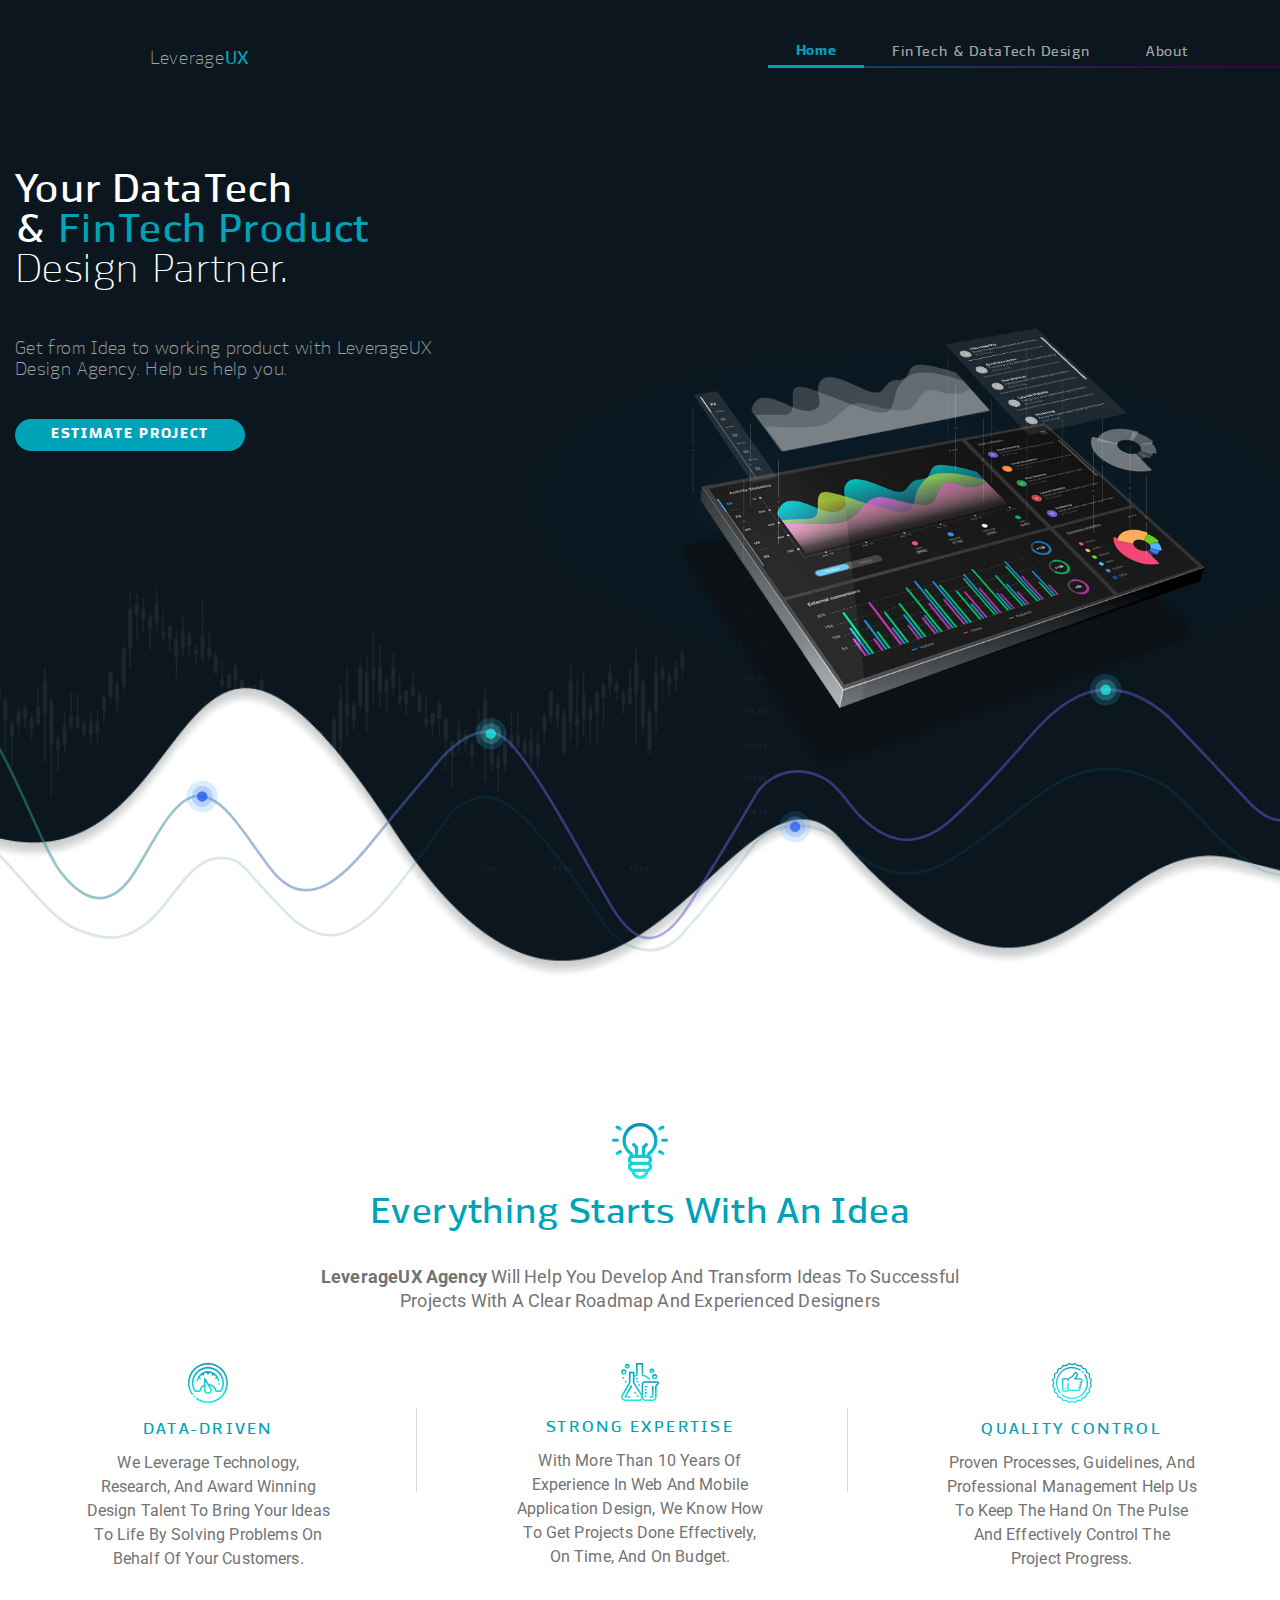
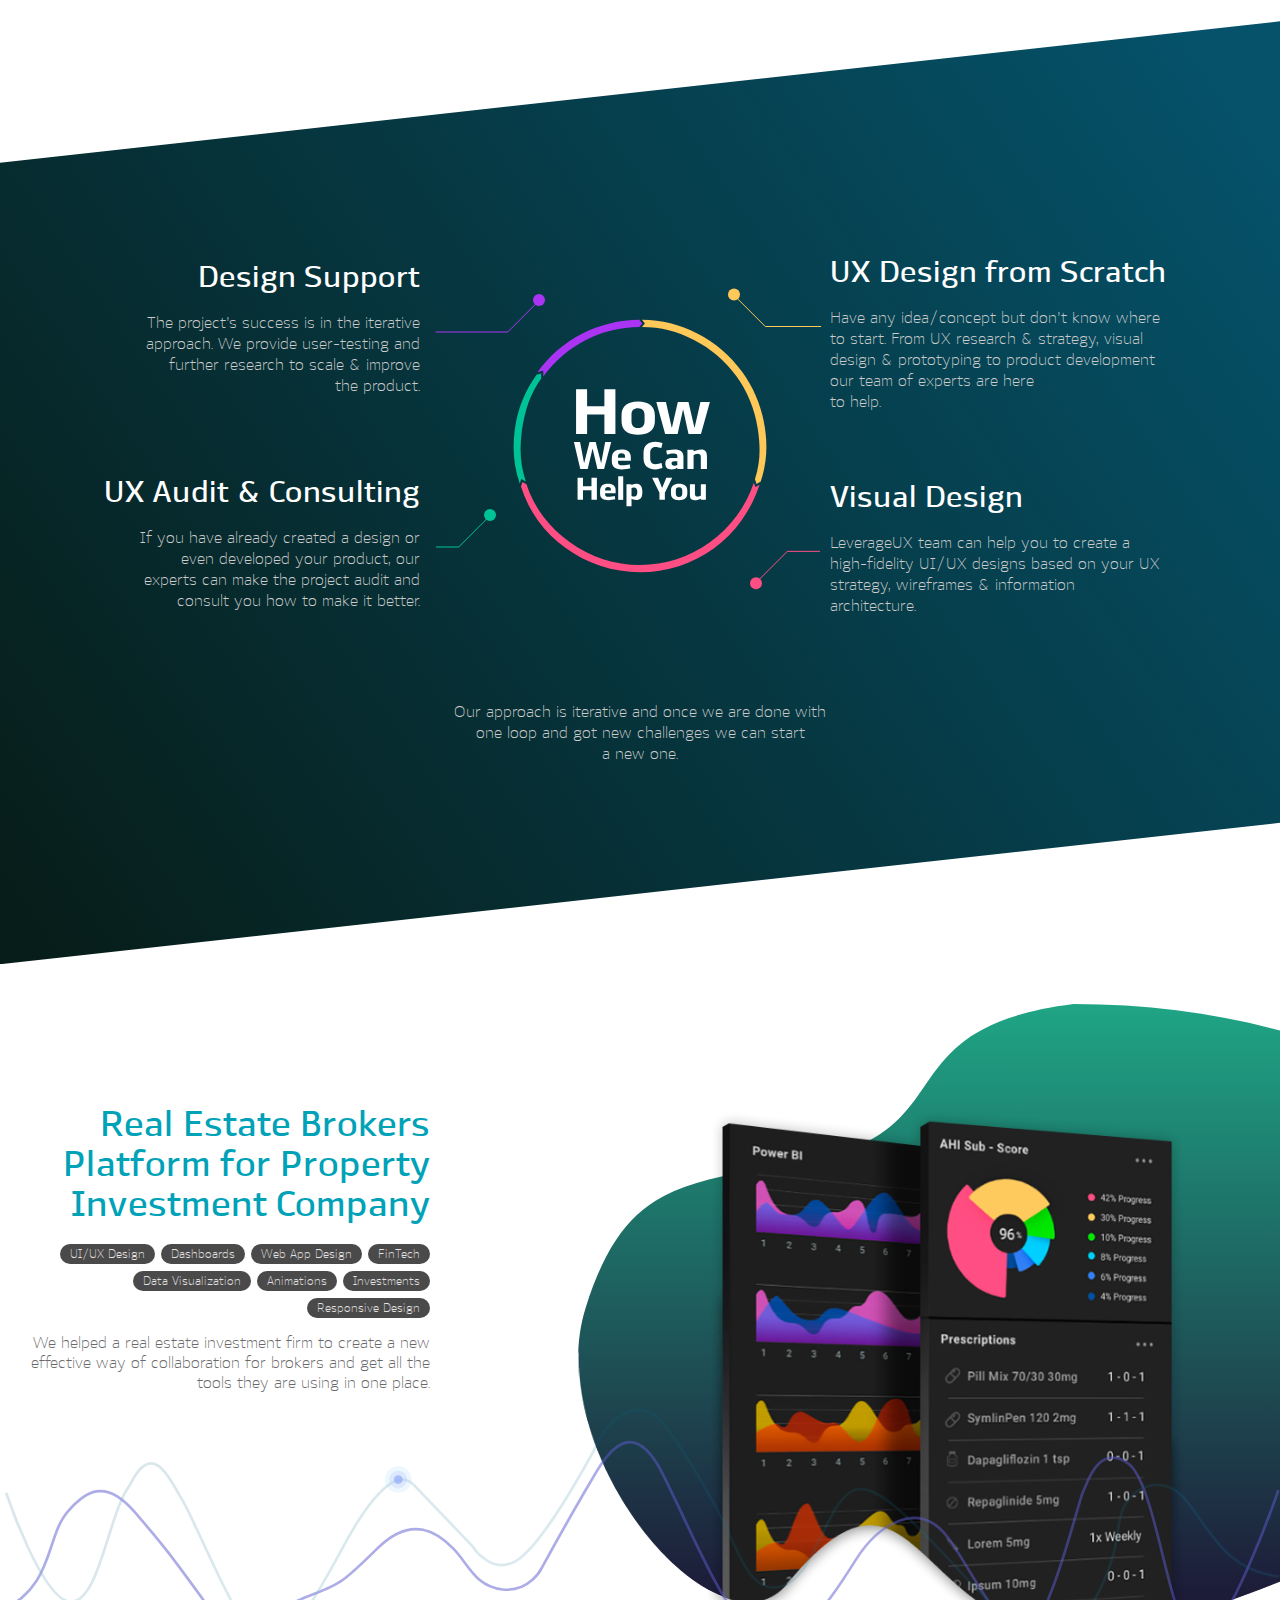
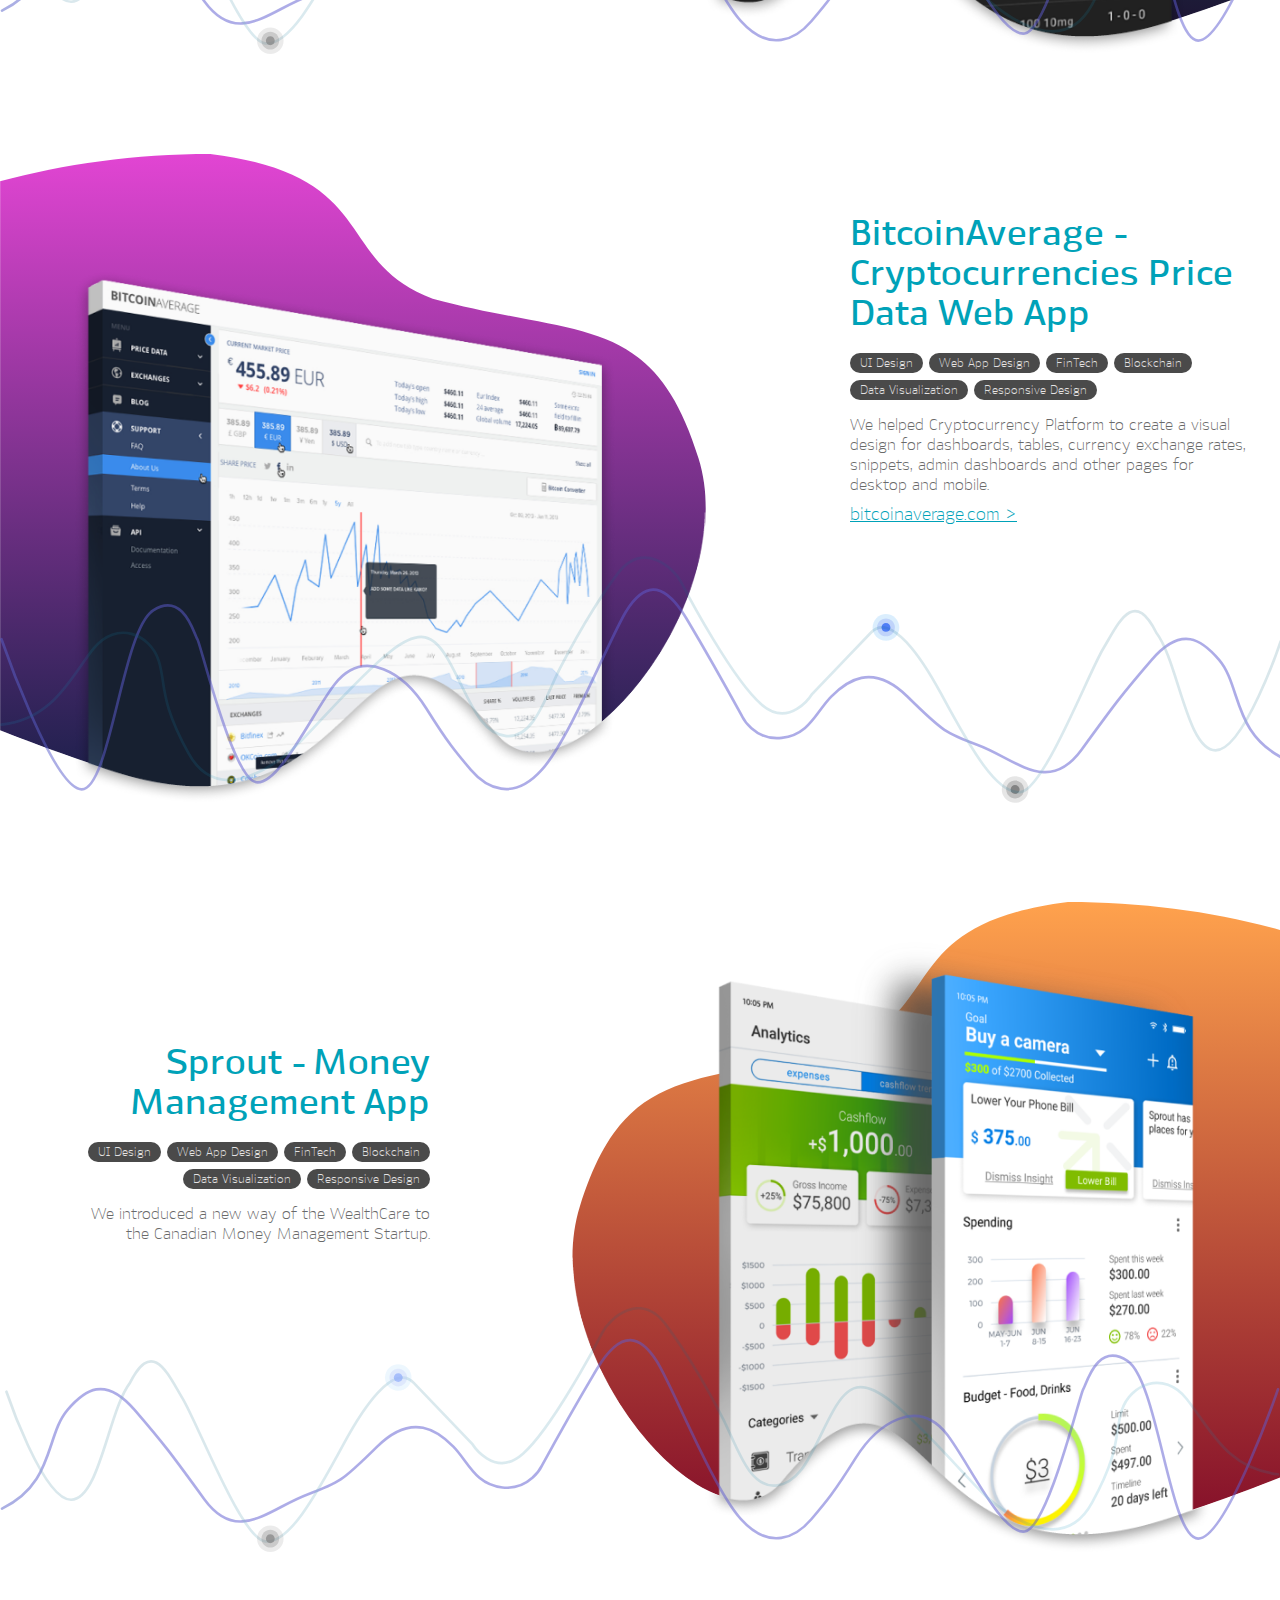
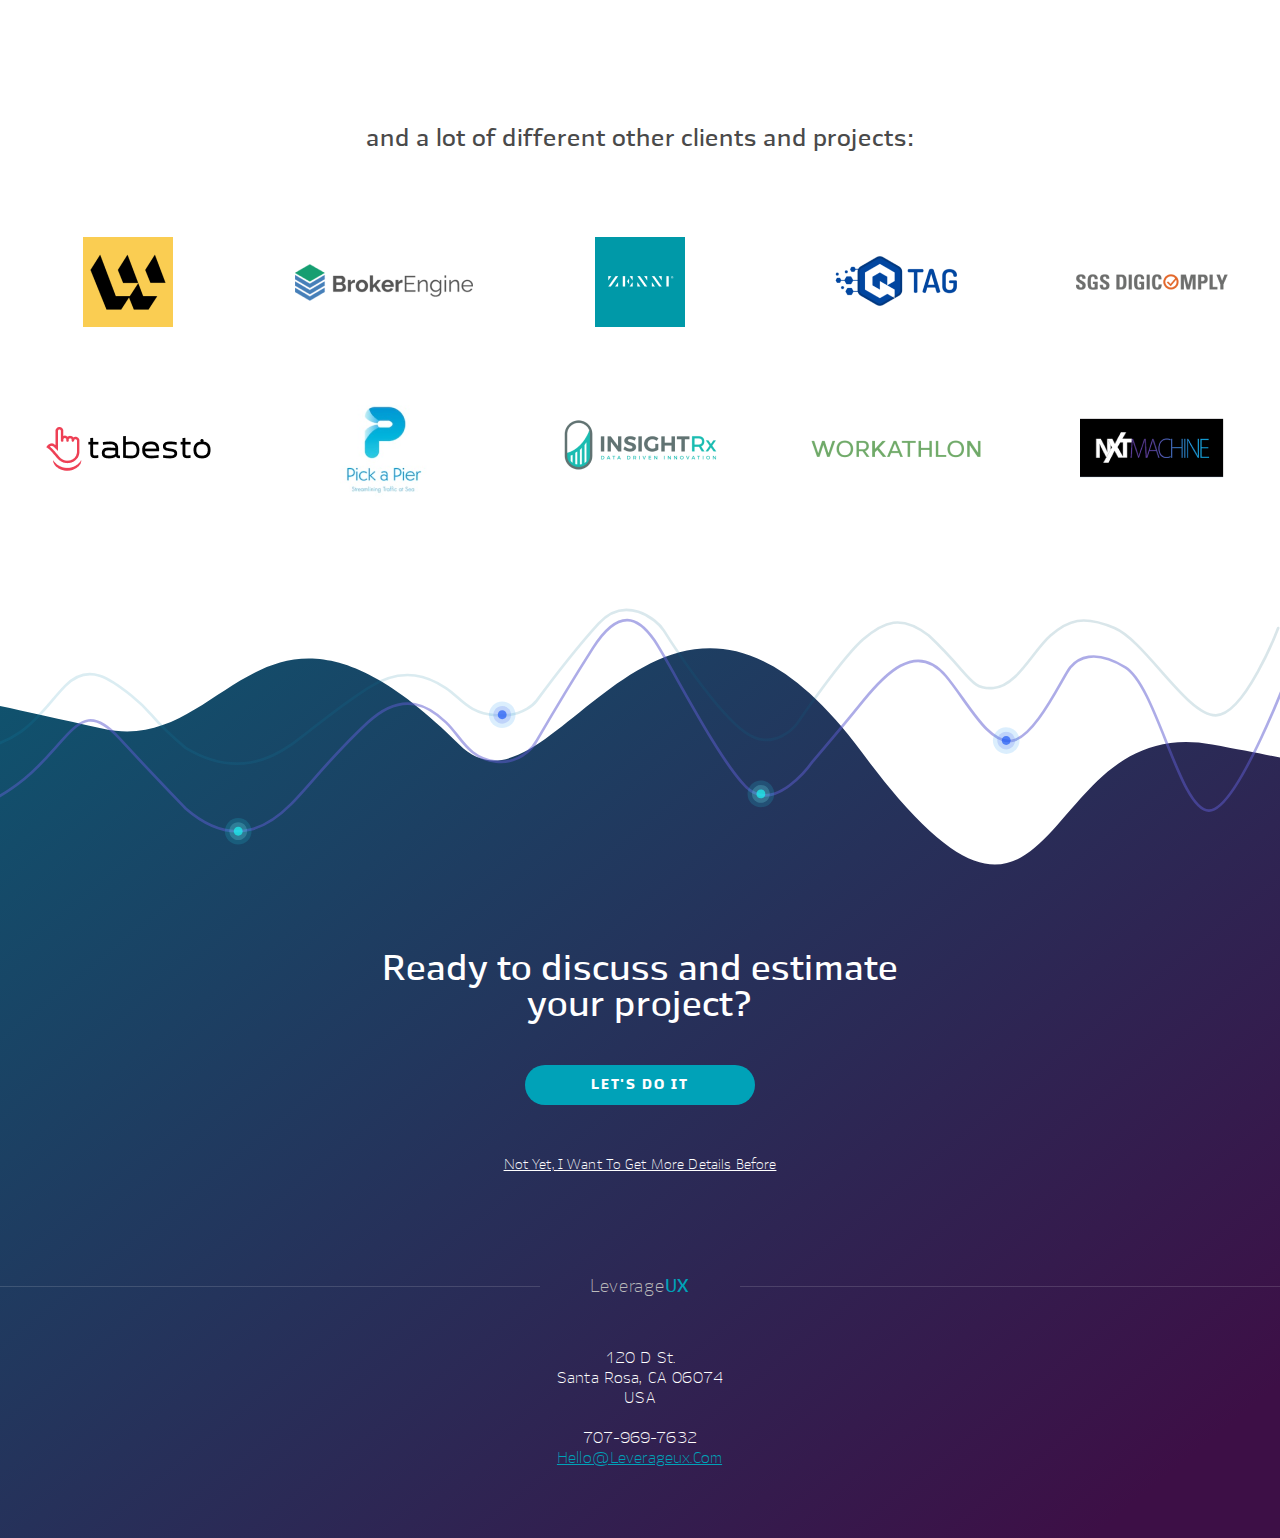
<file: index.html>
<!DOCTYPE html>
<html lang=ru>
	<head>
		<meta charset="UTF-8">
		<meta name="viewport" content="width=device-width, initial-scale=1">
		<meta name="theme-color" content="#0B161E">
		<meta name="description" content="LeverageUX Home">

		<link rel="icon" href="favicon.ico" type="img/favicon.ico" />
		<link rel="stylesheet" href="https://fonts.googleapis.com/css?family=Roboto">
		<link rel="stylesheet" href="css/fonts.css">
		<link rel="stylesheet" href="css/normalize.css">
		<link rel="stylesheet" href="css/global.css">

		<script src="https://ajax.googleapis.com/ajax/libs/jquery/3.4.1/jquery.min.js"></script>
		<script src="js/main.js"></script>
		<script src="js/home.js"></script>
    
		<title>LeverageUX Home</title>
	</head>
	<body class="index__page">
		<header class="header animated">
			<div class="header__container">
			<div class="header__block header__block_logo">
				<a class="header__logo animated" href="./index.html">Leverage<span>UX</span></a>
				<a id="btn_ep" href="./estimate.html" class="btn header__btn_ep">Estimate Project</a>
				<div id="btn_om" class="header__btn_om">
					<span></span><span></span><span></span>
				</div>
			</div>
			<div class="header__block header__block_menu">
	    		<nav id="menu" class="header__menu">
	    			<div class="menu__btn_back">
	    				<svg class="btn__back" width="32" height="20" viewBox="0 0 32 20" xmlns="http://www.w3.org/2000/svg">
							<path d="M1.38527 8.61473H27.2708L21.0941 2.43768C20.553 1.89688 20.553 1.01961 21.0941 0.478895C21.6352 -0.0622196 22.5125 -0.0622196 23.0528 0.478895L31.5942 9.02041C32.1353 9.56121 32.1353 10.4386 31.5942 10.9792L23.0528 19.5211C22.7823 19.7917 22.4279 19.9269 22.0735 19.9269C21.7191 19.9269 21.3646 19.7917 21.0941 19.5211C20.553 18.9803 20.553 18.103 21.0941 17.5624L27.2708 11.385H1.38527C0.620314 11.385 0 10.7648 0 9.99984C0 9.23489 0.620234 8.61473 1.38527 8.61473Z"/>
						</svg>
	    			</div>
	    			<div class="header__menu_link active">
	    				<img class="menu__link_img" src="./img/home.svg" alt="home">
	    				<a href="./index.html">Home</a>
	    				<div class="link__line active"></div>
    				</div>
	    			<div class="header__menu_link">
	    				<img class="menu__link_img link__img_fin" src="./img/fin.svg" alt="fin">
	    				<a href="./design.html">FinTech & DataTech Design</a>
	    				<div class="link__line"></div>
	    			</div>
	    			<div class="header__menu_link">
	    				<img class="menu__link_img" src="./img/about.svg" alt="about">
	    				<a href="./about.html">About</a>
	    				<div class="link__line"></div>
	    			</div>
	    			<!-- <div class="header__menu_link">
	    				<img class="menu__link_img" src="./img/careers.svg" alt="careers">
	    				<a href="#">Careers</a>
	    				<div class="link__line"></div>
	    			</div> -->
	    			<div class="header__menu_line"></div>
	    		</nav>
    		</div>
    		<div class="menu__back"></div>
		</header>
		<main class="content">
				
			<section class="content__section section__main animated">	
				<div class="main__img main__chart"></div>
				<div class="lines__block main__lines"></div>
				<div class="main__img main__tablet"></div>
				<div class="main__img main__tablet_shadow"></div>
				<div class="main__img main__tablet_shadow_lines"></div>

				<div class="main__container">
					<h1 class="main__container_title"><b>Your DataTech<br>& <span>FinTech Product</span></b><br>Design Partner.</h1>
					<p class="main__container_description">Get from Idea to working product with <br class="break">LeverageUX Design Agency. <br class="break">Help us help you.</p>
					<a  href="./estimate.html" id="btn_mn" class="btn header__btn_ep">Estimate Project</a>
				</div>
			</section>

			<section class="content__section section__idea">
				<div class="section__idea_block idea__block_first">
					<img class="idea__block_img idea__img_lamp" src="./img/home/lamp.svg" alt="lamp">
					<h2 class="idea__block_title">Everything Starts<br class="break"> with an Idea</h2>
					<p class="idea__block_description"><b>LeverageUX Agency</b> will help you develop and transform ideas to successful projects with a clear roadmap and experienced designers</p>
				</div>
				<div class="section__idea_block idea__block_second">
					<img class="idea__block_img idea__img_speed" src="./img/home/speedometer.svg" alt="speedometer">
					<h3 class="idea__block_title">Data-Driven</h3>
					<p class="idea__block_description">We leverage technology, research, and award winning design talent to bring your ideas to life by solving problems on behalf of your customers.</p>
				</div>
				<div class="section__idea_block idea__block_third">
					<img class="idea__block_img idea__img_lab" src="./img/home/laboratory.svg" alt="laboratory">
					<h3 class="idea__block_title">Strong Expertise</h3>
					<p class="idea__block_description">With more than 10 years of experience in web and mobile application design, we know how to get projects done effectively, on time, and on budget.</p>
				</div>
				<div class="section__idea_block idea__block_fourth">
					<img class="idea__block_img idea__img_recom" src="./img/home/recommended.svg" alt="recommended">
					<h3 class="idea__block_title">Quality Control</h3>
					<p class="idea__block_description">Proven processes, guidelines, and professional management help us to keep the hand on the pulse and effectively control the project progress.</p>
				</div>
			</section>

			<section class="content__section section__how">
				<div class="section__how_container how__container_first">
					<div class="section__how_block how__block_first">
						<h3 class="how__block_title how__title_purple">Design Support</h3>
						<p class="how__block_description">The project's success is in the iterative approach. We provide user-testing and further research to scale & improve <br>the product.</p>
					</div>
					<div class="section__how_block how__block_second">
						<h3 class="how__block_title how__title_green">UX Audit & Consulting</h3>
						<p class="how__block_description">If you have already created a design or even developed your product, our experts can make the project audit and consult you how to make it better.</p>
					</div>
				</div>
				<div class="section__how_container how__container_second how__svg">
					<svg id="h__round" width="450px" height="450px" viewBox="48.559 7.5 450 450" xmlns="http://www.w3.org/2000/svg">
						<path id="r__yellow" d="M277,14c34.482,0,64.974,8.161,95.697,23.815s57.306,38.358,77.573,66.254
							c20.268,27.896,33.646,60.193,39.04,94.25s3.845,62.887-6.81,95.681l-7.127,4.093L472.5,290
							c10.047-30.921,9.573-57.617,4.487-89.729c-5.086-32.113-17.7-62.565-36.81-88.869c-19.111-26.303-44.175-47.71-73.144-62.47
							C338.064,34.171,309.513,26.5,277,26.5l5-6L277,14z"/>
						<path id="r__pink" d="M480.5,299.5c-14.287,43.875-41.333,82.753-78.681,109.851
							C364.472,436.45,319.505,451.029,273.362,451s-91.092-14.666-128.405-41.811C107.644,382.043,81.731,346.393,67.5,302.5L70,295
							l7,3.5c13.418,41.387,40.115,75.004,75.297,100.6c35.183,25.595,77.565,39.396,121.073,39.424
							c43.508,0.027,85.907-13.72,121.122-39.271S457.029,337.37,470.5,296l3,7.5L480.5,299.5z"/>
						<path id="r__green" d="M65.5,298c-10.987-32.684-13.194-63.381-8.145-97.491
							C62.403,166.399,74.516,137.1,94.5,109l8-2v8.5c-18.843,26.496-28.043,54.673-32.803,86.836C64.936,234.498,65.64,263.182,76,294
							l-8-4.5L65.5,298z"/>
						<path id="r__purple" d="M96.032,104.98c20.112-27.994,46.563-50.83,77.191-66.642s64.563-24.151,99.032-24.335
							L277.5,20.5l-5.179,5.975c-32.5,0.173-64.498,8.036-93.377,22.945s-53.82,36.442-72.783,62.837V102L96.032,104.98z"/>
					</svg>
					<svg id="h__text" width="250px" height="250px" viewBox="148.559 107.5 250 250" xmlns="http://www.w3.org/2000/svg">
						<path d="M190.58,287.2v14.256H176V287.2h-9.288V325H176v-16.416h14.58V325h9.288v-37.8H190.58z"/>
						<path d="M230.491,318.358c-2.646,0.756-7.452,1.404-10.26,1.404c-3.456,0-6.156-0.378-6.156-4.59v-1.674h17.982
							v-5.292c0-8.37-6.372-10.746-13.23-10.746c-9.18,0-13.446,4.212-13.446,12.69v4.428c0,8.802,6.858,10.962,13.878,10.962
							c4.59,0,8.694-0.648,12.096-1.458L230.491,318.358z M214.075,308.152c0-4.158,1.458-5.346,4.752-5.346s5.184,1.026,5.184,4.968
							v1.296h-9.936V308.152z"/>
						<path d="M245.101,325v-40.5h-8.64V325H245.101z"/>
						<path d="M259.34,335.8v-12.636c1.944,0.81,4.104,2.052,8.154,2.052c6.804,0,10.476-3.564,10.476-13.716
							c0-10.314-3.834-14.256-10.476-14.256c-4.05,0-6.804,1.728-8.154,2.592V298h-8.64v37.8H259.34z M263.12,303.562
							c3.348,0,6.156,1.566,6.156,7.938c0,6.264-2.646,7.884-5.454,7.884c-1.944,0-3.402-0.594-4.482-1.026v-13.716
							C260.204,304.21,261.446,303.562,263.12,303.562z"/>
						<path d="M307.316,312.688V325h9.288v-12.366L329.24,287.2h-10.206l-7.182,17.55l-6.966-17.55H294.68
							L307.316,312.688z"/>
						<path d="M327.084,314.038c0,7.452,4.86,11.556,13.878,11.556s14.202-4.104,14.202-11.556v-5.022
							c0-7.452-5.184-11.502-14.202-11.502s-13.878,4.05-13.878,11.502V314.038z M335.454,308.368c0-3.294,1.836-5.184,5.508-5.184
							c4.104,0,5.508,2.43,5.508,5.94v4.806c0,3.51-1.404,5.94-5.508,5.94c-4.05,0-5.508-2.376-5.508-5.94V308.368z"/>
						<path d="M359.596,298v19.44c0,4.698,2.322,8.1,7.668,8.1c4.482,0,8.694-1.512,11.124-2.646V325h8.64v-27h-8.64
							v19.44c-1.188,0.918-3.456,1.944-5.886,1.944c-2.592,0-4.266-1.188-4.266-4.752V298H359.596z"/>
						<path d="M212.758,135v29.04h-29.7V135h-18.92v77h18.92v-33.44h29.7V212h18.92v-77H212.758z"/>
						<path d="M242.248,189.67c0,15.18,9.9,23.54,28.27,23.54c18.37,0,28.93-8.36,28.93-23.54v-10.23
							c0-15.18-10.56-23.43-28.93-23.43s-28.27,8.25-28.27,23.43V189.67z M259.298,178.12c0-6.71,3.74-10.56,11.22-10.56
							c8.36,0,11.22,4.95,11.22,12.1v9.79c0,7.15-2.86,12.1-11.22,12.1c-8.25,0-11.22-4.84-11.22-12.1V178.12z"/>
						<path d="M317.108,212h21.34l9.46-42.46l9.35,42.46h21.34l15.29-55h-16.17l-10.01,43.78h-0.44L357.148,157h-18.26
							l-10.12,43.67h-0.44l-9.9-43.67h-16.5L317.108,212z"/>
						<path d="M171.339,272h12.804l8.316-35.112L200.841,272h11.418l12.21-46.2h-10.362l-6.93,36.234l-9.372-36.234
							h-10.56l-9.306,36.366l-6.996-36.366h-10.494L171.339,272z"/>
						<path d="M256.213,263.882c-3.234,0.924-9.108,1.716-12.54,1.716c-4.224,0-7.524-0.462-7.524-5.61v-2.046h21.978
							v-6.468c0-10.23-7.788-13.134-16.17-13.134c-11.22,0-16.434,5.148-16.434,15.51v5.412c0,10.758,8.382,13.398,16.962,13.398
							c5.61,0,10.626-0.792,14.784-1.782L256.213,263.882z M236.149,251.408c0-5.082,1.782-6.534,5.808-6.534s6.336,1.254,6.336,6.072
							v1.584h-12.144V251.408z"/>
						<path d="M310.943,261.836c-1.914,0.66-7.722,1.914-10.692,1.914c-6.468,0-8.845-4.818-8.845-10.23v-9.24
							c0-5.808,2.839-10.23,8.845-10.23c2.97,0,8.382,1.254,10.296,1.914l1.98-8.58c-1.914-0.594-7.788-2.244-12.276-2.244
							c-11.748,0-20.263,5.742-20.263,19.008v9.504c0,13.332,8.449,19.008,20.263,19.008c4.488,0,10.362-1.65,12.276-2.244
							L310.943,261.836z"/>
						<path d="M320.205,247.184c2.772-0.594,8.382-1.65,12.078-1.65c4.422,0,5.742,1.386,5.742,4.818v2.904h-8.25
							c-7.92,0-12.342,2.508-12.342,9.24c0,7.062,3.63,10.164,10.56,10.164c4.356,0,7.986-1.452,9.966-2.904V272h10.56v-21.318
							c0-8.646-5.082-12.342-15.708-12.342c-5.742,0-11.418,1.452-13.794,2.046L320.205,247.184z M333.141,266.324
							c-3.564,0-5.082-1.122-5.082-4.026c0-1.914,1.518-3.564,4.686-3.564h5.214v6.27C336.903,265.466,334.725,266.324,333.141,266.324z"
							/>
						<path d="M388.884,272v-21.318c0-8.382-2.64-12.342-9.9-12.342c-4.686,0-10.164,1.782-13.068,3.234V239h-10.56v33
							h10.56v-23.76c1.386-1.056,4.092-2.376,6.732-2.376c4.026,0,5.676,1.452,5.676,5.808V272H388.884z"/>
					</svg>
				</div>
				<div class="section__how_container how__container_third">
					<div class="section__how_block how__block_third">
						<h3 class="how__block_title how__title_yellow">UX Design from Scratch</h3>
						<p class="how__block_description">Have any idea/concept but don't know where to start. From UX research & strategy, visual design & prototyping to product development our team of experts are here <br>to help.</p>
					</div>
					<div class="section__how_block how__block_fourth">
						<h3 class="how__block_title how__title_pink">Visual Design</h3>
						<p class="how__block_description">LeverageUX team can help you to create a high-fidelity UI/UX designs based on your UX strategy, wireframes & information architecture.</p>
					</div>
				</div>
				<div class="section__how_container how__container_fourth">
					<p class="how__block_description">Our approach is iterative and once we are done with one loop and got new challenges we can start <br>a new one.</p>
				</div>
			</section>

			<section class="content__section section__board section__real">
				<div class="section__container section__container_img real__container_img">
					<div class="img__block img__board real__board"></div>
					<div class="img__block img__gradient real__gradient"></div>
					<div class="img__block img__lower real__lower"></div>
				</div>
				<div class="section__container section__container_text real__container_text">
					<h3 class="section__title">Real Estate Brokers Platform for Property Investment Company</h3>
					<div class="section__block">
						<span class="pt_1">UI/UX Design</span>
						<span class="pt_2">Dashboards</span>
						<span class="pt_3">Web App Design</span>
						<span class="pt_4">FinTech</span>
						<span class="pt_5">Data Visualization</span>
						<span class="pt_6">Animations</span>
						<span class="pt_7">Investments</span>
						<span class="pt_8">Responsive Design</span>
					</div>
					<p class="section__description">We helped a real estate investment firm to create a new effective way of collaboration for brokers and get all the tools they are using in one place.</p>					
				</div>
				<div class="img__block img__lines real__lines"></div>
			</section>

			<section class="content__section section__board section__crypt">
				<div class="section__container section__container_img crypt__container_img">
					<div class="img__block img__board crypt__board"></div>
					<div class="img__block img__gradient crypt__gradient"></div>
					<div class="img__block img__lower crypt__lower"></div>
				</div>
				<div class="section__container section__container_text crypt__container_text">
					<h3 class="section__title">BitcoinAverage - Cryptocurrencies Price Data Web App</h3>
					<div class="section__block">
						<span class="pt_1">UI Design</span>
						<span class="pt_2">Web App Design</span>
						<span class="pt_3">FinTech</span>
						<span class="pt_4">Blockchain</span>
						<span class="pt_5">Data Visualization</span>
						<span class="pt_6">Responsive Design</span>
					</div>
					<p class="section__description">We helped Cryptocurrency Platform to create a visual design for dashboards, tables, currency exchange rates, snippets, admin dashboards and other pages for desktop and mobile.</p>
					<p class="section__description"><a href="https://bitcoinaverage.com/">bitcoinaverage.com ></a></p>
				</div>
				<div class="img__block img__lines crypt__lines"></div>
			</section>

			<section class="content__section section__board section__money">
				<div class="section__container section__container_img money__container_img">
					<div class="img__block img__board money__board"></div>
					<div class="img__block img__gradient money__gradient"></div>
					<div class="img__block img__lower money__lower"></div>
				</div>
				<div class="section__container section__container_text money__container_text">
					<h3 class="section__title">Sprout - Money<br class="break"> Management App</h3>
					<div class="section__block">
						<span class="pt_1">UI Design</span>
						<span class="pt_2">Web App Design</span>
						<span class="pt_3">FinTech</span>
						<span class="pt_4">Blockchain</span>
						<span class="pt_5">Data Visualization</span>
						<span class="pt_6">Responsive Design</span>
					</div>
					<p class="section__description">We introduced a new way of the WealthCare to the Canadian Money Management Startup.</p>
				</div>
				<div class="img__block img__lines money__lines"></div>
			</section>

			<section class="content__section section__projects">
				<h3 class="section__title">and a lot of different other clients and projects:</h3>
				<div class="section__block">
					<div class="pr pr_1"><img src="./img/home/pr_1.png" alt="pr_1"></div>
					<div class="pr pr_2"><img src="./img/home/pr_2.png" alt="pr_2"></div>
					<div class="pr pr_3"><img src="./img/home/pr_3.png" alt="pr_3"></div>
					<div class="pr pr_4"><img src="./img/home/pr_4.png" alt="pr_4"></div>
					<div class="pr pr_5"><img src="./img/home/pr_5.png" alt="pr_5"></div>
					<div class="pr pr_6"><img src="./img/home/pr_6.png" alt="pr_6"></div>
					<div class="pr pr_7"><img src="./img/home/pr_7.png" alt="pr_7"></div>
					<div class="pr pr_8"><img src="./img/home/pr_8.png" alt="pr_8"></div>
					<div class="pr pr_9"><img src="./img/home/pr_9.png" alt="pr_9"></div>
					<div class="pr pr_10"><img src="./img/home/pr_10.png" alt="pr_10"></div>
				</div>
			</section>

		</main>

		<footer class="footer">
			<div class="lines__block footer__lines"></div>
			<div class="footer__block footer__block_first">
				<h3 class="footer__title">Ready to discuss and estimate your project?</h3>
				<a href="./estimate.html" id="btn_fr" class="btn footer__btn">Let's do it</a>
				<p id="popOp" class="footer__link">Not yet, I want to get more details before</p>
			</div>
			<div class="footer__block footer__block_second">
				<div class="footer__block_logo">
					<div class="footer__line footer__line_left"></div>
					<a class="footer__logo" href="./index.html">Leverage<span>UX</span></a>
					<div class="footer__line footer__line_right"></div>
				</div>
				<div class="footer__contacts">
					<p>120 D St.</p>
					<p>Santa Rosa, CA 06074</p>
					<p>USA</p>

					<p class="p__last">707-969-7632</p>
					<a href="mailto:hello@leverageux.com">Hello@Leverageux.Com</a>
				</div>
			</div>
			<div id="regModal" class="modal">
				<div class="modal-content">
					<span class="close">
						<svg xml:space="preserve" enable-background="new 0 0 15 15" height="15px" id="cross" version="1.1" viewBox="0 0 15 15" width="15px" x="0px" xmlns="http://www.w3.org/2000/svg" y="0px">
							<path d="M5.792,7.499L0,0.707l0.708-0.706L7.497,5.79L7.5,5.793L14.293,0L15,0.707L9.207,7.5l0.001,0.001L15,14.293
							l-0.708,0.706L7.503,9.21L7.5,9.207L0.707,15L0,14.293L5.792,7.499L5.792,7.499z"/>
						</svg>
					</span>
					<div class="form">
						<div class="form__block">
							<input type="text" id="nameFooter" name="user_name" placeholder="Name" autofocus>
							<input type="email" id="emailFooter" name="email" placeholder="Email">
							<textarea id="descrFooter" name="description" placeholder="Give us a short description of the info you want us to provide. Thanks"></textarea>
							<button class="btn btn_send" id="formBtnFooter">Let's do it</button>
						</div>
						<div class="send__message">Thanks, your letter sent.</div>
						<div class="notsend__message">Sorry, your letter not sent.</div>
					</div>
				</div>
				<div class="modal__back"></div>
			</div>
		</footer>
		<a href="#" class="scrollup"></span></a>
	</body>
	
</html>
</file>
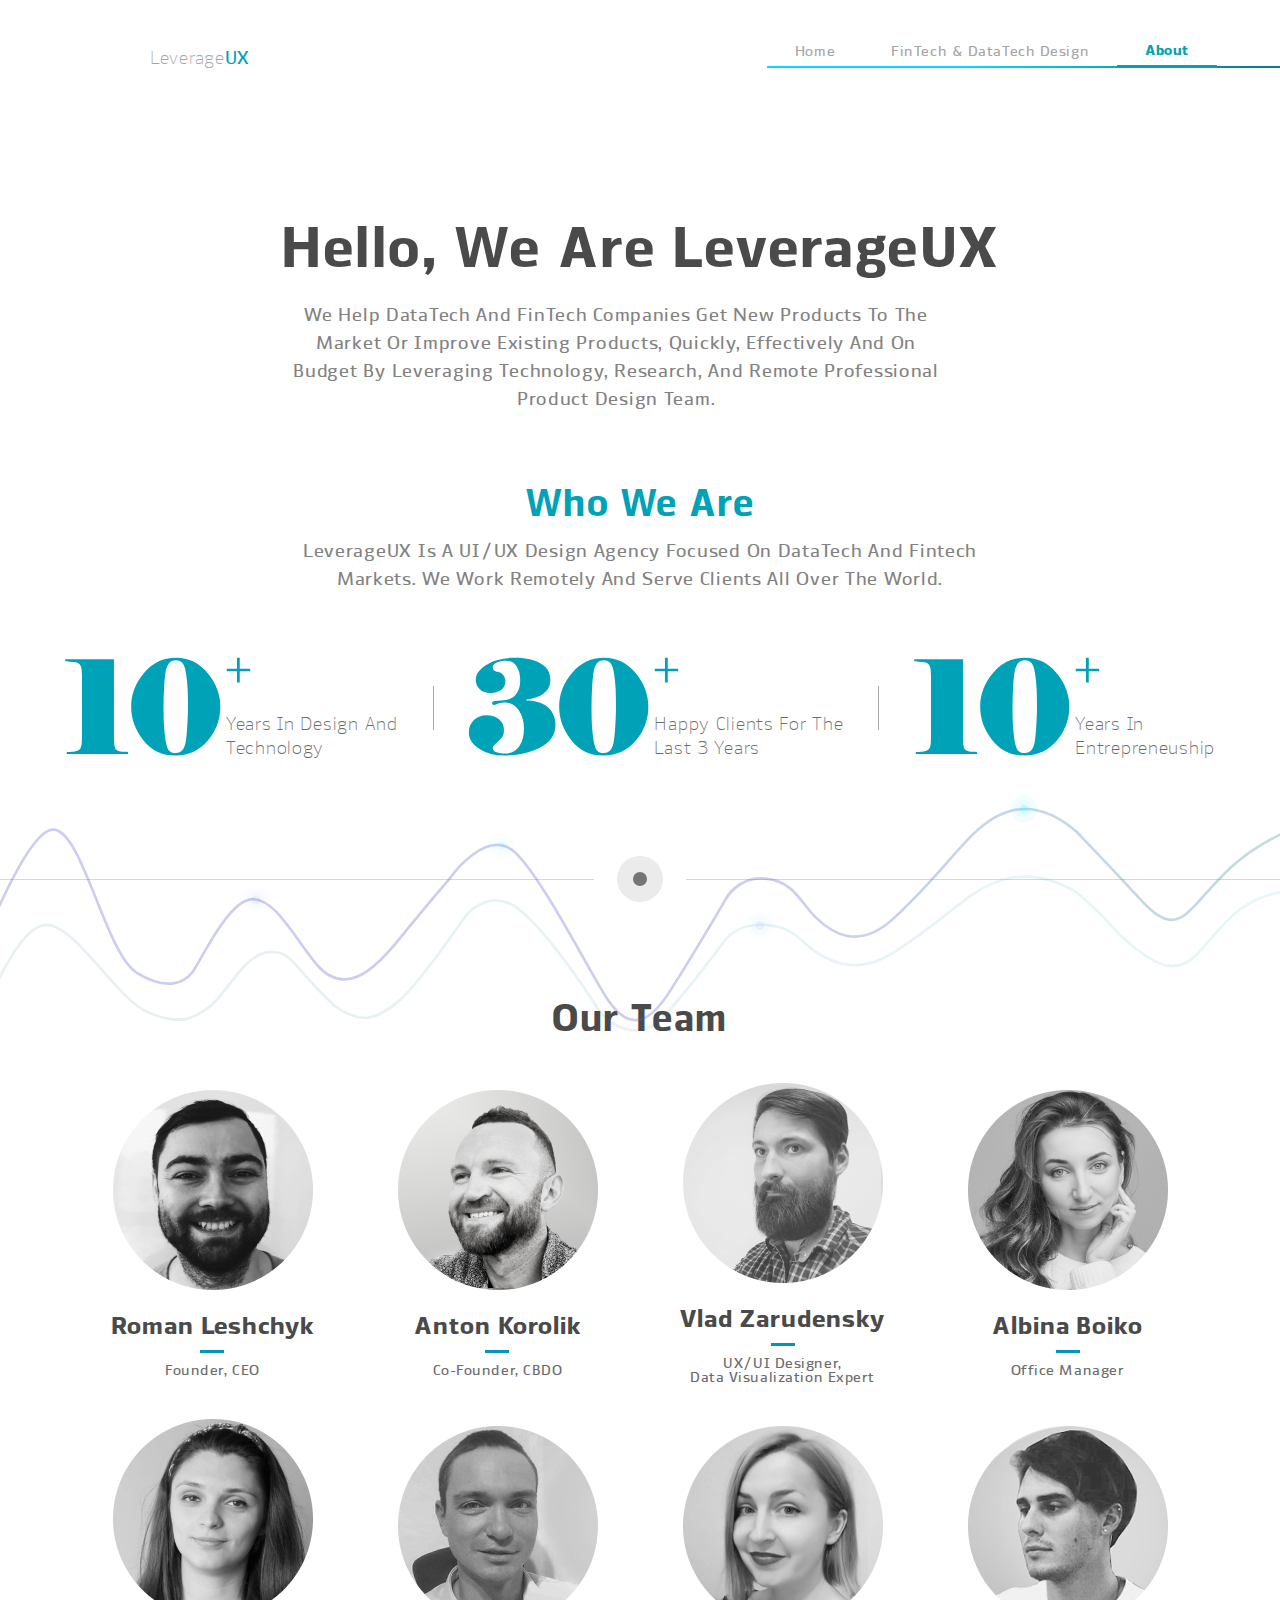
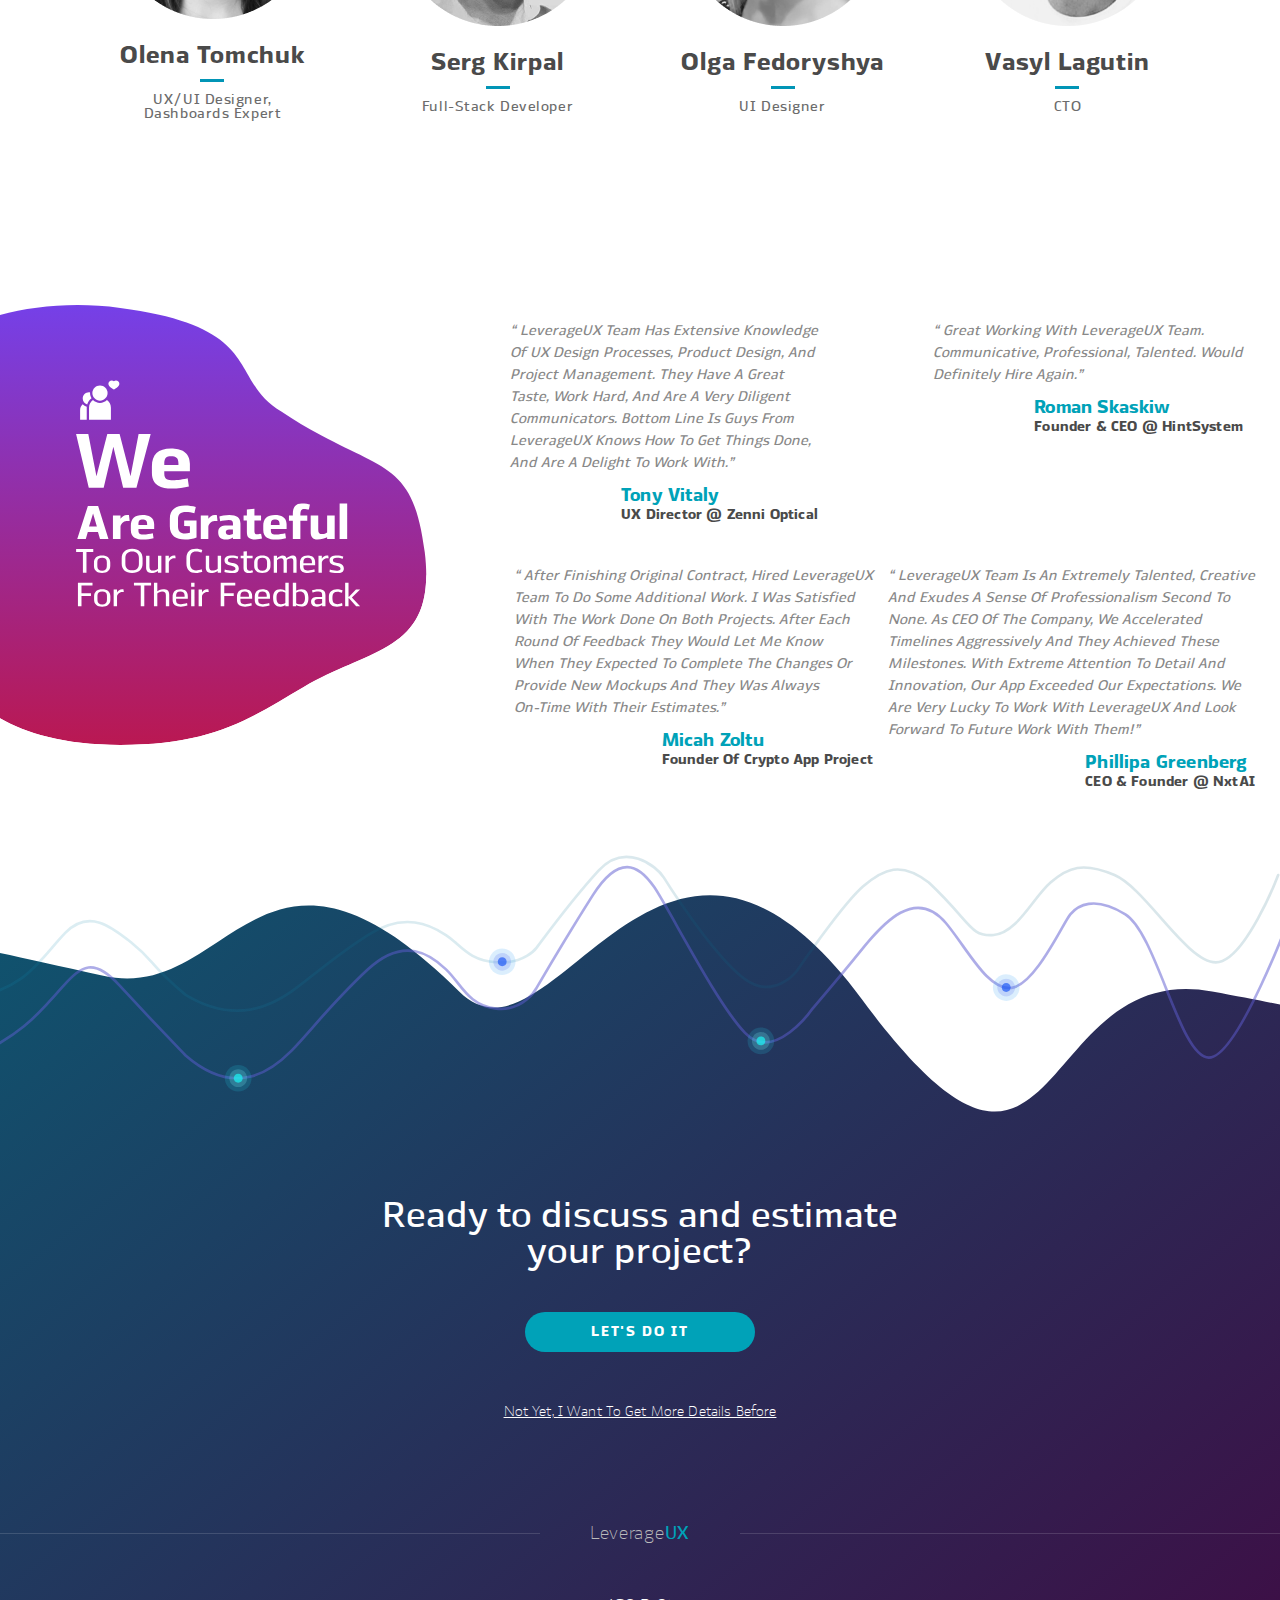
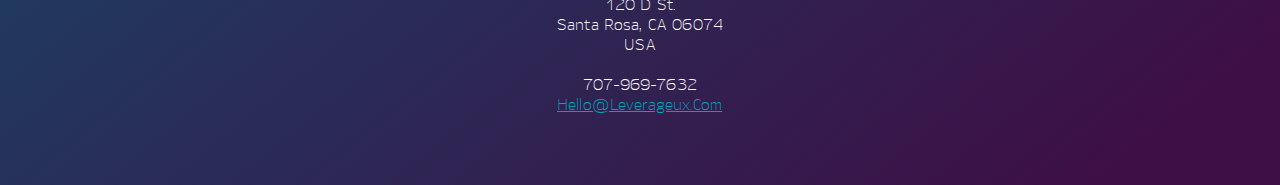
<file: about.html>
<!DOCTYPE html>
<html lang=ru>
	<head>
		<meta charset="UTF-8">
		<meta name="viewport" content="width=device-width, initial-scale=1">
		<meta name="theme-color" content="#FFFFFF">
		<meta name="description" content="About">

		<link rel="icon" href="favicon.ico" type="img/favicon.ico" />
		<link rel="stylesheet" href="https://fonts.googleapis.com/css?family=Roboto">
		<link rel="stylesheet" href="css/fonts.css">
		<link rel="stylesheet" href="css/normalize.css">
		<link rel="stylesheet" href="css/global.css">
		<link rel="stylesheet" href="css/about.css">
		<link rel="stylesheet" href="css/design.css">

		<script src="https://ajax.googleapis.com/ajax/libs/jquery/3.4.1/jquery.min.js"></script>
		<script src="js/main.js"></script>
		<script src="js/about.js"></script>

		<title>About</title>
	</head>
	<body class="about__page">
		<header class="header">
			<div class="header__container">
			<div class="header__block header__block_logo">
				<a class="header__logo animated" href="./index.html">Leverage<span>UX</span></a>
				<a id="btn_ep" href="./estimate.html" class="btn header__btn_ep">Estimate Project</a>
				<div id="btn_om" class="header__btn_om">
					<span></span><span></span><span></span>
				</div>
			</div>
			<div class="header__block header__block_menu">
	    		<nav id="menu" class="header__menu">
	    			<div class="menu__btn_back">
	    				<svg class="btn__back" width="32" height="20" viewBox="0 0 32 20" xmlns="http://www.w3.org/2000/svg">
							<path d="M1.38527 8.61473H27.2708L21.0941 2.43768C20.553 1.89688 20.553 1.01961 21.0941 0.478895C21.6352 -0.0622196 22.5125 -0.0622196 23.0528 0.478895L31.5942 9.02041C32.1353 9.56121 32.1353 10.4386 31.5942 10.9792L23.0528 19.5211C22.7823 19.7917 22.4279 19.9269 22.0735 19.9269C21.7191 19.9269 21.3646 19.7917 21.0941 19.5211C20.553 18.9803 20.553 18.103 21.0941 17.5624L27.2708 11.385H1.38527C0.620314 11.385 0 10.7648 0 9.99984C0 9.23489 0.620234 8.61473 1.38527 8.61473Z"/>
						</svg>
	    			</div>
	    			<div class="header__menu_link">
	    				<img class="menu__link_img" src="./img/home.svg" alt="home">
	    				<a href="./index.html">Home</a>
	    				<div class="link__line"></div>
    				</div>
	    			<div class="header__menu_link">
	    				<img class="menu__link_img link__img_fin" src="./img/fin.svg" alt="fin">
	    				<a href="./design.html">FinTech & DataTech Design</a>
	    				<div class="link__line"></div>
	    			</div>
	    			<div class="header__menu_link active">
	    				<img class="menu__link_img" src="./img/about.svg" alt="about">
	    				<a href="./about.html">About</a>
	    				<div class="link__line active"></div>
	    			</div>
	    			<!-- <div class="header__menu_link">
	    				<img class="menu__link_img" src="./img/careers.svg" alt="careers">
	    				<a href="#">Careers</a>
	    				<div class="link__line"></div>
	    			</div> -->
	    			<div class="header__menu_line"></div>
	    		</nav>
    		</div>
    		<div class="menu__back"></div>
		</header>
		<main class="content">	
			<section class="content__section section__about" >
				<div class="section__about_first">
					<h1 class="about__container_title">Hello, we are LeverageUX</h1>
					<p class="about__container_description">We Help DataTech And FinTech Companies Get New Products To The Market or Improve Existing Products, Quickly, Effectively And On Budget By Leveraging Technology, Research, And Remote Professional Product Design Team.</p>
				</div>
				<div class="section__about_second">
					<h2 class="about__container_title title__second">Who We Are</h2>
					<p class="about__container_description descr__second">LeverageUX is a UI/UX Design Agency focused on DataTech and Fintech Markets. We work remotely and serve clients all over the world.</p>
				</div>
				<div class="section__about_third">
					<div class="about__container_block">
						<div class="about__container_number">
							<img class="number_10" src="./img/about/10.svg" alt="10">
						</div>
						<p class="about__container_descr">Years in Design and<br>Technology</p>
					</div>
					<div class="about__container_line"></div>
					<div class="about__container_block">
						<div class="about__container_number">
							<img class="number_30" src="./img/about/30.svg" alt="30">
						</div>
						<p class="about__container_descr">Happy Clients for the<br>last 3 years</p>
					</div>
					<div class="about__container_line"></div>
					<div class="about__container_block">
						<div class="about__container_number">
							<img class="number_10" src="./img/about/10.svg" alt="10">
						</div>
						<p class="about__container_descr">Years in<br>Entrepreneuship</p>
					</div>
				</div>
				<div class="about__container about__container_fourth">
					<div class="about__line about__line_left"></div>
					<div class="about__ellipse"></div>
					<div class="about__line about__line_right"></div>
				</div>
				<div class="about__lines"></div>
			</section>

			<section class="content__section section__team" >
				<h2 class="title__container">Our team</h2>
				<div class="team__container">
					<div class="persone__block persone_1">
						<img class="persone_photo" src="./img/about/photo_1.png" alt="photo_1">
						<p class="persone__name">Roman Leshchyk</p>
						<span class="persone__position">Founder, CEO</span>
					</div>
					<div class="persone__block persone_2">
						<img class="persone_photo" src="./img/about/photo_2.png" alt="photo_2">
						<p class="persone__name">Anton Korolik</p>
						<span class="persone__position">Co-Founder, CBDO</span>
					</div>
					<div class="persone__block persone_3">
						<img class="persone_photo" src="./img/about/photo_3.png" alt="photo_3">
						<p class="persone__name">Vlad Zarudensky</p>
						<span class="persone__position">UX/UI Designer,<br>Data Visualization Expert</span>
					</div>
					<div class="persone__block persone_4">
						<img class="persone_photo" src="./img/about/photo_4.png" alt="photo_4">
						<p class="persone__name">Albina Boiko</p>
						<span class="persone__position">Office Manager</span>
					</div>
					<div class="persone__block persone_5">
						<img class="persone_photo" src="./img/about/photo_5.png" alt="photo_5">
						<p class="persone__name">Olena Tomchuk</p>
						<span class="persone__position">UX/UI Designer,<br>Dashboards Expert</span>
					</div>
					<div class="persone__block persone_6">
						<img class="persone_photo" src="./img/about/photo_6.png" alt="photo_6">
						<p class="persone__name">Serg Kirpal</p>
						<span class="persone__position">Full-Stack Developer</span>
					</div>
					<div class="persone__block persone_7">
						<img class="persone_photo" src="./img/about/photo_7.png" alt="photo_7">
						<p class="persone__name">Olga Fedoryshya</p>
						<span class="persone__position">UI Designer</span>
					</div>
					<div class="persone__block persone_8">
						<img class="persone_photo" src="./img/about/photo_8.png" alt="photo_8">
						<p class="persone__name">Vasyl Lagutin</p>
						<span class="persone__position">CTO</span>
					</div>
				</div>
				</div>
			</section>

			<section class="content__section section__reviews">
				<div class="reviews__container_img">
					<div class="img__block reviews__text"></div>
					<div class="img__block reviews__gradient"></div>
					<div class="img__block reviews__lower"></div>
				</div>
				<div class="reviews__container_text">
					<div class="review__block review_1">
						<p class="review__block_descr">“ LeverageUX Team has extensive knowledge<br>of UX Design processes, Product design, and<br>Project management. They have a great<br>Taste, work hard, and are a very diligent<br>communicators. Bottom line is guys from<br>LeverageUX knows how to get things done,<br>and Are a delight to work with.”</p>
						<div class="review__block_name">Tony Vitaly<br><span>UX Director @ Zenni Optical</span></div>
					</div>
					<div class="review__block review_2">
						<p class="review__block_descr">“ Great working with LeverageUX team.<br>Communicative, professional, talented. Would<br>definitely hire again.”</p>
						<div class="review__block_name">Roman Skaskiw<br><span>Founder & CEO @ HintSystem</span></div>
					</div>
					<div class="review__block review_3">
						<p class="review__block_descr">“ After finishing original contract, hired LeverageUX<br>Team to do some additional work. I was satisfied<br>with the work done on both projects. After each<br>round of feedback They would let me know<br>when they expected to complete the changes or<br>provide new mockups and They was always<br>on-time with Their estimates.”</p>
						<div class="review__block_name">Micah Zoltu<br><span>Founder of Crypto App Project</span></div>
					</div>
					<div class="review__block review_4">
						<p class="review__block_descr">“ LeverageUX team is an extremely talented, creative<br>and exudes a sense of professionalism second to<br>none. As CEO of the company, we accelerated<br>timelines aggressively and they achieved these<br>milestones. With extreme attention to detail and<br>innovation, our app exceeded our expectations. We<br>are very lucky to work with LeverageUX and look<br>forward to future work with Them!”</p>
						<div class="review__block_name">Phillipa Greenberg<br><span>CEO & Founder @ NxtAI</span></div>
					</div>
				</div>
			</section>
		</main>

		<footer class="footer">
			<div class="lines__block footer__lines"></div>
			<div class="footer__block footer__block_first">
				<h3 class="footer__title">Ready to discuss and estimate your project?</h3>
				<a href="./estimate.html" id="btn_fr" class="btn footer__btn">Let's do it</a>
				<p id="popOp" class="footer__link">Not yet, I want to get more details before</p>
			</div>
			<div class="footer__block footer__block_second">
				<div class="footer__block_logo">
					<div class="footer__line footer__line_left"></div>
					<a class="footer__logo" href="./index.html">Leverage<span>UX</span></a>
					<div class="footer__line footer__line_right"></div>
				</div>
				<div class="footer__contacts">
					<p>120 D St.</p>
					<p>Santa Rosa, CA 06074</p>
					<p>USA</p>

					<p class="p__last">707-969-7632</p>
					<a href="mailto:hello@leverageux.com">Hello@Leverageux.Com</a>
				</div>
			</div>
			<div id="regModal" class="modal">
				<div class="modal-content">
					<span class="close">
						<svg xml:space="preserve" enable-background="new 0 0 15 15" height="15px" id="cross" version="1.1" viewBox="0 0 15 15" width="15px" x="0px" xmlns="http://www.w3.org/2000/svg" y="0px">
							<path d="M5.792,7.499L0,0.707l0.708-0.706L7.497,5.79L7.5,5.793L14.293,0L15,0.707L9.207,7.5l0.001,0.001L15,14.293
							l-0.708,0.706L7.503,9.21L7.5,9.207L0.707,15L0,14.293L5.792,7.499L5.792,7.499z"/>
						</svg>
					</span>
					<div class="form">
						<div class="form__block">
							<input type="text" id="nameFooter" name="user_name" placeholder="Name" autofocus>
							<input type="email" id="emailFooter" name="email" placeholder="Email">
							<textarea id="descrFooter" name="description" placeholder="Give us a short description of the info you want us to provide. Thanks"></textarea>
							<button class="btn btn_send" id="formBtnFooter">Let's do it</button>
						</div>
						<div class="send__message">Thanks, your letter sent.</div>
						<div class="notsend__message">Sorry, your letter not sent.</div>
					</div>
				</div>
				<div class="modal__back"></div>
			</div>
		</footer>
		<a href="#" class="scrollup"></span></a>
	</body>
	
</html>
</file>
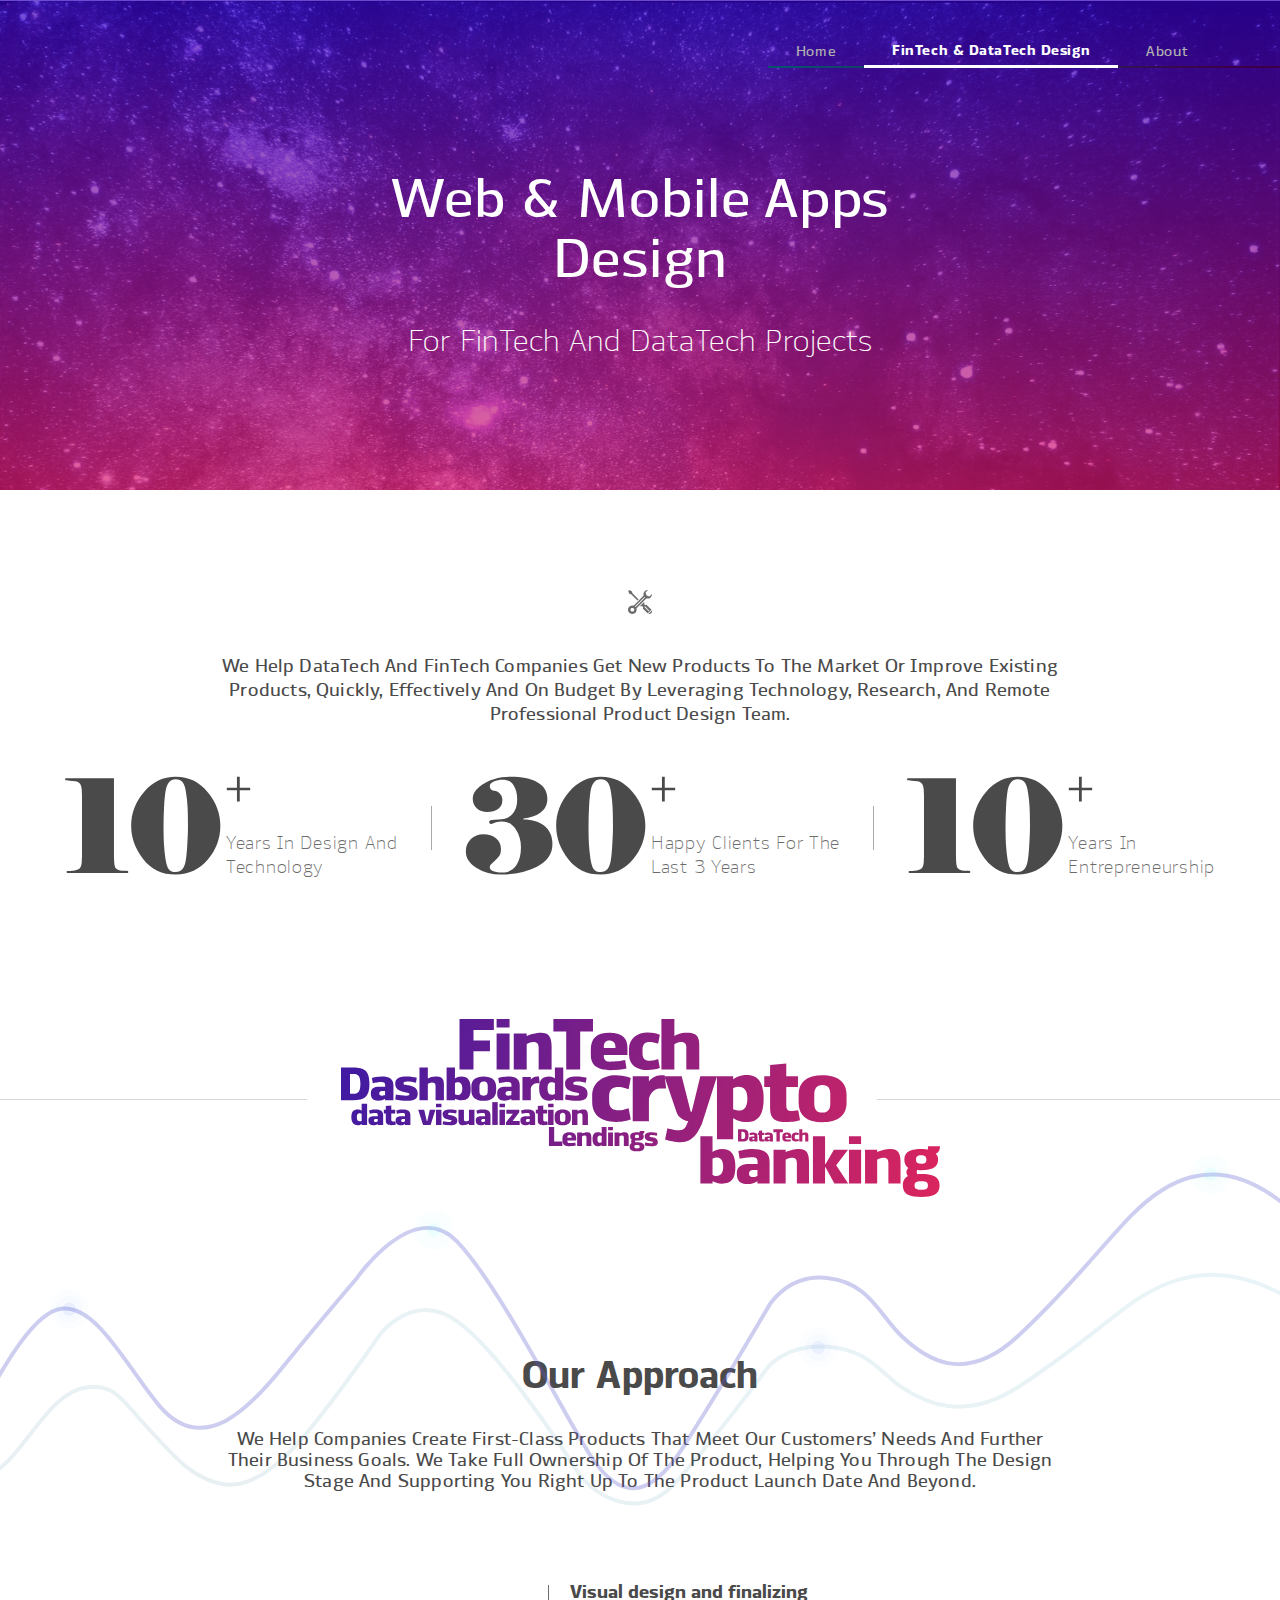
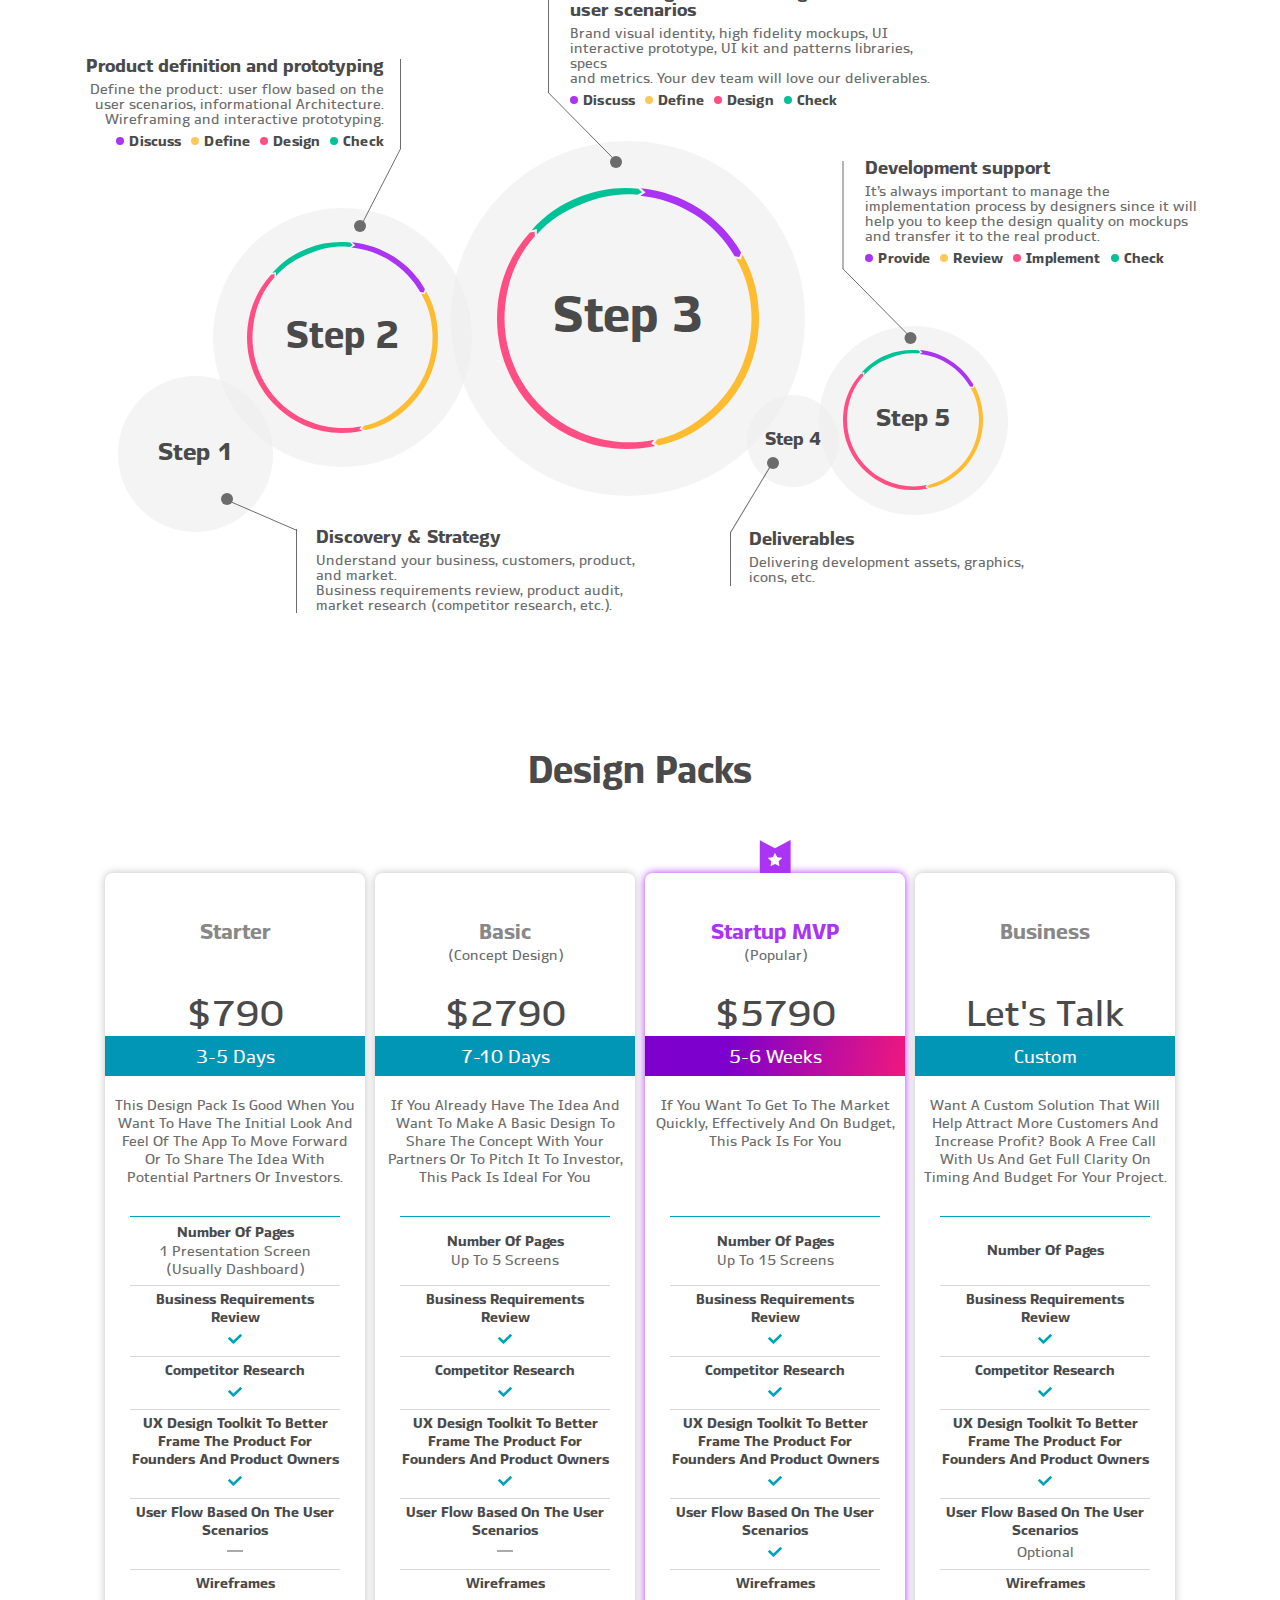
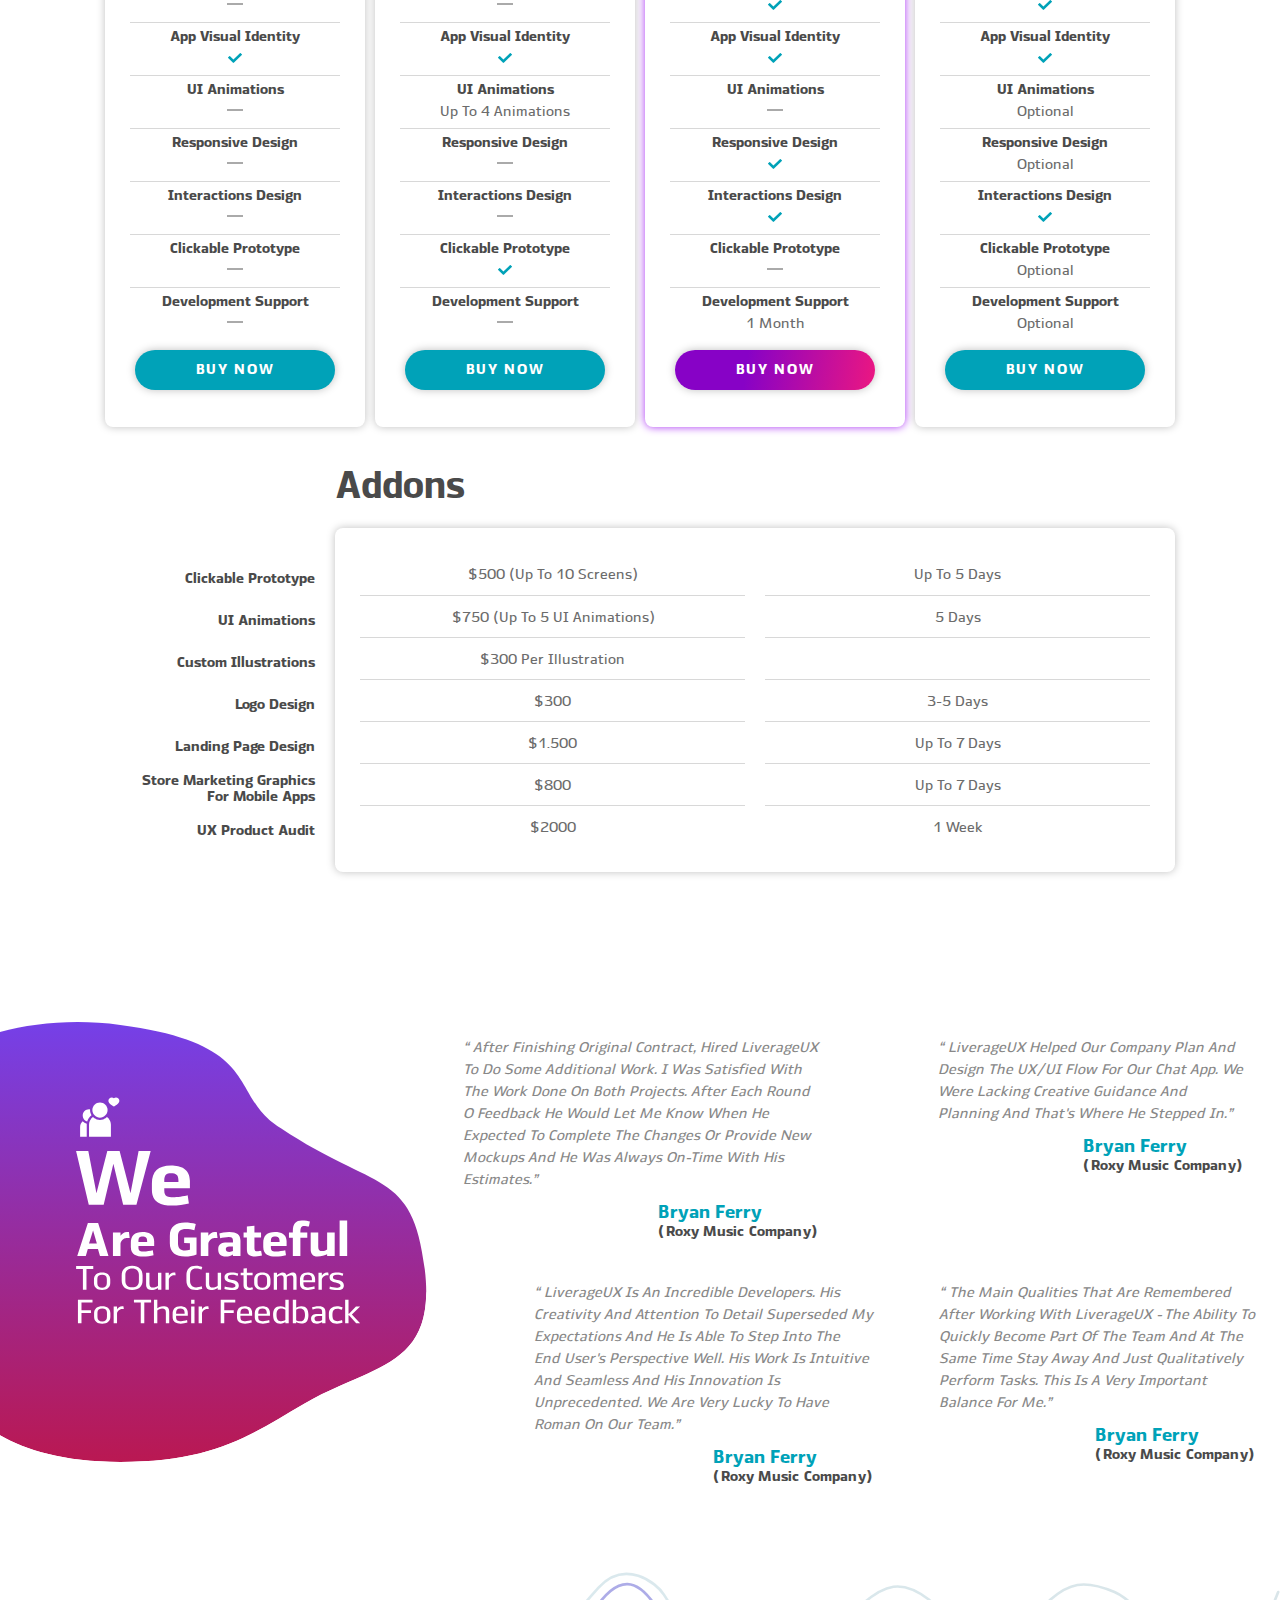
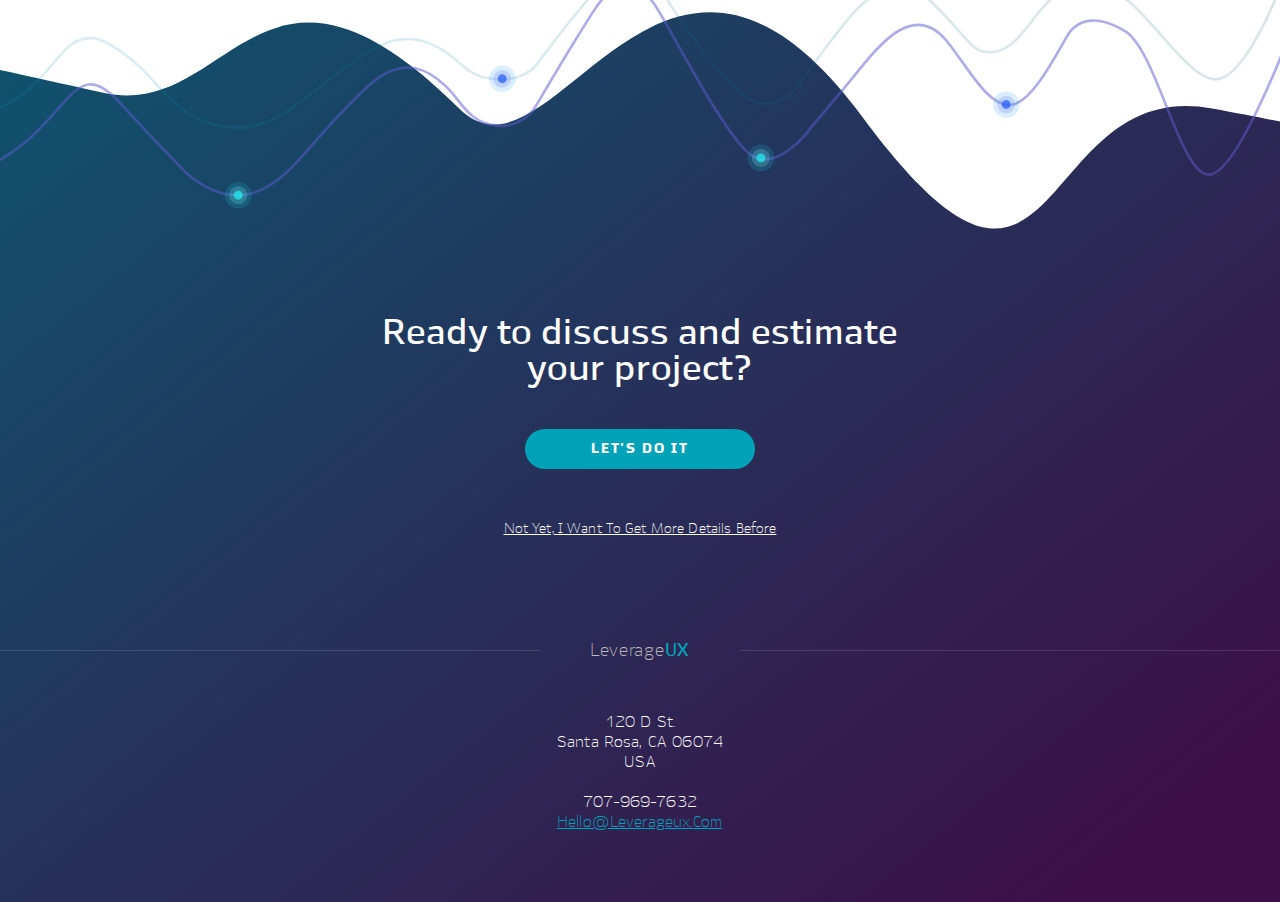
<file: design.html>
<!DOCTYPE html>
<html lang=ru>
	<head>
		<meta charset="UTF-8">
		<meta name="viewport" content="width=device-width, initial-scale=1">
		<meta name="theme-color" content="#330099">
		<meta name="description" content="FinTech & DataTech Design">

		<link rel="icon" href="favicon.ico" type="img/favicon.ico" />
		<link rel="stylesheet" href="https://fonts.googleapis.com/css?family=Roboto">
		<link rel="stylesheet" href="css/fonts.css">
		<link rel="stylesheet" href="css/normalize.css">
		<link rel="stylesheet" href="css/global.css">
		<link rel="stylesheet" href="css/design.css">

		<script src="https://ajax.googleapis.com/ajax/libs/jquery/3.4.1/jquery.min.js"></script>
		<script src="js/main.js"></script>
		<script src="js/design.js"></script>
    
		<title>FinTech & DataTech Design</title>
	</head>
	<body class="design__page">
		<header class="header">
			<div class="header__container">
			<div class="header__block header__block_logo">
				<a class="header__logo animated" href="./index.html">Leverage<span>UX</span></a>
				<a id="btn_ep" href="./estimate.html" class="btn header__btn_ep">Estimate Project</a>
				<div id="btn_om" class="header__btn_om">
					<span></span><span></span><span></span>
				</div>
			</div>
			<div class="header__block header__block_menu">
	    		<nav id="menu" class="header__menu">
	    			<div class="menu__btn_back">
	    				<svg class="btn__back" width="32" height="20" viewBox="0 0 32 20" xmlns="http://www.w3.org/2000/svg">
							<path d="M1.38527 8.61473H27.2708L21.0941 2.43768C20.553 1.89688 20.553 1.01961 21.0941 0.478895C21.6352 -0.0622196 22.5125 -0.0622196 23.0528 0.478895L31.5942 9.02041C32.1353 9.56121 32.1353 10.4386 31.5942 10.9792L23.0528 19.5211C22.7823 19.7917 22.4279 19.9269 22.0735 19.9269C21.7191 19.9269 21.3646 19.7917 21.0941 19.5211C20.553 18.9803 20.553 18.103 21.0941 17.5624L27.2708 11.385H1.38527C0.620314 11.385 0 10.7648 0 9.99984C0 9.23489 0.620234 8.61473 1.38527 8.61473Z"/>
						</svg>
	    			</div>
	    			<div class="header__menu_link">
	    				<img class="menu__link_img" src="./img/home.svg" alt="home">
	    				<a href="./index.html">Home</a>
	    				<div class="link__line"></div>
    				</div>
	    			<div class="header__menu_link active">
	    				<img class="menu__link_img link__img_fin" src="./img/fin.svg" alt="fin">
	    				<a href="./design.html">FinTech & DataTech Design</a>
	    				<div class="link__line active"></div>
	    			</div>
	    			<div class="header__menu_link">
	    				<img class="menu__link_img" src="./img/about.svg" alt="about">
	    				<a href="./about.html">About</a>
	    				<div class="link__line"></div>
	    			</div>
	    			<!-- <div class="header__menu_link">
	    				<img class="menu__link_img" src="./img/careers.svg" alt="careers">
	    				<a href="#">Careers</a>
	    				<div class="link__line"></div>
	    			</div> -->
	    			<div class="header__menu_line"></div>
	    		</nav>
    		</div>
    		<div class="menu__back"></div>
		</header>
		<main class="content">
				
			<section class="content__section section__design">
				<h1 class="design__container_title">Web & Mobile Apps Design</h1>
				<p class="design__container_description">For FinTech and DataTech Projects</p>
				<div class="design__fon"></div>
			</section>

			<section class="content__section section__data">
				<img class="section__data_img" src="./img/design/surface.svg" alt="surface">
				<p class="section__data_description">We Help DataTech And FinTech Companies Get New Products To The Market or Improve Existing Products, Quickly, Effectively And On Budget By Leveraging Technology, Research, And Remote Professional Product Design Team.</p>
				<div class="data__container">
					<div class="data__container_block">
						<div class="data__container_number">
							<img class="number_10" src="./img/design/10.svg" alt="10">
						</div>
						<p class="data__container_description">Years in Design and<br>Technology</p>
					</div>
					<div class="data__container_line"></div>
					<div class="data__container_block">
						<div class="data__container_number">
							<img class="number_30" src="./img/design/30.svg" alt="30">
						</div>
						<p class="data__container_description">Happy Clients for the<br>last 3 years</p>
					</div>
					<div class="data__container_line"></div>
					<div class="data__container_block">
						<div class="data__container_number">
							<img class="number_10" src="./img/design/10.svg" alt="10">
						</div>
						<p class="data__container_description">Years in<br>Entrepreneurship</p>
					</div>
				</div>
				<div class="section__data_inscription">
					<img src="./img/design/inscription.svg" alt="inscription">
				</div>
				<div class="data__lines"></div>
			</section>

			<section class="content__section section__approach">
				<h2 class="approach__container_title">Our Approach</h2>
				<p class="approach__container_description">We help companies create first-class products that meet our customers’ needs and further their business goals. We take full ownership of the product, helping you through the design stage and supporting you right up to the product launch date and beyond.</p>

				<div class="approach__steps">
					<div class="approach__steps_img">
						<div class="step__img step__img_1">
							<p class="step__img_txt">Step 1</p>
						</div>
						<div class="step__img step__img_2">
							<img class="step__round" src="./img/design/step_round.svg" alt="step_round">
							<p class="step__img_txt">Step 2</p>
						</div>
						<div class="step__img step__img_3">
							<img class="step__round" src="./img/design/step_round.svg" alt="step_round">
							<p class="step__img_txt">Step 3</p>
						</div>
						<div class="step__img step__img_4">
							<p class="step__img_txt">Step 4</p>
						</div>
						<div class="step__img step__img_5">
							<img class="step__round" src="./img/design/step_round.svg" alt="step_round">
							<p class="step__img_txt">Step 5</p>
						</div>
					</div>

					<div class="approach__steps_descr">
						<div class="approach__steps_block step_1">
							<div class="step__block">
								<h3 class="step__title step__title_mobile">Step 1:</h3>
								<h4 class="step__title">Discovery & Strategy</h4>
								<p class="step_descr">Understand your business, customers, product,<br>and market.<br>Business requirements review, product audit,<br>market research (competitor research, etc.).</p>
							</div>
						</div>
						<div class="approach__steps_block step_2">
							<div class="step__block">
								<h3 class="step__title step__title_mobile">Step 2:</h3>
								<h4 class="step__title">Product definition and prototyping</h4>
								<p class="step_descr">Define the product: user flow based on the<br>user scenarios, informational Architecture.<br>Wireframing and interactive prototyping.</p>
								<div class="step_tegs">
									<span class="teg purple">Discuss</span>
									<span class="teg yellow">Define</span>
									<span class="teg pink">Design</span>
									<span class="teg green">Check</span>
								</div>
							</div>
						</div>
						<div class="approach__steps_block step_3">
							<div class="step__block">
								<h3 class="step__title step__title_mobile">Step 3:</h3>
								<h4 class="step__title">Visual design and finalizing<br>user scenarios</h4>
								<p class="step_descr">Brand visual identity, high fidelity mockups, UI<br>interactive prototype, UI kit and patterns libraries, specs<br>and metrics. Your dev team will love our deliverables.</p>
								<div class="step_tegs">
									<span class="teg purple">Discuss</span>
									<span class="teg yellow">Define</span>
									<span class="teg pink">Design</span>
									<span class="teg green">Check</span>
								</div>
							</div>
						</div>
						<div class="approach__steps_block step_4">
							<div class="step__block">
								<h3 class="step__title step__title_mobile">Step 4:</h3>
								<h4 class="step__title">Deliverables</h4>
								<p class="step_descr">Delivering development assets, graphics,<br>icons, etc.</p>
							</div>
						</div>
						<div class="approach__steps_block step_5">
							<div class="step__block">
								<h3 class="step__title step__title_mobile">Step 5:</h3>
								<h4 class="step__title">Development support</h4>
								<p class="step_descr">It’s always important to manage the<br>implementation process by designers since it will<br>help you to keep the design quality on mockups<br>and transfer it to the real product.</p>
								<div class="step_tegs">
									<span class="teg purple">Provide</span>
									<span class="teg yellow">Review</span>
									<span class="teg pink">Implement</span>
									<span class="teg green">Check</span>
								</div>
							</div>
						</div>
					</div>
				</div>
			</section>

			<section class="content__section section__plans">
				<h2 class="section__plans_title">Design Packs</h2>
				<div class="plans">
					<div class="plan__block titles">
						<h6>Number of pages</h6>
						<h6>Business requirements review</h6>
						<h6>Competitor research</h6>
						<h6>UX Design Toolkit to better<br>frame the product for<br>founders and product owners</h6>
						<h6>User Flow based on the user<br>scenarios</h6>
						<h6>Wireframes</h6>
						<h6>App visual identity (Overall<br>look and feel, colors,<br>typography, iconography</h6>
						<h6>UI Animations</h6>
						<h6>Responsive Design</h6>
						<h6>Interactions design</h6>
						<h6>Clickable prototype</h6>
						<h6>Development Support</h6>
					</div>
					<div class="plan__block starter">
						<h5 class="plan__block_title">Starter</h5>
						<p class="plan__block_price">$790</p>
						<div class="plan__block_time">3-5 days</div>
						<p class="plan__block_descr">This design pack is good when you<br>want to have the initial look and<br>feel of the app to move forward<br>or to share the idea with<br>potential partners or investors.</p>
						<div class="plan__block_info plan__info_first">
							<h6 class="info__title">Number of pages</h6>
							<p class="info__descr">1 Presentation Screen<br>(usually Dashboard)</p>
						</div>
						<div class="plan__block_info">
							<h6 class="info__title">Business requirements<br>review</h6>
							<div class="info__check check"></div>
						</div>
						<div class="plan__block_info">
							<h6 class="info__title">Competitor research</h6>
							<div class="info__check check"></div>
						</div>
						<div class="plan__block_info">
							<h6 class="info__title">UX Design Toolkit to better<br>frame the product for<br>founders and product owners</h6>
							<div class="info__check check"></div>
						</div>
						<div class="plan__block_info">
							<h6 class="info__title">User Flow based on the user<br>scenarios</h6>
							<div class="info__check none"></div>
						</div>
						<div class="plan__block_info">
							<h6 class="info__title">Wireframes</h6>
							<div class="info__check none"></div>
						</div>
						<div class="plan__block_info">
							<h6 class="info__title">App visual identity</h6>
							<div class="info__check check"></div>
						</div>
						<div class="plan__block_info">
							<h6 class="info__title">UI Animations</h6>
							<div class="info__check none"></div>
						</div>
						<div class="plan__block_info">
							<h6 class="info__title">Responsive Design</h6>
							<div class="info__check none"></div>
						</div>
						<div class="plan__block_info">
							<h6 class="info__title">Interactions design</h6>
							<div class="info__check none"></div>
						</div>
						<div class="plan__block_info">
							<h6 class="info__title">Clickable prototype</h6>
							<div class="info__check none"></div>
						</div>
						<div class="plan__block_info">
							<h6 class="info__title">Development Support</h6>
							<div class="info__check none"></div>
						</div>
						<button class="btn btn__buy btn__starter" type="submit">Buy Now</button>
					</div>
					<div class="plan__block basic">
						<h5 class="plan__block_title">Basic<br><span>(Concept Design)</span></h5>
						<p class="plan__block_price">$2790</p>
						<div class="plan__block_time">7-10 days</div>
						<p class="plan__block_descr">If you already have the idea and<br>want to make a basic design to<br>share the concept with your<br>partners or to pitch it to investor,<br>this pack is ideal for you</p>
						<div class="plan__block_info plan__info_first">
							<h6 class="info__title">Number of pages</h6>
							<p class="info__descr">Up to 5 screens</p>
						</div>
						<div class="plan__block_info">
							<h6 class="info__title">Business requirements<br>review</h6>
							<div class="info__check check"></div>
						</div>
						<div class="plan__block_info">
							<h6 class="info__title">Competitor research</h6>
							<div class="info__check check"></div>
						</div>
						<div class="plan__block_info">
							<h6 class="info__title">UX Design Toolkit to better<br>frame the product for<br>founders and product owners</h6>
							<div class="info__check check"></div>
						</div>
						<div class="plan__block_info">
							<h6 class="info__title">User Flow based on the user<br>scenarios</h6>
							<div class="info__check none"></div>
						</div>
						<div class="plan__block_info">
							<h6 class="info__title">Wireframes</h6>
							<div class="info__check none"></div>
						</div>
						<div class="plan__block_info">
							<h6 class="info__title">App visual identity</h6>
							<div class="info__check check"></div>
						</div>
						<div class="plan__block_info">
							<h6 class="info__title">UI Animations</h6>
							<div class="info__check text">Up to 4 animations</div>
						</div>
						<div class="plan__block_info">
							<h6 class="info__title">Responsive Design</h6>
							<div class="info__check none"></div>
						</div>
						<div class="plan__block_info">
							<h6 class="info__title">Interactions design</h6>
							<div class="info__check none"></div>
						</div>
						<div class="plan__block_info">
							<h6 class="info__title">Clickable prototype</h6>
							<div class="info__check check"></div>
						</div>
						<div class="plan__block_info">
							<h6 class="info__title">Development Support</h6>
							<div class="info__check none"></div>
						</div>
						<button class="btn btn__buy btn__basic" type="submit">Buy Now</button>
					</div>
					<div class="plan__block startup">
						<h5 class="plan__block_title">Startup MVP<br><span>(Popular)</span></h5>
						<p class="plan__block_price">$5790</p>
						<div class="plan__block_time">5-6 weeks</div>
						<p class="plan__block_descr">If you want to get to the market<br>quickly, effectively and on budget,<br>this pack is for you</p>
						<div class="plan__block_info plan__info_first">
							<h6 class="info__title">Number of pages</h6>
							<p class="info__descr">Up to 15 screens</p>
						</div>
						<div class="plan__block_info">
							<h6 class="info__title">Business requirements<br>review</h6>
							<div class="info__check check"></div>
						</div>
						<div class="plan__block_info">
							<h6 class="info__title">Competitor research</h6>
							<div class="info__check check"></div>
						</div>
						<div class="plan__block_info">
							<h6 class="info__title">UX Design Toolkit to better<br>frame the product for<br>founders and product owners</h6>
							<div class="info__check check"></div>
						</div>
						<div class="plan__block_info">
							<h6 class="info__title">User Flow based on the user<br>scenarios</h6>
							<div class="info__check check"></div>
						</div>
						<div class="plan__block_info">
							<h6 class="info__title check">Wireframes</h6>
							<div class="info__check check"></div>
						</div>
						<div class="plan__block_info">
							<h6 class="info__title">App visual identity</h6>
							<div class="info__check check"></div>
						</div>
						<div class="plan__block_info">
							<h6 class="info__title">UI Animations</h6>
							<div class="info__check none"></div>
						</div>
						<div class="plan__block_info">
							<h6 class="info__title">Responsive Design</h6>
							<div class="info__check check"></div>
						</div>
						<div class="plan__block_info">
							<h6 class="info__title">Interactions design</h6>
							<div class="info__check check"></div>
						</div>
						<div class="plan__block_info">
							<h6 class="info__title">Clickable prototype</h6>
							<div class="info__check none"></div>
						</div>
						<div class="plan__block_info">
							<h6 class="info__title">Development Support</h6>
							<div class="info__check text">1 month</div>
						</div>
						<button class="btn btn__buy btn__startup" type="submit">Buy Now</button>
					</div>
					<div class="plan__block business">
						<h5 class="plan__block_title">business</h5>
						<p class="plan__block_price">Let's talk</p>
						<div class="plan__block_time">Custom</div>
						<p class="plan__block_descr">Want a custom solution that will<br>help attract more customers and<br>increase profit? Book a free call<br>with us and get full clarity on<br>timing and budget for your project.</p>
						<div class="plan__block_info plan__info_first">
							<h6 class="info__title">Number of pages</h6>
							<p class="info__descr"></p>
						</div>
						<div class="plan__block_info">
							<h6 class="info__title">Business requirements<br>review</h6>
							<div class="info__check check"></div>
						</div>
						<div class="plan__block_info">
							<h6 class="info__title">Competitor research</h6>
							<div class="info__check check"></div>
						</div>
						<div class="plan__block_info">
							<h6 class="info__title">UX Design Toolkit to better<br>frame the product for<br>founders and product owners</h6>
							<div class="info__check check"></div>
						</div>
						<div class="plan__block_info">
							<h6 class="info__title">User Flow based on the user<br>scenarios</h6>
							<div class="info__check text">optional</div>
						</div>
						<div class="plan__block_info">
							<h6 class="info__title check">Wireframes</h6>
							<div class="info__check check"></div>
						</div>
						<div class="plan__block_info">
							<h6 class="info__title">App visual identity</h6>
							<div class="info__check check"></div>
						</div>
						<div class="plan__block_info">
							<h6 class="info__title">UI Animations</h6>
							<div class="info__check text">optional</div>
						</div>
						<div class="plan__block_info">
							<h6 class="info__title">Responsive Design</h6>
							<div class="info__check text">optional</div>
						</div>
						<div class="plan__block_info">
							<h6 class="info__title">Interactions design</h6>
							<div class="info__check check"></div>
						</div>
						<div class="plan__block_info">
							<h6 class="info__title">Clickable prototype</h6>
							<div class="info__check text">optional</div>
						</div>
						<div class="plan__block_info">
							<h6 class="info__title">Development Support</h6>
							<div class="info__check text">optional</div>
						</div>
						<button class="btn btn__buy btn__business" type="submit">Buy Now</button>
					</div>
					<div id="buyModal" class="modal">
						<div class="modal-content">
							<span class="close">
								<svg xml:space="preserve" enable-background="new 0 0 15 15" height="15px" id="cross" version="1.1" viewBox="0 0 15 15" width="15px" x="0px" xmlns="http://www.w3.org/2000/svg" y="0px">
									<path d="M5.792,7.499L0,0.707l0.708-0.706L7.497,5.79L7.5,5.793L14.293,0L15,0.707L9.207,7.5l0.001,0.001L15,14.293
									l-0.708,0.706L7.503,9.21L7.5,9.207L0.707,15L0,14.293L5.792,7.499L5.792,7.499z"/>
								</svg>
							</span>
							<div class="form">
								<div class="form__block">
									<input type="text" id="plan" name="plan">
									<input type="text" id="nameBuy" name="user_name" placeholder="Name" autofocus>
									<input type="email" id="emailBuy" name="email" placeholder="Email">
									<textarea id="descrBuy" name="description" placeholder="Give us a short description of the info you want us to provide. Thanks"></textarea>
									<button class="btn btn_send" id="formBtnBuy">Buy Now</button>
								</div>
								<div class="send__message">Thanks, your letter sent.</div>
								<div class="notsend__message">Sorry, your letter not sent.</div>
							</div>
						</div>
						<div class="modal__back"></div>
					</div>
				</div>
				<h2 class="section__plans_title addons__title">Addons</h2>
				<div class="addons">
					<div class="addons__block titles">
						<h6>Clickable Prototype</h6>
						<h6>UI Animations</h6>
						<h6>Custom Illustrations</h6>
						<h6>Logo Design</h6>
						<h6>Landing Page Design</h6>
						<h6>Store marketing graphics<br>for mobile apps</h6>
						<h6>UX Product Audit</h6>
					</div>
					<div class="addons__block tabl">
						<div class="tabl__block_info tabl__info_first">
							<h6 class="tabl__info info__title">Clickable Prototype</h6>
							<p class="info__descr">$500	(up to 10 screens)</p>
							<p class="info__descr">Up to 5 days</p>
						</div>
						<div class="tabl__block_info">
							<h6 class="tabl__info info__title">UI Animations</h6>
							<p class="info__descr">$750	(up to 5 UI animations)</p>
							<p class="info__descr">5 days</p>
						</div>
						<div class="tabl__block_info">
							<h6 class="tabl__info info__title">Custom Illustrations</h6>
							<p class="info__descr">$300	per illustration</p>
							<p class="info__descr"></p>
						</div>
						<div class="tabl__block_info">
							<h6 class="tabl__info info__title">Logo Design</h6>
							<p class="info__descr">$300</p>
							<p class="info__descr">3-5 days</p>
						</div>
						<div class="tabl__block_info">
							<h6 class="tabl__info info__title">Landing Page Design</h6>
							<p class="info__descr">$1.500</p>
							<p class="info__descr">Up to 7 days</p>
						</div>
						<div class="tabl__block_info">
							<h6 class="tabl__info info__title">Store marketing graphics<br>for mobile apps</h6>
							<p class="info__descr">$800</p>
							<p class="info__descr">Up to 7 days</p>
						</div>
						<div class="tabl__block_info">
							<h6 class="tabl__info info__title">UX Product Audit</h6>
							<p class="info__descr">$2000</p>
							<p class="info__descr">1 Week</p>
						</div>
					</div>
				</div>
			</section>

			<section class="content__section section__reviews">
				<div class="reviews__container_img">
					<div class="img__block reviews__text"></div>
					<div class="img__block reviews__gradient"></div>
					<div class="img__block reviews__lower"></div>
				</div>
				<div class="reviews__container_text">
					<div class="review__block review_1">
						<p class="review__block_descr">“ After finishing original contract, hired LiverageUX<br>to do some additional work. I was satisfied with<br>the work done on both projects. After each round<br>o feedback he would let me know when he<br>expected to complete the changes or provide new<br>mockups and he was always on-time with his<br>estimates.”</p>
						<div class="review__block_name">bryan ferry<br><span>(Roxy Music Company)</span></div>
					</div>
					<div class="review__block review_2">
						<p class="review__block_descr">“ LiverageUX helped our company plan and<br>design the UX/UI flow for our chat app. We<br>were lacking creative guidance and<br>planning and that's where he stepped in.”</p>
						<div class="review__block_name">bryan ferry<br><span>(Roxy Music Company)</span></div>
					</div>
					<div class="review__block review_3">
						<p class="review__block_descr">“ LiverageUX is an incredible developers. His<br>Creativity and attention to detail superseded my<br>expectations and he is able to step into the<br>end user's perspective well. His work is intuitive<br>and seamless and his innovation is<br>unprecedented. We are very lucky to have<br>Roman on our team.”</p>
						<div class="review__block_name">bryan ferry<br><span>(Roxy Music Company)</span></div>
					</div>
					<div class="review__block review_4">
						<p class="review__block_descr">“ The main qualities that are remembered<br>after working with LiverageUX  - the ability to<br>quickly become part of the team and at the<br>same time stay away and just qualitatively<br>perform tasks. This is a very important<br>balance for me.”</p>
						<div class="review__block_name">bryan ferry<br><span>(Roxy Music Company)</span></div>
					</div>
				</div>
			</section>

		</main>

		<footer class="footer">
			<div class="lines__block footer__lines"></div>
			<div class="footer__block footer__block_first">
				<h3 class="footer__title">Ready to discuss and estimate your project?</h3>
				<a href="./estimate.html" id="btn_fr" class="btn footer__btn">Let's do it</a>
				<p id="popOp" class="footer__link">Not yet, I want to get more details before</p>
			</div>
			<div class="footer__block footer__block_second">
				<div class="footer__block_logo">
					<div class="footer__line footer__line_left"></div>
					<a class="footer__logo" href="./index.html">Leverage<span>UX</span></a>
					<div class="footer__line footer__line_right"></div>
				</div>
				<div class="footer__contacts">
					<p>120 D St.</p>
					<p>Santa Rosa, CA 06074</p>
					<p>USA</p>

					<p class="p__last">707-969-7632</p>
					<a href="mailto:hello@leverageux.com">Hello@Leverageux.Com</a>
				</div>
			</div>
			<div id="regModal" class="modal">
				<div class="modal-content">
					<span class="close">
						<svg xml:space="preserve" enable-background="new 0 0 15 15" height="15px" id="cross" version="1.1" viewBox="0 0 15 15" width="15px" x="0px" xmlns="http://www.w3.org/2000/svg" y="0px">
							<path d="M5.792,7.499L0,0.707l0.708-0.706L7.497,5.79L7.5,5.793L14.293,0L15,0.707L9.207,7.5l0.001,0.001L15,14.293
							l-0.708,0.706L7.503,9.21L7.5,9.207L0.707,15L0,14.293L5.792,7.499L5.792,7.499z"/>
						</svg>
					</span>
					<div class="form">
						<div class="form__block">
							<input type="text" id="nameFooter" name="user_name" placeholder="Name" autofocus>
							<input type="email" id="emailFooter" name="email" placeholder="Email">
							<textarea id="descrFooter" name="description" placeholder="Give us a short description of the info you want us to provide. Thanks"></textarea>
							<button class="btn btn_send" id="formBtnFooter">Let's do it</button>
						</div>
						<div class="send__message">Thanks, your letter sent.</div>
						<div class="notsend__message">Sorry, your letter not sent.</div>
					</div>
				</div>
				<div class="modal__back"></div>
			</div>
		</footer>
		<a href="#" class="scrollup"></span></a>
	</body>
	
</html>
</file>
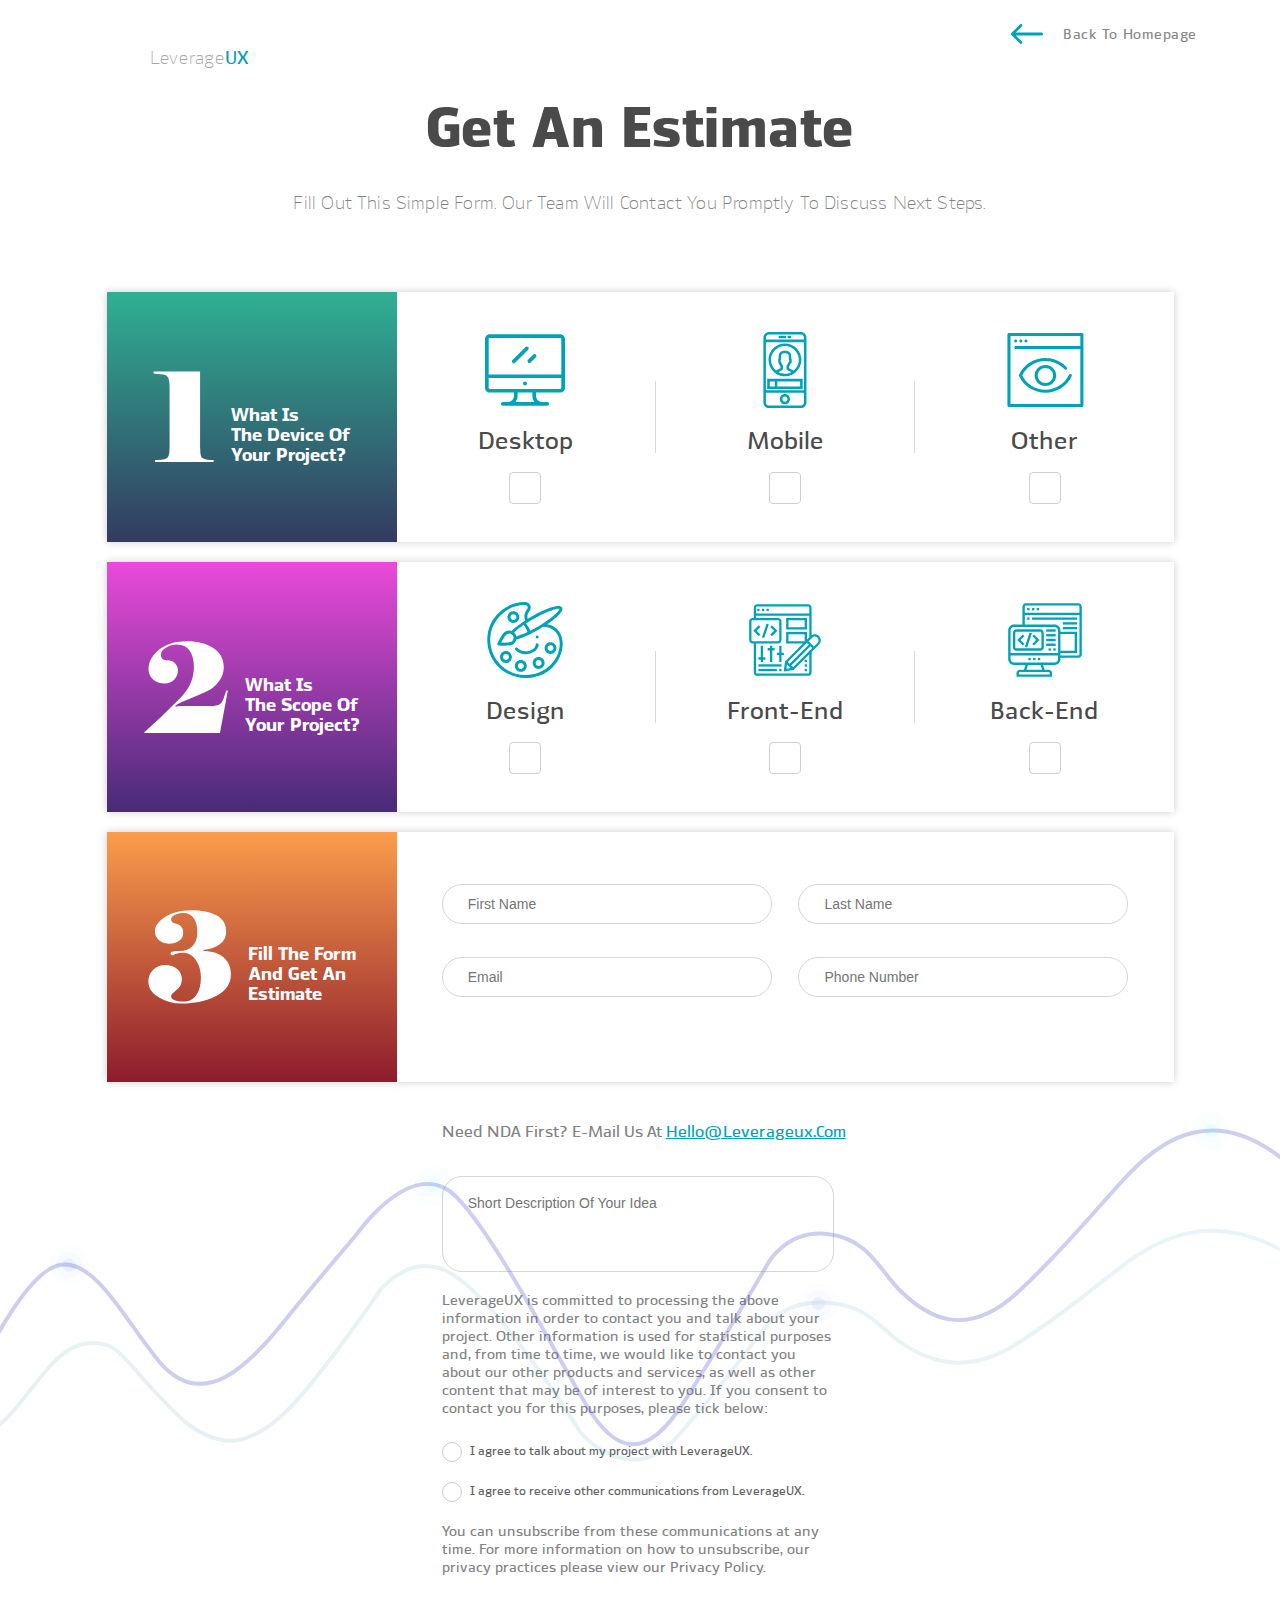
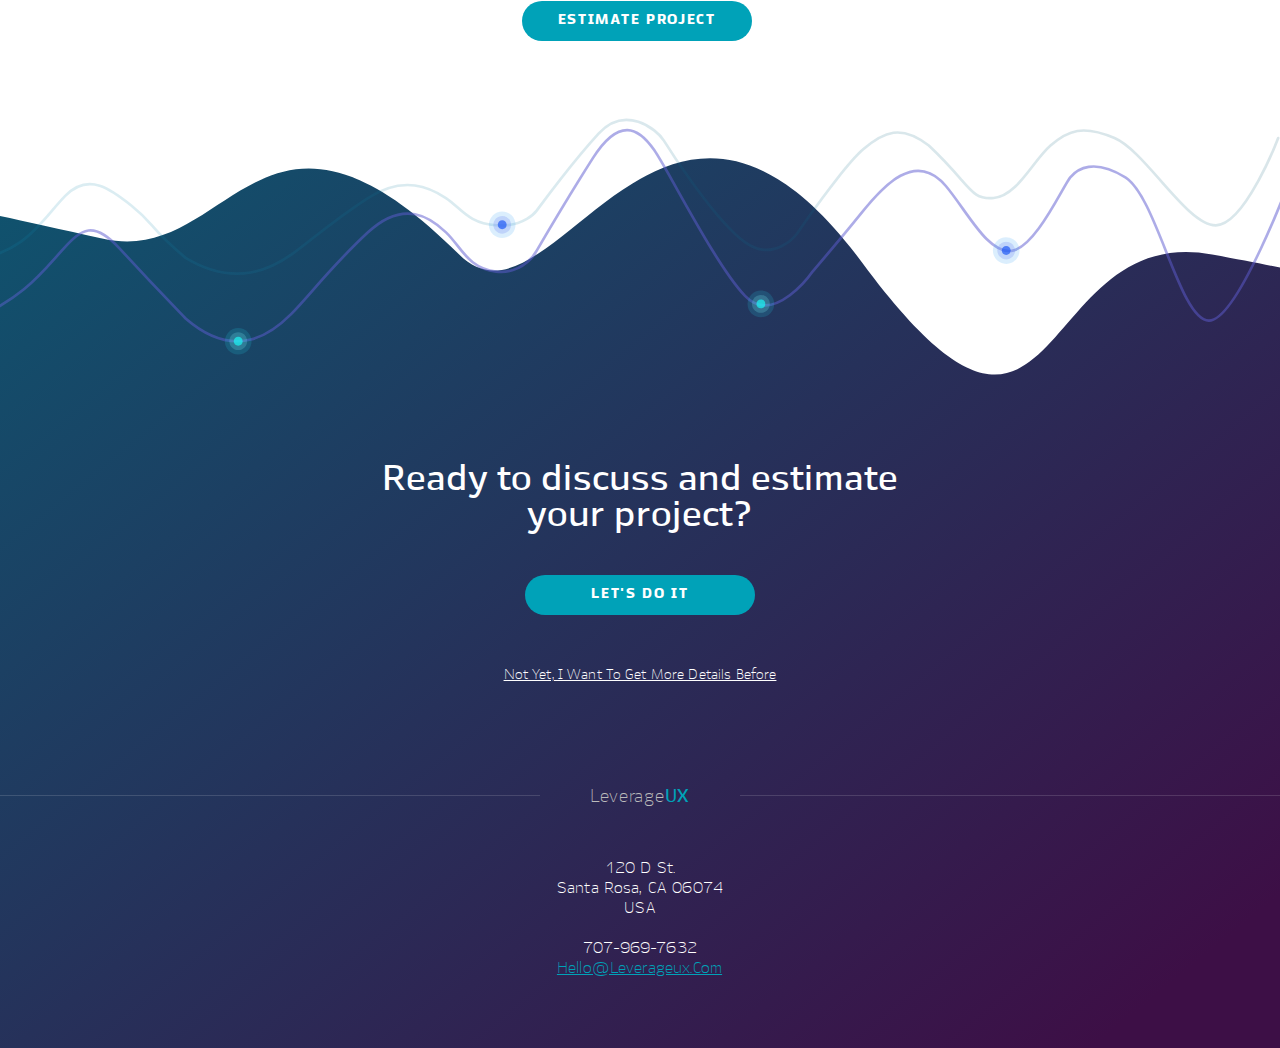
<file: estimate.html>
<!DOCTYPE html>
<html lang=ru>
	<head>
		<meta charset="UTF-8">
		<meta name="viewport" content="width=device-width, initial-scale=1">
		<meta name="theme-color" content="#FFFFFF">
		<meta name="description" content="Estimate">

		<link rel="icon" href="favicon.ico" type="img/favicon.ico" />
		<link rel="stylesheet" href="https://fonts.googleapis.com/css?family=Roboto">
		<link rel="stylesheet" href="css/fonts.css">
		<link rel="stylesheet" href="css/normalize.css">
		<link rel="stylesheet" href="css/global.css">
		<link rel="stylesheet" href="css/estimate.css">

		<script src="https://ajax.googleapis.com/ajax/libs/jquery/3.4.1/jquery.min.js"></script>
		<script src="js/main.js"></script>
		<script src="js/estimate.js"></script>
    
		<title>Estimate</title>
	</head>
	<body class="estimate__page">
		<header class="header">
			<div class="header__container">
			<div class="header__block header__block_logo">
				<a class="header__logo animated" href="./index.html">Leverage<span>UX</span></a>
				<a id="btn_ep" href="./estimate.html" class="btn header__btn_ep">Estimate Project</a>
				<div id="btn_om" class="header__btn_om">
					<span></span><span></span><span></span>
				</div>
			</div>
			<div class="header__block header__block_menu">
	    		<nav id="menu" class="header__menu">
	    			<div class="menu__btn_back">
	    				<svg class="btn__back" width="32" height="20" viewBox="0 0 32 20" xmlns="http://www.w3.org/2000/svg">
							<path d="M1.38527 8.61473H27.2708L21.0941 2.43768C20.553 1.89688 20.553 1.01961 21.0941 0.478895C21.6352 -0.0622196 22.5125 -0.0622196 23.0528 0.478895L31.5942 9.02041C32.1353 9.56121 32.1353 10.4386 31.5942 10.9792L23.0528 19.5211C22.7823 19.7917 22.4279 19.9269 22.0735 19.9269C21.7191 19.9269 21.3646 19.7917 21.0941 19.5211C20.553 18.9803 20.553 18.103 21.0941 17.5624L27.2708 11.385H1.38527C0.620314 11.385 0 10.7648 0 9.99984C0 9.23489 0.620234 8.61473 1.38527 8.61473Z"/>
						</svg>
	    			</div>
	    			<div class="header__menu_link">
	    				<img class="menu__link_img" src="./img/home.svg" alt="home">
	    				<a href="./index.html">Home</a>
	    				<div class="link__line"></div>
    				</div>
	    			<div class="header__menu_link">
	    				<img class="menu__link_img link__img_fin" src="./img/fin.svg" alt="fin">
	    				<a href="./design.html">FinTech & DataTech Design</a>
	    				<div class="link__line"></div>
	    			</div>
	    			<div class="header__menu_link">
	    				<img class="menu__link_img" src="./img/about.svg" alt="about">
	    				<a href="./about.html">About</a>
	    				<div class="link__line"></div>
	    			</div>
	    			<!-- <div class="header__menu_link">
	    				<img class="menu__link_img" src="./img/careers.svg" alt="careers">
	    				<a href="#">Careers</a>
	    				<div class="link__line"></div>
	    			</div> -->
	    			<div class="header__menu_line"></div>
	    		</nav>
    		</div>
    		<div class="header__block header__block_btn">
    			<a class="btn__back_home" href="./index.html">
	    			<svg class="back__home_svg" width="32" height="20" viewBox="0 0 32 20" xmlns="http://www.w3.org/2000/svg">
						<path d="M1.38527 8.61473H27.2708L21.0941 2.43768C20.553 1.89688 20.553 1.01961 21.0941 0.478895C21.6352 -0.0622196 22.5125 -0.0622196 23.0528 0.478895L31.5942 9.02041C32.1353 9.56121 32.1353 10.4386 31.5942 10.9792L23.0528 19.5211C22.7823 19.7917 22.4279 19.9269 22.0735 19.9269C21.7191 19.9269 21.3646 19.7917 21.0941 19.5211C20.553 18.9803 20.553 18.103 21.0941 17.5624L27.2708 11.385H1.38527C0.620314 11.385 0 10.7648 0 9.99984C0 9.23489 0.620234 8.61473 1.38527 8.61473Z"/>
					</svg>
					<span class="back__home_txt">Back to Homepage</span>
				</a>
			</div>
    		<div class="menu__back"></div>
		</header>
		<main class="content">
			<div class="estimate__lines"></div>	
			<div class="estimate__container">
				<h1 class="estimate__container_title">Get an estimate</h1>
				<p class="estimate__container_description">Fill out this simple form. Our team will contact you promptly to discuss next steps.</p>
				<div class="estimate__form">
					<div class="estimate__form_block main__form">
						<div class="main__form_block main__form__checkboxes main__block_first">
							<div class="main__block_namber">
								<img class="namber__block_img" src="./img/estimate/1.svg" alt="1">
								<p class="namber__block_txt">What is<br> the device of<br> your project?</p>
							</div>
							<div class="main__block_checkbox">
								<label class="checkbox__block device">
									<img class="checkbox__block_img" src="./img/estimate/desktop.svg" alt="desktop">
									<p class="checkbox__block_name">Desktop</p>
									<input id="desktop" class="checkbox" type="checkbox" name="device" value="Desktop"/>
									<span class="checkbox__check"></span>
								</label>
								<div class="line__block"></div>
								<label class="checkbox__block device">
									<img class="checkbox__block_img" src="./img/estimate/mobile.svg" alt="mobile">
									<p class="checkbox__block_name">Mobile</p>
									<input id="mobile" class="checkbox" type="checkbox" name="device" value="Mobile"/>
									<span class="checkbox__check"></span>
								</label>
								<div class="line__block"></div>
								<label class="checkbox__block device">
									<img class="checkbox__block_img" src="./img/estimate/other.svg" alt="other">
									<p class="checkbox__block_name">Other</p>
									<input id="other" class="checkbox" type="checkbox" name="device" value="Other"/>
									<span class="checkbox__check"></span>
								</label>
							</div>
						</div>

						<div class="main__form_block main__form__checkboxes main__block_second">
							<div class="main__block_namber">
								<img class="namber__block_img" src="./img/estimate/2.svg" alt="2">
								<p class="namber__block_txt">What is<br>the scope of<br>your project?</p>
							</div>
							<div class="main__block_checkbox">
								<label class="checkbox__block scope">
									<img class="checkbox__block_img" src="./img/estimate/design.svg" alt="design">
									<p class="checkbox__block_name">Design</p>
									<input id="design" class="checkbox" type="checkbox" name="scope" value="Design"/>
									<span class="checkbox__check"></span>
								</label>
								<div class="line__block"></div>
								<label class="checkbox__block scope">
									<img class="checkbox__block_img" src="./img/estimate/frontend.svg" alt="frontend">
									<p class="checkbox__block_name">Front-End</p>
									<input id="frontEnd" class="checkbox" type="checkbox" name="scope" value="Front-End"/>
									<span class="checkbox__check"></span>
								</label>
								<div class="line__block"></div>
								<label class="checkbox__block scope">
									<img class="checkbox__block_img" src="./img/estimate/backend.svg" alt="other">
									<p class="checkbox__block_name">Back-End</p>
									<input id="backEnd" class="checkbox" type="checkbox" name="scope" value="Back-End"/>
									<span class="checkbox__check"></span>
								</label>
							</div>
						</div>

						<div class="main__form_block main__form__inputs main__block_third">
							<div class="main__block_namber">
								<img class="namber__block_img" src="./img/estimate/3.svg" alt="3">
								<p class="namber__block_txt">Fill the form<br>and get an<br>estimate</p>
							</div>
							<div class="main__block_inputs">
								<input class="main__input" id="firstName" name="firstName" type="text" placeholder="First Name"/>
								<input class="main__input" id="lastName" name="lastName" type="text" placeholder="Last Name"/>
								<input class="main__input" id="email" name="email" type="email" placeholder="Email">
								<input class="main__input" id="phone" name="phone" type="tel" placeholder="Phone Number"/>
							</div>
						</div>
					</div>
					<div class="estimate__form_block secondary__form">
						<p class="secondary__form_mailink">Need NDA first? E-mail us at <a href="mailto:hello@leverageux.com">hello@Leverageux.com</a></p>
						<textarea id="descrEstimate" name="description" class="secondary__form_text" placeholder="Short Description Of Your Idea"></textarea>
						<p class="secondary__form_description">LeverageUX is committed to processing the above information in order to contact you and talk about your project. Other information is used for statistical purposes and, from time to time, we would like to contact you about our other products and services, as well as other content that may be of interest to you. If you consent to contact you for this purposes, please tick below:</p>
						<div class="secondary__form_radio">
							<label class="radio__block" id="project">
								<input class="secondary__radio" type="radio" name="radio" value="project">
								<span class="radio__check"></span>
								<p class="secondary__radio_name agree__project">I agree to talk about my project with LeverageUX.</p>
							</label>
							<label class="radio__block" id="communications">
								<input class="secondary__radio" type="radio" name="radio" value="communications">
								<span class="radio__check"></span>
								<p class="secondary__radio_name agree__communications">I agree to receive other communications from LeverageUX.</p>
							</label>
						</div>
						<p class="secondary__form_description">You can unsubscribe from these communications at any time. For more information on how to unsubscribe, our privacy practices please view our Privacy Policy.</p>
						<button class="btn btn__estimate" id="formBtnEstimate">Estimate Project</button>
					</div>
				</div>
			</div>

		</main>

		<footer class="footer">
			<div class="lines__block footer__lines"></div>
			<div class="footer__block footer__block_first">
				<h3 class="footer__title">Ready to discuss and estimate your project?</h3>
				<a href="./estimate.html" id="btn_fr" class="btn footer__btn">Let's do it</a>
				<p id="popOp" class="footer__link">Not yet, I want to get more details before</p>
			</div>
			<div class="footer__block footer__block_second">
				<div class="footer__block_logo">
					<div class="footer__line footer__line_left"></div>
					<a class="footer__logo" href="./index.html">Leverage<span>UX</span></a>
					<div class="footer__line footer__line_right"></div>
				</div>
				<div class="footer__contacts">
					<p>120 D St.</p>
					<p>Santa Rosa, CA 06074</p>
					<p>USA</p>

					<p class="p__last">707-969-7632</p>
					<a href="mailto:hello@leverageux.com">Hello@Leverageux.Com</a>
				</div>
			</div>
			<div id="regModal" class="modal">
				<div class="modal-content">
					<span class="close">
						<svg xml:space="preserve" enable-background="new 0 0 15 15" height="15px" id="cross" version="1.1" viewBox="0 0 15 15" width="15px" x="0px" xmlns="http://www.w3.org/2000/svg" y="0px">
							<path d="M5.792,7.499L0,0.707l0.708-0.706L7.497,5.79L7.5,5.793L14.293,0L15,0.707L9.207,7.5l0.001,0.001L15,14.293
							l-0.708,0.706L7.503,9.21L7.5,9.207L0.707,15L0,14.293L5.792,7.499L5.792,7.499z"/>
						</svg>
					</span>
					<div class="form">
						<div class="form__block">
							<input type="text" id="nameFooter" name="user_name" placeholder="Name" autofocus>
							<input type="email" id="emailFooter" name="email" placeholder="Email">
							<textarea id="descrFooter" name="description" placeholder="Give us a short description of the info you want us to provide. Thanks"></textarea>
							<button class="btn btn_send" id="formBtnFooter">Let's do it</button>
						</div>
						<div class="send__message">Thanks, your letter sent.</div>
						<div class="notsend__message">Sorry, your letter not sent.</div>
					</div>
				</div>
				<div class="modal__back"></div>
			</div>
		</footer>
		<a href="#" class="scrollup"></span></a>
	</body>
	
</html>
</file>
<file: css/fonts.css>
@font-face{
font-family: 'Ekibastuz';
src: url('../fonts/ekibastuz_regular.eot');
src: url('../fonts/ekibastuz_regular.eot?iefix') format('eot'),
url('../fonts/ekibastuz_regular.woff') format('woff'),
url('../fonts/ekibastuz_regular.ttf') format('truetype'),
url('../fonts/ekibastuz_regular.svg#webfont') format('svg');
font-weight: normal;
font-style: normal;
}

@font-face{
font-family: 'Ekibastuz';
src: url('../fonts/ekibastuz_light.eot');
src: url('../fonts/ekibastuz_light?iefix') format('eot'),
url('../fonts/ekibastuz_light.woff') format('woff'),
url('../fonts/ekibastuz_light.ttf') format('truetype'),
url('../fonts/ekibastuz_light.svg#webfont') format('svg');
font-weight: lighter;
font-style: normal;
}

@font-face{
font-family: 'Ekibastuz';
src: url('../fonts/ekibastuz_bold.eot');
src: url('../fonts/ekibastuz_bold.eot?iefix') format('eot'),
url('../fonts/ekibastuz_bold.woff') format('woff'),
url('../fonts/ekibastuz_bold.ttf') format('truetype'),
url('../fonts/ekibastuz_bold.svg#webfont') format('svg');
font-weight: bold;
font-style: normal;
}

@font-face{
font-family: 'EkibastuzBlack';
src: url('../fonts/ekibastuz_black.eot');
src: url('../fonts/ekibastuz_black.eot?iefix') format('eot'),
url('../fonts/ekibastuz_black.woff') format('woff'),
url('../fonts/ekibastuz_black.ttf') format('truetype'),
url('../fonts/ekibastuz_black.svg#webfont') format('svg');
font-weight: normal;
font-style: normal;
}

@font-face{
font-family: 'EkibastuzBlack';
src: url('../fonts/ekibastuz_heavy.eot');
src: url('../fonts/ekibastuz_heavy.eot?iefix') format('eot'),
url('../fonts/ekibastuz_heavy.woff') format('woff'),
url('../fonts/ekibastuz_heavy.ttf') format('truetype'),
url('../fonts/ekibastuz_heavy.svg#webfont') format('svg');
font-weight: bold;
font-style: normal;
}
</file>
<file: css/global.css>
* {
  position: 0px;
  margin: 0;
  padding: 0;
  border: 0;
  outline: 0;
}
html, body {
  width: 100%;
  height: 100%;
}
body {
  background: #fff;
  font-size: 100%;
  font-family: 'Ekibastuz', 'Roboto',sans-serif;
  font-weight: normal;
  font-style: normal;
  cursor: default;
  overflow-x: hidden;
}

.menu__back {
  display: none;
  content: ' ';
  position: fixed;
  z-index: 100;
  top: 0;
  left: 0;
  bottom: 0;
  right: 0;
  background-color: rgba(0,0,0,0.5);
}
.menu__back.active{
  display: block;
}
.header {
  position: absolute;
  top: 0;
  left: 0;
  right: 0;
  z-index: 9999;
  display: flex;
  background: #0B161E;
}
.header__container {
  display: flex;
  width: calc(100% - 213px);
  max-width: 1920px;
  margin: 0 auto;
  padding: 0 63px 0 150px;
  overflow: hidden;
}
.header__block_logo {
  position: relative;
  display: flex;
  justify-content: space-between;
  align-items: flex-end;
  width: 40%;
}
.header__logo {
  font-size: 18px;
  line-height: 20px;
  letter-spacing: 0.04em;
  color: #A6A6A6;
  cursor: pointer;
  text-decoration: none;
}
.header__logo:hover {
  color: #fff;
}
.header__logo span {
  display: inline-block;
  color: #00A2B8;
  font-weight: bold;
  transition: all 0.8s ease;
}
.header__logo:hover span {
  transition: all 0.8s ease;
  -moz-transform: rotateX(360deg);
  -ms-transform: rotateX(360deg);
  -webkit-transform: rotateX(360deg);
  -o-transform: rotateX(360deg);
  transform: rotateX(360deg);
}
.header.animated .header__logo span {
  animation: rotateUXheader 1.5s linear;
}
@keyframes rotateUXheader {
  0% {
    -moz-transform: rotateX(540deg);
    -ms-transform: rotateX(540deg);
    -webkit-transform: rotateX(540deg);
    -o-transform: rotateX(540deg);
    transform: rotateX(540deg);
  }
  100% {
    -moz-transform: rotateX(0deg);
    -ms-transform: rotateX(0deg);
    -webkit-transform: rotateX(0deg);
    -o-transform: rotateX(0deg);
    transform: rotateX(0deg);
  }
}
.btn {
  justify-content: center;
  align-items: center;
  font-family: 'EkibastuzBlack';
  font-weight: normal;
  font-size: 14px;
  line-height: 15px;
  letter-spacing: 0.12em;
  background: #00A2B8;
  border-radius: 20px;
  text-transform: uppercase;
  text-decoration: none;
  color: #fff;
  cursor: pointer;
  -webkit-user-select: none;
  -moz-user-select:    none;
  -ms-user-select:     none;
  user-select:         none;
  -webkit-appearance: none;
  -moz-appearance:    none;
  appearance:         none;
  -webkit-tap-highlight-color: transparent;
}
.btn:hover {
  background: #fff;
  color: #00A2B8;
}
.btn:active {
  background: #00A2B8;
  color: #fff;
}
.header__btn_ep {
  display: none;
  width: 230px;
  height: 32px;
  margin-right: 10%;
}
.header__btn_om {
  display: none;
  flex-direction: column;
  justify-content: center;
  align-items: center;
  padding: 15px;
  cursor: pointer;
  -webkit-user-select: none;
  -moz-user-select:    none;
  -ms-user-select:     none;
  user-select:         none;
  -webkit-appearance: none;
  -moz-appearance:    none;
  appearance:         none;
  -webkit-tap-highlight-color: transparent;
}
.header__btn_om:hover span {
  background: #00A2B8;
}
.header__btn_om span{
  display: inline-block;
  width: 24px;
  height: 3px;
  background: #fff;
  border-radius: 2px;
  margin-bottom: 5px;
}
.header__btn_om span:last-child {
  margin-bottom: 0;
}
.header__block_menu {
  width: 60%;
}
.header__menu {
  position: relative;
  display: flex;
  width: max-content;
  margin-left: auto;
}
.header__menu_line {
  display: block;
  position: absolute;
  bottom: 0;
  width: calc(100% + 63px);
  height: 2px;
  background: linear-gradient(147.42deg, #3D0047 10.26%, #006176 115.14%);
  -moz-transform: rotate(-180deg);
  -ms-transform: rotate(-180deg);
  -webkit-transform: rotate(-180deg);
  -o-transform: rotate(-180deg);
  transform: rotate(-180deg);
}
.header.animated .header__menu_line{
  animation: moveLine 1.5s 1 linear;
}
@keyframes moveLine {
  0% {
    left: calc(100% + 63px);
  }
  100% {
    left: calc(0% + 63px);
  }
}
.menu__btn_back, .menu__link_img {
  display: none;
}
.header__menu_link {
  position: relative;
}
.header__menu_link a {
  display: flex;
  justify-content: center;
  align-items: flex-end;
  white-space: nowrap;
  color: #A6A6A6;
  font-weight: bold;
  font-size: 14px;
  line-height: 14px;
  letter-spacing: 0.04em;
  text-decoration: none;
  cursor: pointer;
  -webkit-user-select: none;
  -moz-user-select:    none;
  -ms-user-select:     none;
  user-select:         none;
  -webkit-appearance: none;
  -moz-appearance:    none;
  appearance:         none;
  -webkit-tap-highlight-color: transparent;
  padding-left: 2em;
  padding-right: 2em;
  padding-bottom: 10px;
  height: 57.5px;
}
.header__menu_link.active a {
  color: #00A2B8;
  font-weight: normal;
  font-family: EkibastuzBlack;
}
.link__line {
  display: none;
  position: absolute;
  bottom: 0;
  left: 0;
  width: 100%;
  height: 3px;
  background: #00A2B8;
  z-index: 9;
}
.link__line.active {
  display: block;
  animation: activeLine 1.1s 1 linear;
}
@keyframes activeLine {
  0% {
    opacity: 0;
  }
  99% {
    opacity: 0;
  }
  100% {
    opacity: 100%;
  }
}
.header__menu_link a:hover {
  color: #00A2B8;
}
.header__menu_link a:active {
  color: #00A2B8;
}

.header.scrolled {
  position: fixed;
  background: #fff;
  box-shadow: 0px 4px 4px rgba(0, 0, 0, 0.18);
}
.header.scrolled .header__btn_ep {
  display: inline-flex;
}
.header.scrolled .header__menu_link a {
  height: 52px;
  padding-bottom: 0;
  align-items: center;
}
.header.scrolled .header__block_logo {
  align-items: center;
}
.header.scrolled .header__menu_line {
  display: none;
}
.header.scrolled .header__block_logo:before {
  content: '';
  display: block;
  position: absolute;
  top: 0;
  bottom: 0;
  left: -150px;
  right: 0;
  background: linear-gradient(94.95deg, #0B161E 0%, #0C6571 103.53%);
  z-index: -1;
}

.content {
  display: flex;
  flex-direction: column;
  justify-content: center;
  align-items: center;
  margin-top: 67.5px;
}
.content__section {
  width: 100%;
  text-align: center;
}

.section__main {
  position: relative;
  height: 1140px;
  background-image: url(../img/home/main.png);
  background-repeat: no-repeat;
  background-position: center -145px;
  background-size: cover;
  -o-background-size: cover;
  -webkit-background-size: cover;
  -moz-background-size: cover;
  -khtml-background-size: cover;
}
.main__img {
  position: absolute;
  width: 100%;
  pointer-events: none;
  background-repeat: no-repeat;
  background-size: contain;
  -o-background-size: contain;
  -webkit-background-size: contain;
  -moz-background-size: contain;
  -khtml-background-size: contain;
}
.main__chart {
  z-index: 1;
  background-image: url(../img/home/main_chart.png);
  background-position: 0 0;
  height: 615px;
  bottom: 65px;
}
.section__main.animated .main__chart {
  animation: mainChart 2.5s 1 linear;
}
@keyframes mainChart {
  0% {
    bottom: -350px;
  }
  50% {
    bottom: -350px;
  }
  100% {
    bottom: 65px;
  }
}
.main__lines {
  z-index: 2;
  background-image: url(../img/home/main_lines.svg);
  height: 435px;
  bottom: 0;
}
.main__tablet {
  z-index: 3;
  background-image: url(../img/home/main_tablet.png);
  background-position: 85% 0;
  height: 615px;
  bottom: 230px;
}
.section__main.animated .main__tablet {
  animation: mainTablet 1.5s 1 linear;
}
@keyframes mainTablet {
  0% {
    background-position: 200% 0;
  }
  100% {
    background-position: 85% 0;
  }
}
.main__tablet_shadow {
  z-index: 4;
  background-image: url(../img/home/main_tablet_shadow.png);
  background-position: 82% 0;
  height: 270px;
  bottom: 740px;
}
.section__main.animated .main__tablet_shadow {
  animation: mainTabletShadow 2.5s 1 linear;
}
@keyframes mainTabletShadow {
  0% {
    opacity: 0;
    bottom: 575px;
  }
  50% {
    opacity: 0;
    bottom: 575px;
  }
  100% {
    opacity: 1;
    bottom: 740px;
  }
}
.main__tablet_shadow_lines {
  z-index: 5;
  background-image: url(../img/home/main_tablet_shadow_lines.png);
  background-position: 81% 0;
  height: 380px;
  bottom: 605px;
}
.section__main.animated .main__tablet_shadow_lines {
  animation: mainTabletShadowLines 3.5s 1 linear;
}
@keyframes mainTabletShadowLines {
  0% {
    opacity: 0;
  }
  50% {
    opacity: 0;
  }
  100% {
    opacity: 1;
  }
}
.main__container {
  position: absolute;
  display: flex;
  flex-direction: column;
  align-items: flex-start;
  max-width: 492px;
  margin-top: 168.5px;
  margin-left: 150px;
  z-index: 9;
}
.section__main.animated .main__container {
  animation: blockOpacity 3.5s 1 linear;
}
@keyframes blockOpacity {
  0% {
    opacity: 0;
  }
  50% {
    opacity: 0;
  }
  100% {
    opacity: 1;
  }
}
.main__container .header__btn_ep {
  display: inline-flex;
  margin-right: 0;
}
.main__container_title {
  font-size: 54px;
  line-height: 54px;
  letter-spacing: 0.01em;
  color: #fff;
  text-align: start;
  margin-top: 0;
  margin-bottom: 49px;
  font-weight: normal;
}
.main__container_title span {
  color: #00A2B8;
}
.main__container_description {
  font-size: 18px;
  line-height: 21px;
  letter-spacing: 0.02em;
  color: #fff;
  opacity: 0.6;
  text-align: start;
  margin-bottom: 40px;
}

.section__idea {
  display: flex;
  flex-wrap: wrap;
  justify-content: space-between;
  width: calc(100% - 30px);
  margin: 80px auto;
}
.section__idea_block.idea__block_first {
  position: relative;
  width: 100%;
  margin-bottom: 50px;
}
.section__idea_block {
  position: relative;
  width: calc(33.33% - 30px);
}
.idea__img_lamp {
  margin-bottom: 34px;
}
.section__idea.animated .idea__img_lamp {
  animation: ideaLampOpacity 1.0s 1 ease;
}
@keyframes ideaLampOpacity {
  0% {
    opacity: 0;
  }
  20% {
    opacity: 1;
  }
  40% {
    opacity: 0;
  }
  60% {
    opacity: 1;
  }
  80% {
    opacity: 0;
  }
  100% {
    opacity: 1;
  }
}
.section__idea.animated .idea__img_speed {
  animation: ideaSpeedOpacity 2.5s 1 ease;
}
@keyframes ideaSpeedOpacity {
  0% {
    opacity: 0;
  }
  49% {
    opacity: 0;
  }
  50% {
    opacity: 1;
  }
}
.section__idea.animated .idea__img_lab {
  animation: ideaLabOpacity 2.5s 1 ease;
}
@keyframes ideaLabOpacity {
  0% {
    opacity: 0;
  }
  74% {
    opacity: 0;
  }
  75% {
    opacity: 1;
  }
}
.section__idea.animated .idea__img_recom {
  animation: ideaRecomOpacity 2.5s 1 ease;
}
@keyframes ideaRecomOpacity {
  0% {
    opacity: 0;
  }
  99% {
    opacity: 0;
  }
  100% {
    opacity: 1;
  }
}

.idea__block_img {
  margin-bottom: 10px;
}
.idea__block_first .idea__block_title {
  font-size: 36px;
  line-height: 36px;
  letter-spacing: 0.01em;
  text-transform: capitalize;
  margin-bottom: 36px;
}
.idea__block_title {
  font-size: 16px;
  line-height: 24px;
  letter-spacing: 0.14em;
  text-transform: uppercase;
  color: #00A2B8;
  margin-bottom: 10px;
}
.idea__block_first .idea__block_description {
  font-size: 18px;
  line-height: 24px;
  max-width: 655px;
  margin: 0 auto;
}
.idea__block_description {
  font-family: Roboto;
  font-style: normal;
  font-weight: normal;
  font-size: 16px;
  line-height: 24px;
  text-align: center;
  letter-spacing: 0.01em;
  text-transform: capitalize;
  color: #737373;
  max-width: 250px;
  margin: 0 auto;
}
.idea__block_second:after,
.idea__block_third:after {
  content: '';
  display: block;
  position: absolute;
  top: 45px;
  right: -15px;
  width: 1px;
  height: 84px;
  background: #D8D8D8;
}
.break {
  display: none;
}

.section__how {
  display: flex;
  flex-wrap: wrap;
  justify-content: center;
  -webkit-clip-path: polygon(0 15%, 100% 0, 100% 85%, 0 100%);
  clip-path: polygon(0 15%, 100% 0, 100% 85%, 0 100%);
  background: linear-gradient(235.23deg, #05526A 4.18%, #071D19 97.46%);
  padding: 200px 15px;
  width: calc(100% - 30px);
  overflow: hidden;
}
.how__block_title {
  font-size: 30px;
  line-height: 60px;
  color: #fff;
}
.how__block_description {
  max-width: 295px;
  font-size: 16px;
  line-height: 21px;
  color: #ccc;
}
.how__container_third .how__block_description {
  max-width: 330px;
}
.section__how_block {
  position: relative;
  display: flex;
  flex-direction: column;
}
.how__block_first,
.how__block_second {
  align-items: flex-end;
  text-align: right;
}
.how__block_third,
.how__block_fourth {
  align-items: flex-start;
  text-align: left;
}
.how__title_purple.hover,
.how__block_first:hover h3 {
  color: #AB34F4;
}
.how__title_green.hover,
.how__block_second:hover h3 {
  color: #00C297;
}
.how__title_yellow.hover,
.how__block_third:hover h3 {
  color: #FFC959;
}
.how__title_pink.hover,
.how__block_fourth:hover h3 {
  color: #FF4E83;
}
.section__how_container {
  display: flex;
  flex-direction: column;
  justify-content: space-around;
}
.how__container_fourth {
  width: 100%;
  margin-top: 30px;
}
.how__container_fourth .how__block_description {
  max-width: 380px;
  margin: 0 auto;
}
.how__container_first {
  margin-right: 90px;
  margin-bottom: 20px;
}
.how__container_third {
  margin-left: 60px;
  margin-bottom: 20px;
}
.how__block_first:after {
  content: url(../img/home/how_purple.svg);
  position: absolute;
  top: 4px;
  right: -125px;
}
.how__block_second:after {
  content: url(../img/home/how_green.svg);
  position: absolute;
  top: 28px;
  right: -76px;
}
.how__block_third:after {
  content: url(../img/home/how_yellow.svg);
  position: absolute;
  top: 11px;
  left: -102px;
}
.how__block_fourth:after {
  content: url(../img/home/how_pink.svg);
  position: absolute;
  top: 52px;
  left: -80px;
}
.section__how_container.how__svg {
  position: relative;
  justify-content: center;
  align-items: center;
}
#h__round {
  width: 100%;
}
#h__round path.hover,
#h__round path:hover {
  stroke: #fff;
  stroke-width: 2px;
}
.section__how.animated #h__round {
  animation: rotationHowRound 1s 1 linear;
}
@keyframes rotationHowRound {
    0% {
      -moz-transform: rotate(0deg);
      -ms-transform: rotate(0deg);
      -webkit-transform: rotate(0deg);
      -o-transform: rotate(0deg);
      transform: rotate(0deg);
    }
    100% {
      -moz-transform: rotate(360deg);
      -ms-transform: rotate(360deg);
      -webkit-transform: rotate(360deg);
      -o-transform: rotate(360deg);
      transform: rotate(360deg);
    }
}
#r__purple {
  fill: #AB34F4;
}
.section__how.animated #r__purple {
  animation: activeHowPurple 0.75s 1s 1 linear;
}
@keyframes activeHowPurple {
    0% {
      stroke: #fff;
      stroke-width: 2px; 
    }
    100% {
      stroke: #fff;
      stroke-width: 2px;
    }
}
.section__how.animated .how__block_title.how__title_purple {
  animation: titleHowwPurple 0.75s 1s 1 linear;
}
@keyframes titleHowwPurple {
    0% {
      color: #AB34F4;
    }
    100% {
      color: #AB34F4;
    }
}
#r__green {
  fill: #00C297;
}
.section__how.animated #r__green {
  animation: activeHowGreen 0.75s 1.75s 1 linear;
}
@keyframes activeHowGreen {
    0% {
      stroke: #fff;
      stroke-width: 2px; 
    }
    100% {
      stroke: #fff;
      stroke-width: 2px;
    }
}
.section__how.animated .how__block_title.how__title_green {
  animation: titleHowwGreen 0.75s 1.75s 1 linear;
}
@keyframes titleHowwGreen {
    0% {
      color: #00C297;
    }
    100% {
      color: #00C297;
    }
}
#r__yellow {
  fill: #FFC959;
}
.section__how.animated #r__yellow {
  animation: activeHowYellow 0.75s 2.5s 1 linear;
}
@keyframes activeHowYellow {
    0% {
      stroke: #fff;
      stroke-width: 2px; 
    }
    100% {
      stroke: #fff;
      stroke-width: 2px;
    }
}
.section__how.animated .how__block_title.how__title_yellow {
  animation: titleHowwYellow 0.75s 2.5s 1 linear;
}
@keyframes titleHowwYellow {
    0% {
      color: #FFC959;
    }
    100% {
      color: #FFC959;
    }
}
#r__pink {
  fill: #FF4E83;
}
.section__how.animated #r__pink {
  animation: activeHowPink 0.75s 3.25s 1 linear;
}
@keyframes activeHowPink {
    0% {
      stroke: #fff;
      stroke-width: 2px; 
    }
    100% {
      stroke: #fff;
      stroke-width: 2px;
    }
}
.section__how.animated .how__block_title.how__title_pink {
  animation: titleHowwPink 0.75s 3.25s 1 linear;
}
@keyframes titleHowwPink {
    0% {
      color: #FF4E83;
    }
    100% {
      color: #FF4E83;
    }
}
.section__how.animated {
  animation: sectionHowPointer 3.25s 1 linear;
}
@keyframes sectionHowPointer {
    0% {
      pointer-events: none;
    }
    100% {
      pointer-events: none;
    }
}
#h__text {
  position: absolute;
  fill: #fff;
  width: 56%;
}

.section__board {
  position: relative;
  overflow: hidden;
  margin-bottom: 100px;
}
.section__container_img {
  width: 100%;
  height: 650px;
  overflow: hidden;
}
.section__container_text {
  position: absolute;
  top: 0;
  max-width: 495px;
  z-index: 9;
}
.section__board.animated .section__container_text {
  animation: blockOpacity 3s 1 linear;
}
.real__container_img .img__block,
.money__container_img .img__block {
  background-position: right bottom;
}
.crypt__container_img .img__block {
  background-position: left bottom;
}
.img__block.img__lower.real__lower,
.img__block.img__lower.money__lower {
  background-position: right 1px;
}
.img__block.img__lower.crypt__lower {
  background-position: left 1px;
}
.img__block {
  position: absolute;
  width: 100%;
  height: 100%;
  background-repeat: no-repeat;
  background-size: contain;
  -o-background-size: contain;
  -webkit-background-size: contain;
  -moz-background-size: contain;
  -khtml-background-size: contain;
}
.section__real.animated .img__gradient,
.section__real.animated .img__lower {
  animation: showImgBlockToLeft 1s 1 linear;
}
@keyframes showImgBlockToLeft {
    0% {
      left: 100%;
    }
    100% {
      left: 0;
    }
}
.img__board {
  z-index: 2
}
.section__real.animated .img__board {
  animation: showImgBlockToTop 2s 1 linear;
}
@keyframes showImgBlockToTop {
    0% {
      top: 100%;
    }
    50% {
      top: 100%;
    }
    100% {
      top: 0;
    }
}
.img__gradient {
  z-index: 1;
}
.img__lower {
  z-index: 3;
}
.img__lines {
  background-position: bottom;
  bottom: 0;
  z-index: 4;
}
.real__board {
  background-image: url(../img/home/real_board.png);
}
.real__gradient {
  background-image: url(../img/home/real_gradient.svg);
}
.real__lower {
  background-image: url(../img/home/real_lower.png);
}
.real__lines {
  background-image: url(../img/home/real_lines.svg);
}
.real__container_text {
  margin-top: 100px;
  margin-left: 10%;
}
.section__title {
  font-size: 36px;
  line-height: 40px;
  color: #00A2B8;
  margin-bottom: 20px;
}
.section__real .section__title {
  text-align: right;
}
.section__block {
  display: flex;
  flex-wrap: wrap;
}
.section__real .section__block {
  justify-content: flex-end;
}
.section__block span {
  display: inline-flex;
  justify-content: center;
  align-items: center;
  font-size: 13px;
  color: #E5E3E3;
  height: 24px;
  padding: 0 15px;
  background: #4A4A4A;
  border-radius: 20px;
  margin-bottom: 7px;
}
.section__real .section__block span {
  margin-left: 6px;
}
.section__description {
  font-size: 18px;
  line-height: 21px;
  color: #696969;
  margin-top: 8px;
}
.section__real .section__description {
  text-align: right;
}
.section__real .section__block span.pt_8 {
  margin-left: 60%;
}

.section__crypt {
  z-index: 2;
  background: #fff;
  margin-top: -1px;
}
.crypt__container_text {
  right: 0;
  margin-right: 10%;
  margin-top: 60px;
}
.section__crypt .section__title {
  text-align: left;
}
.section__crypt .section__block span {
  margin-right: 6px;
}
.section__crypt .section__description {
  text-align: left;
  max-width: 400px;
}
.section__description a {
  font-size: 18px;
  line-height: 21px;
  text-decoration-line: underline;
  color: #00A2B8;
  white-space: nowrap;
}
.section__description a:hover {
  text-decoration: none;
  color: #00A2B8;
}
.section__description a:active {
  color: #00A2B8;
}
.section__description a:focus {
  color: #00A2B8;
}
.crypt__board {
  background-image: url(../img/home/crypt_board.png);
}
.crypt__gradient {
  background-image: url(../img/home/crypt_gradient.svg);
}
.crypt__lower {
  background-image: url(../img/home/crypt_lower.png);
}
.crypt__lines {
  background-image: url(../img/home/crypt_lines.svg);
}
.section__crypt.animated .img__gradient,
.section__crypt.animated .img__lower {
  animation: showImgBlockToRight 1.0s 1 linear;
}
@keyframes showImgBlockToRight {
    0% {
      right: 100%;
    }
    100% {
      right: 0;
    }
}
.img__board {
  z-index: 2
}
.section__crypt.animated .img__board {
  animation: showImgBlockToTop 2s 1 linear;
}

.section__money {
  z-index: 2;
  background: #fff;
  margin-top: -1px;
}
.money__container_text {
  margin-left: 10%;
  margin-top: 140px;
}
.section__money .section__title {
  text-align: right;
}
.section__money .section__block {
  justify-content: flex-end;
}
.section__money .section__block span {
  margin-left: 6px;
}
.section__money .section__description {
  text-align: right;
  max-width: 365px;
  margin-left: auto;
}
.money__board {
  background-image: url(../img/home/money_board.png);
}
.money__gradient {
  background-image: url(../img/home/money_gradient.svg);
}
.money__lower {
  background-image: url(../img/home/money_lower.png);
}
.money__lines {
  background-image: url(../img/home/real_lines.svg);
}
.section__money.animated .img__gradient,
.section__money.animated .img__lower {
  animation: showImgBlockToLeft 1.0s 1 linear;
}
.section__money.animated .img__board {
  animation: showImgBlockToTop 2s 1 linear;
}

.section__projects {
  margin-top: 100px;
  margin-bottom: 100px;
}
.section__projects .section__title {
  font-size: 24px;
  line-height: 21px;
  color: #4A4A4A;
  margin-bottom: 68px;
}
.section__projects .section__block {
  max-width: 100%;
  justify-content: center;
}
.section__block .pr {
  display: flex;
  justify-content: center;
  align-items: center;
  width: 20%;
  margin-bottom: 40px;
}

.footer {
  position: relative;
  display: flex;
  flex-direction: column;
  justify-content: flex-end;
  align-items: center;
  height: 980px;
  background-image: url(../img/footer.svg);
  background-repeat: no-repeat;
  background-position: center 0;
  background-size: cover;
  -o-background-size: cover;
  -webkit-background-size: cover;
  -moz-background-size: cover;
  -khtml-background-size: cover;
}
.lines__block {
  position: absolute;
  width: 100%;
  pointer-events: none;
  background-repeat: no-repeat;
  background-position: center 0;
  background-size: contain;
  -o-background-size: contain;
  -webkit-background-size: contain;
  -moz-background-size: contain;
  -khtml-background-size: contain;
}
.footer__lines {
  height: 450px;
  background-image: url(../img/footer_lines.svg);
  top: -40px;
}
.footer__block {
  display: flex;
  flex-direction: column;
  align-items: center;
}
.footer__block_first {
  margin-bottom: 106px;
}
.footer__title {
  width: 529px;
  font-size: 36px;
  line-height: 36px;
  text-align: center;
  color: #fff;
  margin-bottom: 43px;
}
.footer__btn {
  display: inline-flex;
  width: 230px;
  height: 40px;
  margin-bottom: 52px;
}
.footer__link {
  font-size: 14px;
  line-height: 14px;
  letter-spacing: 0.01em;
  text-decoration-line: underline;
  text-transform: capitalize;
  color: #fff;
  cursor: pointer;
}
.footer__link:hover {
  text-decoration-line: none;
}
.footer__block_second {
  width: 100%;
  margin-bottom: 70px;
}

.footer__block_logo {
  display: flex;
  justify-content: space-between;
  align-items: center;
  width: 100%;
  margin-bottom: 53px;
}
.footer__logo {
  position: relative;
  text-align: center;
  font-size: 18px;
  line-height: 18px;
  letter-spacing: 0.04em;
  color: #bbb;
  text-decoration: none;
}
.footer__logo:hover {
  color: #fff;
}
.footer__logo span {
  display: inline-block;
  color: #00A2B8;
  font-weight: bold;
  transition: all 0.8s ease;
}
.footer__logo:hover span {
  transition: all 0.8s ease;
  -moz-transform: rotateX(360deg);
  -ms-transform: rotateX(360deg);
  -webkit-transform: rotateX(360deg);
  -o-transform: rotateX(360deg);
  transform: rotateX(360deg);
}
.footer__block_logo.animated .footer__logo span {
  animation: rotateUX 1.0s 1 linear;
}
@keyframes rotateUX {
  0% {
    -moz-transform: rotateX(180deg);
    -ms-transform: rotateX(180deg);
    -webkit-transform: rotateX(180deg);
    -o-transform: rotateX(180deg);
    transform: rotateX(180deg);
  }
  100% {
    -moz-transform: rotateX(0deg);
    -ms-transform: rotateX(0deg);
    -webkit-transform: rotateX(0deg);
    -o-transform: rotateX(0deg);
    transform: rotateX(0deg);
  }
}
.footer__line {
  display: block;
  width: calc(50% - 100px);
  height: 1px;
  background: rgba(255, 255, 255, 0.14);
}
.footer__block_logo.animated .footer__line_left {
  animation: moveLeftLine 1.0s 1 linear;
}
@keyframes moveLeftLine {
  0% {
    width: 0;
  }
  100% {
    width: calc(50% - 100px);
  }
}
.footer__block_logo.animated .footer__line_right {
  animation: moveRightLine 1.0s 1 linear;
}
@keyframes moveRightLine {
  0% {
    width: 0;
  }
  100% {
    width: calc(50% - 100px);
  }
}
.footer__contacts p {
  font-size: 16px;
  line-height: 20px;
  text-align: center;
  letter-spacing: 0.01em;
  text-transform: capitalize;
  color: #fff;
}
.p__last {
  margin-top: 20px;
}
.footer__contacts a {
  font-size: 16px;
  line-height: 20px;
  letter-spacing: 0.01em;
  color: #00A2B8;
}
.footer__contacts a:hover {
  text-decoration-line: none;
}

.scrollup {
  display:none;
  width:40px;
  height:40px;
  border-radius: 50%;
  position:fixed;
  bottom:50px;
  right:50px;
  text-indent:-9999px;
  background: url(../img/arrowup.svg) no-repeat center;
  box-shadow: 2px 2px 2px #fdfdfd38;
  -webkit-user-select: none;
  -moz-user-select:    none;
  -ms-user-select:     none;
  user-select:         none;
  -webkit-appearance: none;
  -moz-appearance:    none;
  appearance:         none;
  -webkit-tap-highlight-color: transparent;
  z-index: 9999;
}
.scrollup:active {
  -webkit-transform: translate(2px, 2px);
  -moz-transform: translate(2px, 2px);
  -o-transform: translate(2px, 2px);
  transform: translate(2px, 2px);
  box-shadow: none;
}

.modal {
  display: none;
  position: fixed;
  z-index: 99999;
  top: 0;
  left: 0;
  width: 100%;
  height: 100%;
}
.modal__back {
  display: block;
  content: ' ';
  position: absolute;
  z-index: 100;
  width: 100%;
  height: 100%;
  top: 0;
  left: 0;
  background-color: rgba(0,0,0,0.5);
}
.modal-content {
  position: relative;
  display: flex;
  flex-direction: column;
  align-items: center;
  width: calc(90% - 80px);
  max-width: 480px;
  min-height: 344px;
  box-shadow: 3px 3px 3px rgba(0,0,0,0.3);
  z-index: 200;
  background: #fff;
  margin: 10% auto;
  padding: 25px 40px;
}
.close {
  position: absolute;
  top: 0;
  right: 0;
  padding: 15px;
  cursor: pointer;
  -webkit-user-select: none;
  -moz-user-select:    none;
  -ms-user-select:     none;
  user-select:         none;
  -webkit-appearance: none;
  -moz-appearance:    none;
  appearance:         none;
  -webkit-tap-highlight-color: transparent;
}
.close svg {
  display: block;
  width: 15px;
  height: 15px;
  fill: #ababab;
}
.close:hover svg { 
  fill: #00A2B8;
}
.close:active svg { 
  fill: #4A4A4A;
}
.modal p {
  font-size: 18px;
  color: #fff;
}
.form {
  display: flex;
  flex-direction: column;
  justify-content: center;
  align-items: center;
  width: 100%;
  height: 344px;
}
.form__block.disable {
  display: none;
}
.send__message,
.notsend__message {
  display: none;
  color: #666;
}
.send__message.active,
.notsend__message.active {
  display: inline-block;
}
input {
  width: 100%;
  height: 40px;
  margin-top: 20px;
  -webkit-box-sizing: border-box;
  -moz-box-sizing: border-box;
  -ms-box-sizing: border-box;
  -o-box-sizing: border-box;
  box-sizing: border-box;
  border: 1px solid #D6D6D6;
  border-radius: 20px;
}
input[placeholder] {
  padding: 0 10px 0 25px;
  font-size: 14px;
  color: #aaa;
}
input:focus {
  box-shadow: inset 0px 0px 2px #00A2B8;
}
textarea {
  width: calc(100% - 35px);
  height: 100px;
  border-radius: 2px;
  outline: none;
  resize: none;
  border: 1px solid #D6D6D6;
  border-radius: 20px;
}
textarea[placeholder] {
  padding: 18px 10px 5px 25px;
  font-size: 14px;
  color: #aaa;
  margin-top: 25px;
}
textarea:focus {
  box-shadow: inset 0px 0px 2px #00A2B8;
}
.form__buy_title {
  font-family: 'EkibastuzBlack';
  font-weight: normal;
  font-size: 21px;
  line-height: 21px;
  text-align: center;
  text-transform: capitalize;
  color: #888;
}
#plan { display: none; }
.btn_send {
  cursor: pointer;
  width: 100%;
  height: 40px;
  color: #fff;
  border-radius: 20px;
  font-size: 14px;
  line-height: 14px;
  letter-spacing: 0.12em;
  text-transform: uppercase;
  text-align: center;
  background: #00A2B8;
  margin-top: 25px;
  -webkit-user-select: none;
  -moz-user-select:    none;
  -ms-user-select:     none;
  user-select:         none;
  -webkit-appearance: none;
  -moz-appearance:    none;
  appearance:         none;
  -webkit-tap-highlight-color: transparent;
  box-shadow: 0px 2px 8px rgba(0, 0, 0, 0.32);
}
.modal .btn.btn_send:hover {
  color: #fff;
  background: #00A2B8;
}

@media screen and (max-width: 1788px) {
  .section__main {
    height: 1100px;
  }
  .main__lines {
    height: 435px;
  }
}
@media screen and (max-width: 1670px) {
  .section__main {
    height: 1055px;
  }
  .main__lines {
    height: 437px;
  }
  .main__chart {
    height: 525px;
  }
}
@media screen and (max-width: 1626px) {
  .footer {
    height: 925px;
  }
  .section__main {
    height: 1055px;
  }
  .main__lines {
    height: 495px;
  }
  .main__chart {
    height: 470px;
  }
  .main__tablet {
    background-position: 90% 0;
    height: 460px;
    bottom: 360px;
  }
  .section__main.animated .main__tablet {
    animation: mainTabletTwo 1.5s 1 linear;
  }
  @keyframes mainTabletTwo {
    0% {
      background-position: 200% 0;
    }
    100% {
      background-position: 90% 0;
    }
  }
  .main__tablet_shadow {
    background-position: 86% 0;
    height: 200px;
    bottom: 740px;
  }
  .main__tablet_shadow_lines {
    background-position: 85% 0;
    height: 285px;
    bottom: 640px;
  }
  .section__idea {
    margin: 0 auto 80px auto;
  }
}

@media screen and (max-width: 1445px) {
  .footer {
    height: 950px;
  }
}

@media screen and (max-width: 1370px) {
  .main__lines {
    height: 435px;
  }
  .main__container_title {
    font-size: 40px;
    line-height: 40px;
  }
  .main__container {
    max-width: 425px;
  }
  .section__real {
    margin-top: 40px;
  }
  .real__container_text,
  .money__container_text {
    margin-left: 15px;
  }
  .crypt__container_text {
    margin-right: 15px;
  }
  .section__projects {
    margin-top: 75px;
  }
  .section__idea {
    margin: 0 auto 50px auto;
  }
  .footer {
    height: 890px;
  }
}
@media screen and (max-width: 1320px) {
  .main__container {
    margin-top: 100px;
    margin-left: 15px;
  }
  .section__main {
    height: 1055px;
  }
  .main__lines {
    height: 450px;
  }
  .main__chart {
    height: 300px;
    bottom: 250px;
  }
  .section__main.animated .main__chart {
    animation: mainChartTwo 2.5s 1 linear;
  }
  @keyframes mainChartTwo {
    0% {
      bottom: -200px;
    }
    50% {
      bottom: -200px;
    }
    100% {
      bottom: 250px;
    }
  }
  .main__tablet {
    height: 350px;
    bottom: 350px;
  }
  .main__tablet_shadow {
    background-position: 85% 0;
    height: 155px;
    bottom: 640px;
  }
  .section__main.animated .main__tablet_shadow {
    animation: mainTabletShadowTwo 2.5s 1 linear;
  }
  @keyframes mainTabletShadowTwo {
    0% {
      opacity: 0;
      bottom: 545px;
    }
    50% {
      opacity: 0;
      bottom: 545px;
    }
    100% {
      opacity: 1;
      bottom: 640px;
    }
  }
  .main__tablet_shadow_lines {
    background-position: 84% 0;
    height: 220px;
    bottom: 560px;
  }
}
@media screen and (max-width: 1320px) {
  .section__how_container.how__svg {
    width: 260px;
  }
  .how__container_first {
    width: calc(33% - 90px);
  }
  .how__container_third {
    width: calc(33% - 60px);
  }
  .how__block_title {
    font-size: 30px;
    line-height: 30px;
    margin-bottom: 20px;
  }
}
@media screen and (max-width: 1260px) {
  .section__container_img {
    height: 500px;
  }
  .section__container_text.real__container_text,
  .section__container_text.crypt__container_text,
  .section__container_text.money__container_text {
    margin-top: 0;
  }
  .section__title {
    font-size: 26px;
    line-height: 26px;
  }
  }
  .section__block span {
    font-size: 12px;
    line-height: 12px;
    height: 20px;
    padding: 0 10px;
  }
  .section__description {
    font-size: 16px;
    line-height: 20px;
  }
  .section__container_text {
    max-width: 415px;
  }
}
@media screen and (max-width: 1245px) {
  .how__container_second {
    width: 32%;
  }
  .how__block_title {
    font-size: 22px;
    line-height: 40px;
  }
}
@media screen and (max-width: 1220px) {
  .header__block_menu.active {
    display: flex;
    align-items: center;
    position: absolute;
    right: 0;
    width: 294px;
    height: 100vh;
    top: 0;
    background: #fff;
    box-shadow: 0px 0px 16px rgba(0, 0, 0, 0.25);
    z-index: 9999;
    animation: openMenu 0.4s 1 linear;
  }
  @keyframes openMenu {
    0% {
      right: -294px;
    }
    100% {
      right: 0;
    }
  }
  .btn__back {
    fill: #888;
  }
  .btn__back.active {
    animation: openMenuArrow 0.8s 1 linear;
  }
  .menu__btn_back:hover .btn__back.active{
    fill: #00A2B8;
  }
  @keyframes openMenuArrow {
    0% {
      -moz-transform: rotate(-180deg);
      -ms-transform: rotate(-180deg);
      -webkit-transform: rotate(-180deg);
      -o-transform: rotate(-180deg);
      transform: rotate(-180deg);
    }
    50% {
      -moz-transform: rotate(-180deg);
      -ms-transform: rotate(-180deg);
      -webkit-transform: rotate(-180deg);
      -o-transform: rotate(-180deg);
      transform: rotate(-180deg);
    }
    100% {
      -moz-transform: rotate(0deg);
      -ms-transform: rotate(0deg);
      -webkit-transform: rotate(0deg);
      -o-transform: rotate(0deg);
      transform: rotate(0deg);
    }
  }
  .header__block_menu.closed {
    display: flex;
    align-items: center;
    position: absolute;
    right: -294px;
    width: 294px;
    height: 100vh;
    top: 0;
    background: #fff;
    box-shadow: 0px 0px 16px rgba(0, 0, 0, 0.25);
    z-index: 9999;
    animation: closedMenu 0.4s 1 linear;
  }
  @keyframes closedMenu {
    0% {
      right: 0;
    }
    100% {
      right: -294px;
    }
  }
  .header__menu {
    position: static;
    flex-direction: column;
    align-items: flex-start;
    width: 100%;
    margin-left: 0;
  }
  .header__menu_line {
    display: none;
  }
  .link__line.active {
    display: none;
  }
  .header__menu_link a {
    align-items: center;
    justify-content: flex-start;
    height: 65px;
    padding-left: 44px;
    padding-right: 0;
    padding-bottom: 0;
    text-transform: uppercase;
    color: #4A4A4A;
    font-weight: bold;
  }
  .header__menu_link a:hover {
    color: #00A2B8;
  }
  .header__menu_link {
    width: 100%;
  }
  .menu__link_img {
    display: block;
    position: absolute;
    top: calc(50% - 7px);
    left: 25px;
  }
  .menu__link_img.link__img_fin {
    top: calc(50% - 8px);
    left: 23px;
  }
  .how__container_second {
    width: 31%;
  }
  .header__block_menu {
    display: none;
  }
  .header__container {
    display: flex;
    width: calc(100% - 15px);
    padding: 0 0 0 15px;
  }
  .header__block_logo {
    width: 100%;
    align-items: center;
  }
  .header.scrolled .header__block_logo:before {
    left: -15px;
    right: -15px;
  }
  .header__btn_om {
    display: flex;
  }
  .header__btn_ep {
    margin-right: 0;
  }
  .content {
    margin-top: 49px;
  }
  .menu__btn_back {
    position: absolute;
    top: 0;
    display: flex;
    align-items: center;
    padding-left: 30px;
    height: 65px;
    width: calc(100% - 30px);
    cursor: pointer;
    -webkit-user-select: none;
    -moz-user-select:    none;
    -ms-user-select:     none;
    user-select:         none;
    -webkit-appearance: none;
    -moz-appearance:    none;
    appearance:         none;
    -webkit-tap-highlight-color: transparent;
  }
}
@media screen and (max-width: 1187px) {
  .how__container_second {
    width: 30%;
  }
  .footer {
    height: 770px;
  }
  .footer__block_first {
    margin-bottom: 70px;
  }
}
@media screen and (max-width: 1155px) {
  .how__block_description {
    font-size: 14px;
  }
  .how__block_description {
    max-width: 250px;
  }
  .how__container_third .how__block_description {
    max-width: 250px;
  }
  .section__how {
    -webkit-clip-path: polygon(0 10%, 100% 0, 100% 90%, 0 100%);
    clip-path: polygon(0 10%, 100% 0, 100% 90%, 0 100%);
    padding: 100px 15px;
  }
}
@media screen and (max-width: 1080px) {
  .section__img_mobile {
    display: block;
  }
  .section__real .section__block span.pt_8 {
    margin-left: 6px;
  }
  .section__real .pt_1 {order: 1;}
  .section__real .pt_3 {order: 2;}
  .section__real .pt_4 {order: 3;}
  .section__real .pt_5 {order: 4;}
  .section__real .pt_8 {order: 5;}
  .section__real .pt_2 {order: 6;}
  .section__real .pt_6 {order: 7;}
  .section__real .pt_7 {order: 8;}

  .section__crypt .pt_1 {order: 1;}
  .section__crypt .pt_2 {order: 2;}
  .section__crypt .pt_3 {order: 3;}
  .section__crypt .pt_5 {order: 4;}
  .section__crypt .pt_6 {order: 5;}
  .section__crypt .pt_4 {order: 6;}

  .section__money .pt_1 {order: 1;}
  .section__money .pt_2 {order: 2;}
  .section__money .pt_3 {order: 3;}
  .section__money .pt_5 {order: 4;}
  .section__money .pt_6 {order: 5;}
  .section__money .pt_4 {order: 6;}

  .section__crypt .section__block {
    margin-top: 23px;
    margin-bottom: 0;
  }
  .section__money .section__description {
    max-width: 314px;
  }
  .footer {
    height: 700px;
  }
  .footer__block_first {
    margin-bottom: 50px;
  }
  .footer__title {
    width: 400px;
    font-size: 24px;
    line-height: 28px;
    margin-bottom: 30px;
  }
  .footer__btn {
    margin-bottom: 30px;
  }
  .footer__block_second {
    margin-bottom: 50px;
  }
  .lines__block {
    background-size: auto;
    -o-background-size: auto;
    -webkit-background-size: auto;
    -moz-background-size: auto;
    -khtml-background-size: auto;
  }
}
@media screen and (max-width: 1020px) {
  .section__container_img {
    height: 450px;
  }
}
@media screen and (max-width: 992px) {
  .scrollup {
    bottom: 35px;
    right: 35px;
  }
}
@media screen and (max-width: 976px) {
  .section__how {
    flex-direction: column;
    align-items: center;
  }
  #h__round path.hover,
  #h__round path:hover {
    stroke: none;
    stroke-width: 0;
  }
  .how__title_purple.hover,
  .how__block_first:hover h3 {
    color: #00C297;
  }
  .how__title_green.hover,
  .how__block_second:hover h3 {
    color: #AB34F4;
  }
  .how__title_yellow.hover,
  .how__block_third:hover h3 {
    color: #FFC959;
  }
  .how__title_pink.hover,
  .how__block_fourth:hover h3 {
    color: #FF4E83;
  }
  .section__how.animated #r__purple,
  .section__how.animated .how__block_title.how__title_purple,
  .section__how.animated #r__green,
  .section__how.animated .how__block_title.how__title_green,
  .section__how.animated #r__yellow,
  .section__how.animated .how__block_title.how__title_yellow,
  .section__how.animated #r__pink,
  .section__how.animated .how__block_title.how__title_pink {
    animation: none;
  }
  .how__container_second {
    order: 1;
    width: 278px;
    height: 290px;
    margin-bottom: 25px;
  }
  .how__container_third {
    order: 2;
    margin-left: 0;
    margin-bottom: 0;
    width: auto;
  }
  .how__container_first {
    order: 3;
    margin-right: 0;
    margin-bottom: 0;
    width: auto;
  }
  .how__container_fourth {
    order: 4;
    position: relative;
  }
  .section__how_block:after {
    display: none;
  }
  .how__block_title {
    font-size: 18px;
    line-height: 60px;
  }
  .section__how_block {
    margin-bottom: 15px;
    align-items: center;
  }
  .how__block_description,
  .how__container_third .how__block_description {
    text-align: center;
    max-width: 320px;
  }
  .how__block_third .how__block_title {
    color: #FFC959;
  }
  .how__block_fourth .how__block_title {
    color: #FF4E83;
  }
  .how__block_first .how__block_title {
    color: #00C297;
  }
  .how__block_second .how__block_title {
    color: #AB34F4;
  }
  .how__container_fourth:after {
    content: '';
    display: block;
    position: absolute;
    top: -22px;
    right: calc(50% - 32px);
    width: 64px;
    height: 1px;
    background: #505050;
  }
  .section__how {
    -webkit-clip-path: polygon(0 5%, 100% 0, 100% 95%, 0 100%);
    clip-path: polygon(0 5%, 100% 0, 100% 95%, 0 100%);
  }
  .section__block .pr {
    width: 33%;
  }
}
@media screen and (max-width: 960px) {
  .section__container_img {
    height: auto;
  }
  .section__container {
    position: relative;
    display: flex;
    flex-direction: column;
    width: 100%;
    max-width: 100%;
    margin-left: 0;
    overflow: hidden;
    margin-top: -1px;
    background: #fff;
  }
  .section__container_img {
    height: 340px;
  }
  .section__container_text {
    padding: 20px 0 30px;
  }
  .section__title {
    order: 2;
    font-size: 24px;
    line-height: 24px;
    text-align: center;
    margin: 20px auto;
    max-width: 520px;
  }
  .section__real .section__title,
  .section__crypt .section__title,
  .section__money .section__title {
    text-align: center;
  }
  .section__description {
    order: 3;
    max-width: 520px;
    margin: 0 auto 20px;
  }
  .section__real .section__description,
  .section__crypt .section__description,
  .section__money .section__description {
    text-align: center;
  }
  .section__block {
    order: 4;
    max-width: 520px;
    margin: 0 auto;
  }
  .section__real .section__block,
  .section__crypt .section__block,
  .section__money .section__block {
    justify-content: center;
  }
  .img__block.img__lines {
    position: relative;
    height: 280px;
    -o-background-size: auto;
    -webkit-background-size: auto;
    -moz-background-size: auto;
    -khtml-background-size: auto;
    background-size: auto;
    -moz-transform: scaleX(-1);
    -o-transform: scaleX(-1);
    -webkit-transform: scaleX(-1);
    transform: scaleX(-1);
  }
  .img__block.img__lines.real__lines {
    background-position: -100px bottom;
  }
  .img__block.img__lines.crypt__lines {
    background-position: -490px bottom;
  }
  .img__block.img__lines.money__lines {
    display: none;
  }
}
@media screen and (max-width: 872px) {
  .section__idea {
    flex-direction: column;
  }
  .section__idea_block {
    width: 100%;
    margin-bottom: 50px;
  }
  .idea__block_second:after, 
  .idea__block_third:after {
    display: none;
  }
  .section__idea.animated .idea__img_lamp,
  .section__idea.animated .idea__img_speed,
  .section__idea.animated .idea__img_lab,
  .section__idea.animated .idea__img_recom {
    animation: none;
  }
}
@media screen and (max-width: 830px) {
  .main__container_title {
    text-align: center;
    font-size: 30px;
    line-height: 30px;
    letter-spacing: 0.01em;
    margin-bottom: 25px;
  }
  .main__container_description {
    text-align: center;
    font-size: 14px;
    line-height: 16px;
    letter-spacing: 0.02em;
    margin-bottom: 25px;
  }
  .main__container {
    max-width: 300px;
  }
  .main__container {
    align-items: center;
    margin-left: 0;
  }
  .section__main {
    display: flex;
    justify-content: center;
    height: 1030px;
    background-position: center 0;
    -o-background-size: 175%;
    -webkit-background-size: 175%;
    -moz-background-size: 175%;
    -khtml-background-size: 175%;
    background-size: 175%;
  }
  .main__lines {
    height: 405px;
  }
  .main__chart {
    bottom: 180px;
  }
  .section__main.animated .main__chart {
    animation: mainChartThree 2.5s 1 linear;
  }
  @keyframes mainChartThree {
    0% {
      bottom: -200px;
    }
    50% {
      bottom: -200px;
    }
    100% {
      bottom: 180px;
    }
  }
  .main__tablet {
    height: 260px;
    bottom: 350px;
    background-position: 50% 0;
  }
  .section__main.animated .main__tablet {
    animation: mainTabletThree 1.0s 1 linear;
  }
  @keyframes mainTabletThree {
    0% {
      background-position: 200% 0;
    }
    100% {
      background-position: 50% 0;
    }
  }
  .main__tablet_shadow {
    background-position: 50% 0;
    height: 115px;
    bottom: 565px;
  }
  .section__main.animated .main__tablet_shadow {
    animation: mainTabletShadowThree 2.5s 1 linear;
  }
  @keyframes mainTabletShadowThree {
    0% {
      opacity: 0;
      bottom: 495px;
    }
    50% {
      opacity: 0;
      bottom: 495px;
    }
    100% {
      opacity: 1;
      bottom: 565px;
    }
  }
  .main__tablet_shadow_lines {
    background-position: 50% 0;
    height: 160px;
    bottom: 505px;
  }
  .section__main.animated .main__tablet_shadow_lines {
    animation: mainTabletShadowLines 3.5s 1 linear;
  }
  .section__main.animated .main__container {
    animation: blockOpacity 3.5s 1 linear;
  }
}
@media screen and (max-width: 700px) {
  .section__main {
    -o-background-size: 200%;
    -webkit-background-size: 200%;
    -moz-background-size: 200%;
    -khtml-background-size: 200%;
    background-size: 200%;
  }
}
@media screen and (max-width: 600px) {
  .section__main {
    -o-background-size: 215%;
    -webkit-background-size: 215%;
    -moz-background-size: 215%;
    -khtml-background-size: 215%;
    background-size: 215%;
  }
  .section__board {
    margin-bottom: 0;
  }
  .img__mobile_up {
    width: calc(100% - 15px);
    height: auto;
  }
  .section__title {
    font-family: 'EkibastuzBlack';
    font-weight: normal;
    font-size: 18px;
    line-height: 21px;
    text-align: center;
    margin: 20px auto;
    max-width: 279px;
  }
  .section__description {
    max-width: 290px;
    font-size: 14px;
    line-height: 20px;
  }
  .section__block {
    max-width: 313px;
  }
  .section__block span {
    font-size: 12px;
    height: 20px;
  }
  .section__money .break {
    display: block;
  }
  .section__block .pr {
    width: 50%;
  }
  .section__projects {
    margin-top: 50px;
  }
  .section__projects .section__title {
    font-size: 18px;
    max-width: 235px;
    margin-bottom: 20px;
  }
  .section__block .pr {
    height: 90px;
  }
  .section__projects .pr_1 {order: 1;}
  .section__projects .pr_4 {order: 2;}
  .section__projects .pr_2 {order: 3;}
  .section__projects .pr_7 {order: 4;}
  .section__projects .pr_5 {order: 5;}
  .section__projects .pr_6 {order: 6;}
  .section__projects .pr_9 {order: 7;}
  .section__projects .pr_8 {order: 8;}
  .section__projects .pr_10 {order: 9;}
  .section__projects .pr_3 {order: 10;}
  .footer {
    background-image: url(../img/footer_mobile.svg);
    background-position: center 0;
    height: 800px;
  }
  .footer__title {
    width: 250px;
    margin-bottom: 43px;
  }
  .footer__btn {
    width: 210px;
    height: 36px;
    margin-bottom: 59px;
  }
  .footer__block_first {
    margin-bottom: 75px;
  }
  .footer__line {
    width: calc(50% - 75px);
  }
  .footer__block_logo.animated .footer__line_left {
    animation: moveLeftLineTwo 1.5s 1 linear;
  }
  @keyframes moveLeftLineTwo {
    0% {
      width: 0;
    }
    100% {
      width: calc(50% - 75px);
    }
  }
  .footer__block_logo.animated .footer__line_right {
    animation: moveRightLineTwo 1.5s 1 linear;
  }
  @keyframes moveRightLineTwo {
    0% {
      width: 0;
    }
    100% {
      width: calc(50% - 75px);
    }
  }
  .footer__block_second {
    margin-bottom: 63px;
  }
}
@media screen and (max-width: 560px) {
  .section__main {
    height: 625px;
    background-image: url(../img/home/main_mobile.png);
    -o-background-size: cover;
    -webkit-background-size: cover;
    -moz-background-size: cover;
    -khtml-background-size: cover;
    background-size: cover;
    background-position: center 0;
  }
  .main__lines {
    height: 165px;
    bottom: -35px;
    background-size: cover;
    background-position: -140px 0px;
  }
  .main__chart {
    bottom: 70px;
    height: 270px;
    background-size: cover;
    -o-background-size: cover;
    -webkit-background-size: cover;
    -moz-background-size: cover;
    -khtml-background-size: cover;
  }
  .section__main.animated .main__chart {
    animation: mainChartFore 2.5s 1 linear;
  }
  @keyframes mainChartFore {
    0% {
      bottom: -200px;
    }
    50% {
      bottom: -200px;
    }
    100% {
      bottom: 70px;
    }
  }
  .main__tablet {
    height: 200px;
    bottom: 100px;
    background-position: 40% 0;
  }
  .section__main.animated .main__tablet {
    animation: mainTabletFour 1.0s 1 linear;
  }
  @keyframes mainTabletFour {
    0% {
      background-position: 200% 0;
    }
    100% {
      background-position: 40% 0;
    }
  }
  .main__tablet_shadow {
    height: 85px;
    bottom: 265px;
  }
  .section__main.animated .main__tablet_shadow {
    animation: mainTabletShadowFour 2.5s 1 linear;
  }
  @keyframes mainTabletShadowFour {
    0% {
      opacity: 0;
      bottom: 210px;
    }
    50% {
      opacity: 0;
      bottom: 210px;
    }
    100% {
      opacity: 1;
      bottom: 265px;
    }
  }
  .main__tablet_shadow_lines {
    height: 120px;
    bottom: 220px;
  }
  .scrollup {
    bottom: 15px;
    right: 15px;
  }
  .main__container {
    margin-top: 20px;
    margin-left: 0;
    align-items: center;
  }
  .main__container_title {
    text-align: center;
  }
  .main__container_description {
    text-align: center;
  }
  .main__container_description .break {
    display: block;
  }
  .section__idea {
    margin: 30px auto;
  }
  .idea__img_lamp {
    width: 40px;
    margin-bottom: 15px;
  }
  .idea__block_img {
    width: 40px;
    margin-bottom: 15px;
  }
  .idea__block_first .idea__block_title {
    font-size: 24px;
    line-height: 28px;
    margin-bottom: 15px;
  }
  .idea__block_first .idea__block_description {
    font-size: 14px;
    line-height: 20px;
    max-width: 280px;
  }
  .idea__block_third .idea__block_description {
    max-width: 260px;
  }
  .idea__block_description {
    font-size: 14px;
    line-height: 20px;
  }
  .idea__block_title .break {
    display: block;
  }
}
@media screen and (max-width: 460px) {
  .header__btn_ep {
    width: 210px;
  }
  .section__container_img {
    height: 300px;
  }
  .img__block.img__lines {
    height: 165px;
    background-size: 200%;
    -o-background-size: 200%;
    -webkit-background-size: 200%;
    -moz-background-size: 200%;
    -khtml-background-size: 200%;
  }
  .img__block.img__lines.real__lines {
    background-position: 0 center;
  }
  .img__block.img__lines.crypt__lines {
    background-position: right center;
  }
  .section__container_text {
    padding: 10px 0 10px;
  }
  .section__crypt .section__description {
    max-width: 314px;
  }
  .footer__block_logo.animated .footer__line_left {
    animation: moveLeftLineTwo 1.0s 1 linear;
  }
  .footer__block_logo.animated .footer__line_right {
    animation: moveRightLineTwo 1.0s 1 linear;
  }
}
@media screen and (max-width: 440px) {
  .header.scrolled .header__btn_ep {
    display: none;
  }
  .section__block .pr {
    margin-bottom: 0;
  }
  .pr img {height: auto;}
  .pr_1 img {width: 64px;}
  .pr_2 img {width: 124px;}
  .pr_3 img {width: 64px;}
  .pr_4 img {width: 100px;}
  .pr_5 img {width: 124px;}
  .pr_6 img {width: 124px;}
  .pr_7 img {width: 92px;}
  .pr_8 img {width: 124px;}
  .pr_9 img {width: 134px;}
  .pr_10 img {width: 120px;}
  .footer__lines {
    top: 0;
    background-position: 32% 75%;
    background-size: 200%;
    -o-background-size: 200%;
    -webkit-background-size: 200%;
    -moz-background-size: 200%;
    -khtml-background-size: 200%;
  }
}
@media screen and (max-width: 400px) {
  .modal-content {
    width: calc(90% - 50px);
    padding: 25px;
  }
  .img__block.img__lines {
    height: 150px;
  }
  .footer__lines {
    background-position: 32% 80%;
  }
}
@media screen and (max-width: 360px) {
  .footer {
    height: 750px;
  }
  .footer__lines {
    background-position: 32% 82%;
  }
}
</file>
<file: css/about.css>
.about__page .header {
  background: #fff;
}
.about__page .header.scrolled {
  background: #fff;
}
.about__page .header__menu_line {
  background: linear-gradient(150deg, #087b96 5%, #03d9fb 60%);
}
.about__page .header__logo:hover {
  color: #A6A6A6;
}
.about__page .header__btn_om span {
  background: #00A2B8;
}
.about__page .header.scrolled .header__btn_om span {
    background: #fff;
}


.section__about {
  display: flex;
  flex-direction: column;
  align-items: center;
  justify-content: center;
  background: #fff;
  margin-bottom: 100px;
}
.section__about_first {
  margin-top: 120px;
  margin-bottom: 74px;
}
.about__container_title {
  font-family: 'EkibastuzBlack';
  font-weight: normal;
  font-size: 54px;
  line-height: 54px;
  letter-spacing: 0.04em;
  text-transform: capitalize;
  color: #4A4A4A;
  margin-bottom: 23px;
}
.about__container_title.title__second {
  font-size: 36px;
  line-height: 36px;
  text-align: center;
  letter-spacing: 0.04em;
  text-transform: capitalize;
  color: #00A2B8;
  margin-bottom: 14px;
}
.about__container_description {
  max-width: 670px;
  font-weight: bold;
  font-size: 18px;
  line-height: 28px;
  text-align: center;
  letter-spacing: 0.04em;
  text-transform: capitalize;
  color: #828282;
}
.about__container_description.descr__second {
  max-width: 685px;
}
.section__about_third {
  display: flex;
  align-items: center;
  justify-content: space-between;
  width: calc(100% - 50px);
  max-width: 1150px;
  margin-top: 64px;
  margin-bottom: 96px;
}
.about__container_block {
  display: flex;
  justify-content: center;
  align-items: flex-end;
}
.about__container_number {
  position: relative;
  margin-right: 5px;
}
.about__container_number:after {
  position: absolute;
  top: 0;
  right: -30px;
  content: url(../img/about/plus.svg);
}
.about__container_descr {
  text-align: left;
  font-size: 18px;
  line-height: 24px;
  letter-spacing: 0.04em;
  text-transform: capitalize;
  color: #6C6C6C;
}
.about__container_line {
  width: 1px;
  height: 44px;
  background: #aaa;
}
.about__container_fourth {
  display: flex;
  justify-content: space-between;
  align-items: center;
  width: 100%;
}
.about__line {
  display: block;
  width: calc(50% - 46px);
  height: 1px;
  background: #D8D8D8;
} 
.about__ellipse {
  display: block;
  width: 14px;
  height: 14px;
  background: #757575;
  border-radius: 50%;
  border: 16px solid #EBEBEB;
}
.about__lines {
  position: absolute;
  bottom: -30px;
  width: 100%;
  height: 360px;
  z-index: 2;
  pointer-events: none;
  background-image: url(../img/estimate/estimate_lines.svg);
  background-position: center top;
  background-repeat: no-repeat;
  background-size: 100%;
  -o-background-size: 100%;
  -webkit-background-size: 100%;
  -moz-background-size: 100%;
  -khtml-background-size: 100%;
}
.section__team {
  display: flex;
  flex-direction: column;
  align-items: center;
  margin-bottom: 150px;
}
.title__container {
  font-family: 'EkibastuzBlack';
  font-weight: normal;
  font-size: 36px;
  line-height: 36px;
  letter-spacing: 0.04em;
  text-transform: capitalize;
  color: #4A4A4A;
  margin-bottom: 45px;
}
.team__container {
  display: flex;
  flex-wrap: wrap;
  justify-content: space-between;
  width: calc(100% - 50px);
  max-width: 1140px;
}
.persone__block {
  display: flex;
  flex-direction: column;
  justify-content: center;
  align-items: center;
  width: 25%;
  margin-bottom: 35px;
}
.persone_photo {
  margin-bottom: 26px;
}
.persone__name {
  font-family: 'EkibastuzBlack';
  font-weight: normal;
  font-size: 24px;
  line-height: 24px;
  text-align: center;
  letter-spacing: 0.04em;
  text-transform: capitalize;
  color: #4A4A4A;
}
.persone__name:after {
  content: '';
  display: block;
  width: 24px;
  height: 3px;
  background: #0195B6;
  margin: 10px auto;
}
.persone__position {
  font-weight: bold;
  font-size: 14px;
  line-height: 14px;
  text-align: center;
  letter-spacing: 0.04em;
  text-transform: capitalize;
  color: #6C6C6C;
}

@media screen and (max-width: 1690px) {
  .about__lines {
    bottom: -115px;
  }
}
@media screen and (max-width: 1470px) {
  .about__lines {
    bottom: -160px;
  }
}
@media screen and (max-width: 1380px) {
  .about__lines {
    bottom: -195px;
  }
}
@media screen and (max-width: 1220px) {
  .about__lines {
    bottom: 0px;
    background-size: 130%;
    -o-background-size: 130%;
    -webkit-background-size: 130%;
    -moz-background-size: 130%;
    -khtml-background-size: 130%;
  }
}
@media screen and (max-width: 1100px) {
  .about__container_number img {
    height: 80px;
  }
  .about__container_descr {
    font-size: 16px;
    line-height: 20px;
  }
}
@media screen and (max-width: 960px) {
  .about__container_line {
    display: none;
  }
  .persone_photo {
    width: 100px;
    height: auto;
  }
  .persone__name {
    font-size: 16px;
    line-height: 16px;
  }
}
@media screen and (max-width: 920px) {
  .section__about_third {
    flex-direction: column;
    margin-bottom: 20px;
  }
  .about__container_number img {
    height: 110px;
    margin-bottom: 7px;
  }
  .about__container_block {
    flex-direction: column;
    margin-bottom: 60px;
  }
  .about__container_descr {
    font-size: 18px;
    line-height: 24px;
    text-align: center;
  }
  .about__container_number:after {
    top: 65px;
  }
  .about__lines {
    bottom: 110px;
  }
}
@media screen and (max-width: 800px) {
  .section__about {
    margin-bottom: 40px;
  }
  .persone__block {
    width: 50%;
  }
  .title__container {
    font-size: 30px;
    line-height: 30px;
  }
  .persone_1 {order: 1}
  .persone_2 {order: 2}
  .persone_3 {order: 3}
  .persone_4 {order: 5}
  .persone_5 {order: 4}
  .persone_6 {order: 6}
  .persone_7 {order: 7}
  .persone_8 {order: 8}
}
@media screen and (max-width: 780px) {
  .about__container_title {
    font-size: 30px;
    line-height: 32px;
  }
  .about__container_description {
    font-size: 14px;
    line-height: 21px;
  }
  .about__container_title.title__second {
    font-size: 30px;
    line-height: 30px;
  }
  .section__about_first,
  .section__about_second {
    width: calc(100% - 60px);
  }
}
@media screen and (max-width: 600px) {
  .section__about_first {
    margin-top: 60px;
    margin-bottom: 50px;
  }
  .section__about_third {
    margin-bottom: 0;
  }
  .about__lines {
    bottom: 267px;
    background-size: 150%;
    -o-background-size: 150%;
    -webkit-background-size: 150%;
    -moz-background-size: 150%;
    -khtml-background-size: 150%;
  }
}
@media screen and (max-width: 460px) {
  .about__lines {
    height: 580px;
    bottom: 236px;
    background-position: 35% 5%;
    background-size: 180%;
    -o-background-size: 180%;
    -webkit-background-size: 180%;
    -moz-background-size: 180%;
    -khtml-background-size: 180%;
  }
}
@media screen and (max-width: 440px) {
  .team__container {
    width: calc(100% - 30px);
  }
}
@media screen and (max-width: 420px) {
  .persone_3 .persone__position,
  .persone_5 .persone__position {
    height: 42px;
  }
</file>
<file: css/design.css>
.design__page .scrollup {
  background: url(../img/design/arrowup.svg) no-repeat center;
}
.design__page .header {
  background: none;
}
.design__page .header.scrolled {
  background: #fff;
}
.design__page .header.scrolled .header__block_logo:before {
  background: linear-gradient(104.24deg, #3D1AA3 0.85%, #DF255C 102.3%);
}
.design__page .header__logo {
  display: none;
}
.design__page .header.scrolled .header__logo {
  display: block;
  color: #fff;
}   
.design__page .content {
  margin-top: 0;
}
.design__page .header.scrolled .header__btn_ep {
  color: #871f82;
  background: #fff;
}
.design__page .header__menu_link.active a {
  color: #fff;
}
.design__page .link__line {
  background: #fff;
}
.design__page .header.scrolled .header__menu_link.active a {
  color: #00A2B8;
}
.design__page .header__menu_line {
  background: linear-gradient(147.42deg, #3D0047 10.26%, #006176 115.14%);
}
.design__page .header__menu_link a {
  color: #B1B1B1;
}
.design__page .header__menu_link a:hover {
  color: #fff;
}
.design__page .header.scrolled .header__menu_link a {
  color: #A6A6A6;
}
.design__page .header.scrolled .header__menu_link a:hover {
  color: #00A2B8;
}

.section__design {
  position: relative;
  display: flex;
  flex-direction: column;
  align-items: center;
  justify-content: center;
  height: 490px;
  background: linear-gradient(180deg, rgba(51, 0, 197, 0.68) 0%, rgba(220, 16, 102, 0.66) 100%);
  color: #fff;
}
.design__fon {
  position: absolute;
  width: 100%;
  height: 100%;
  z-index: -1;
  background-image: url(../img/design/design_fon.png);
  background-repeat-x: no-repeat;
  background-position: center top;
  background-size: cover;
  -o-background-size: cover;
  -webkit-background-size: cover;
  -moz-background-size: cover;
  -khtml-background-size: cover;
  animation: movefonUp 45s linear infinite;
}
@keyframes movefonUp {
  from {
    background-position: center top;
  }
    to {
      background-position: center bottom;
    }
}
.design__logo {
  font-size: 21px;
  line-height: 24px;
}
.design__container_title {
  width: 520px;
  font-size: 54px;
  line-height: 60px;
  text-align: center;
  text-transform: capitalize;
}
.design__container_description {
  font-size: 30px;
  line-height: 34px;
  text-align: center;
  text-transform: capitalize;
}
.section__data {
  position: relative;
  display: flex;
  flex-direction: column;
  align-items: center;
  padding-top: 100px;
}
.section__data_img {
  margin-bottom: 40px;
}
.section__data_description {
  width: 100%;
  max-width: 890px;
  font-weight: bold;
  font-size: 18px;
  line-height: 24px;
  text-align: center;
  letter-spacing: 0.01em;
  text-transform: capitalize;
  color: #4A4A4A;
  margin-bottom: 50px;
}
.data__container {
  display: flex;
  align-items: center;
  justify-content: space-between;
  width: calc(100% - 50px);
  max-width: 1150px;
  margin-bottom: 140px;
}
.data__container_block {
  display: flex;
  justify-content: center;
  align-items: flex-end;
}
.data__container_number {
  position: relative;
  margin-right: 5px;
}
.data__container_number:after {
  position: absolute;
  top: 0;
  right: -30px;
  content: url(../img/design/plus.svg);
}
.data__container_description {
  font-size: 18px;
  line-height: 24px;
  letter-spacing: 0.04em;
  text-transform: capitalize;
  text-align: left;
  color: #6C6C6C;
}
.data__container_line {
  width: 1px;
  height: 44px;
  background: #aaa;
}
.section__data_inscription {
  position: relative;
  display: flex;
  justify-content: center;
  align-items: center;
  width: 100%;
  margin-bottom: 120px;
}
.section__data_inscription:before,
.section__data_inscription:after {
  position: absolute;
  content: '';
  display: block;
  height: 1px;
  background: #D8D8D8;
  top: 80px;
}
.section__data_inscription:before {
  left: 0;
  width: 33%;
}
.section__data_inscription:after {
  right: 0;
  width: 38%;
}
.data__lines {
  position: absolute;
  bottom: -195px;
  width: 100%;
  height: 360px;
  z-index: 2;
  pointer-events: none;
  background-image: url(../img/estimate/estimate_lines.svg);
  background-position: center top;
  background-repeat: no-repeat;
  background-size: cover;
  -o-background-size: cover;
  -webkit-background-size: cover;
  -moz-background-size: cover;
  -khtml-background-size: cover;
}
.section__approach {
  display: flex;
  flex-direction: column;
  justify-content: center;
  align-items: center;
  margin-bottom: 220px;
}
.approach__container_title {
  font-family: 'EkibastuzBlack';
  font-weight: normal;
  font-size: 36px;
  line-height: 21px;
  text-align: center;
  text-transform: capitalize;
  color: #4A4A4A;
  margin-top: 50px;
  margin-bottom: 40px;
}
.approach__container_description {
  width: 100%;
  max-width: 845px;
  font-weight: bold;
  font-size: 18px;
  line-height: 21px;
  text-align: center;
  letter-spacing: 0.01em;
  text-transform: capitalize;
  color: #4A4A4A;
  margin-bottom: 250px;
}
.approach__steps {
  position: relative;
  display: flex;
  flex-direction: column;
  align-items: center;
  width: 100%;
  height: 100%;
  max-width: 895px;
  margin-left: -150px;
}
.approach__steps_img {
  display: flex;
  align-items: flex-end;
  width: 100%;
  height: 100%;
}
.step__img {
  position: relative;
  display: flex;
  justify-content: center;
  align-items: center;
  background: rgba(237, 237, 237, 0.6);
  border-radius: 100%;
  width: 100%;
  height: 100%;
}
.step__img_1 {
  min-width: 155.42px;
  min-height: 155.42px;
  width: 155.42px;
  height: 155.42px;
}
.step__img_2 {
  min-width: 259.04px;
  min-height: 259.04px;
  width: 259.04px;
  height: 259.04px;
  margin-bottom: 7.2%;
  margin-left: -6.7%;
}
.step__img_3 {
  min-width: 354.47px;
  min-height: 354.47px;
  width: 354.47px;
  height: 354.47px;
  margin-bottom: 4%;
  margin-left: -2.4%;
}
.step__img_4 {
  min-width: 91.8px;
  min-height: 91.8px;
  width: 91.8px;
  height: 91.8px;
  margin-bottom: 5%;
  margin-left: -6.5%;
}
.step__img_5 {
  min-width: 189.05px;
  min-height: 189.05px;
  width: 189.05px;
  height: 189.05px;
  margin-bottom: 1.9%;
  margin-left: -2.2%;
}
.step__round {
  position: absolute;
  width: 74%;
  height: auto
}
.step__img_txt {
  font-family: 'EkibastuzBlack';
  font-weight: normal;
  text-align: center;
  color: #4A4A4A;
}
.step__img_1 .step__img_txt {
  font-size: 24px;
}
.step__img_2 .step__img_txt {
  font-size: 36px;
}
.step__img_3 .step__img_txt {
  font-size: 48px;
}
.step__img_4 .step__img_txt {
  font-size: 18px;
}
.step__img_5 .step__img_txt {
  font-size: 24px;
}
.approach__steps_block {
  position: absolute;
  display: flex;
}
.step__block {
  display: flex;
  flex-direction: column;
  width: 100%;
  max-width: 360px;
}
.step_1 {
  left: 11.6%;
  bottom: -22%;
  align-items: flex-end;
  text-align: left;
}
.step_1:before {
  content: url(../img/design/step_1.svg);
  margin-right: 18px;
}
.step_2 {
  top: -21%;
  left: -6%;
  align-items: flex-start;
  text-align: right;
}
.step_2 .step_descr {
  min-width: 320px;
}
.step_2 .step_tegs {
  justify-content: flex-end;
}
.step_2:after {
  content: url(../img/design/step_2.svg);
  margin-left: -30px;
}
.step_3 {
  top: -40%;
  left: 48%;
  align-items: flex-start;
  text-align: left;
}
.step_3:before {
  content: url(../img/design/step_3.svg);
  margin-right: -52px;
}
.step_4 {
  left: 68.4%;
  bottom: -15%;
  align-items: flex-end;
  text-align: left;
}
.step_4:before {
  content: url(../img/design/step_4.svg);
  margin-right: -30px;
}
.step_5 {
  top: 5%;
  left: 81%;
  align-items: flex-start;
  text-align: left;
}
.step_5:before {
  content: url(../img/design/step_5.svg);
  margin-right: -52px;
}
.step__title.step__title_mobile {
  display: none;
  color: #00A2B8;
}
.step__title {
  font-family: 'EkibastuzBlack';
  font-weight: normal;
  font-size: 18px;
  line-height: 18px;
  color: #4A4A4A;
  margin-bottom: 5px;
}
.step_descr {
  width: 100%;
  min-width: 380px;
  font-weight: bold;
  font-size: 14px;
  line-height: 15px;
  color: #6C6C6C;
  margin-bottom: 5px;
}
.step_tegs {
  display: flex;
}
.teg {
  display: flex;
  font-family: 'EkibastuzBlack';
  font-weight: normal;
  font-size: 14px;
  line-height: 21px;
  letter-spacing: 0.01em;
  text-transform: capitalize;
  color: #4A4A4A;
  margin-right: 10px;
}
.teg.green {
  margin-right: 0;
}
.teg:before {
  content: '';
  display: block;
  width: 8px;
  height: 8px;
  border-radius: 100%;
  margin-right: 5px;
  margin-top: 5px;
}
.teg.purple:before {
  background: #AB34F4;
}
.teg.yellow:before {
  background: #FFC959;
}
.teg.pink:before {
  background: #FF4E83;
}
.teg.green:before {
  background: #00C297;
}
.section__plans{
  display: flex;
  flex-direction: column;
  align-items: center;
  margin-bottom: 150px;
}
.plans {
  display: flex;
  flex-wrap: wrap;
  justify-content: center;
  margin-bottom: 40px;
}
.section__plans_title {
  width: 100%;
  font-family: 'EkibastuzBlack';
  font-weight: normal;
  font-size: 36px;
  text-align: center;
  text-transform: capitalize;
  color: #4A4A4A;
  margin-bottom: 80px;
}
.plan__block {
  display: flex;
  flex-direction: column;
  justify-content: flex-start;
  align-items: center;
  width: 260px;
  box-shadow: 0px 0px 8px rgba(0, 0, 0, 0.25);
  border-radius: 8px;
  margin-right: 10px;
}
.plan__block.titles {
  box-shadow: none;
  padding-top: 342px;
  margin-right: 30px;
  align-items: flex-end;
}
.titles h6 {
  display: inline-flex;
  align-items: center;
  justify-content: flex-end;
  height: 63px;
  font-family: 'EkibastuzBlack';
  font-weight: normal;
  font-size: 14px;
  text-align: right;
  text-transform: capitalize;
  color: #4A4A4A;
}
.plan__block.startup {
  position: relative;
  box-shadow: 0px 0px 8px #AB34F4;
}
.plan__block.startup:before {
  content: url(../img/design/star.svg);
  position: absolute;
  top: -33px;
  display: flex;
  justify-content: center;
  align-items: flex-end;
  width: 31px;
  height: 30px;
  padding-bottom: 3px;
  background: #AB34F4;
  box-shadow: 0px 0px 8px #AB34F4;
  clip-path: polygon(50% 25%, 100% 0, 100% 100%, 0 100%, 0 0);
}
.plan__block.business {
  margin-right: 0;
}
.plan__block_title {
  font-family: 'EkibastuzBlack';
  font-weight: normal;
  font-size: 21px;
  line-height: 21px;
  height: 80px;
  text-align: center;
  text-transform: capitalize;
  color: #888;
  padding-top: 50px;
}
.plan__block_title span {
  font-family: 'Ekibastuz';
  font-weight: bold;
  font-size: 14px;
  line-height: 21px;
  text-align: center;
  text-transform: capitalize;
  color: #6C6C6C;
}
.startup .plan__block_title {
  color: #AB34F4;
}
.plan__block_price {
  font-weight: bold;
  font-size: 36px;
  line-height: 21px;
  text-align: center;
  text-transform: capitalize;
  color: #4A4A4A;
  margin-bottom: 12px;
}
.plan__block_time {
  display: flex;
  justify-content: center;
  align-items: center;
  width: 100%;
  height: 40px;
  background: #0195B6;
  font-weight: bold;
  font-size: 18px;
  line-height: 21px;
  text-align: center;
  text-transform: capitalize;
  color: #fff;
  margin-bottom: 20px;
}
.startup .plan__block_time {
  background: linear-gradient(100.89deg, #7E00CC 32.32%, #F91A77 105.6%);
}
.plan__block_descr {
  height: 100px;
  font-weight: bold;
  font-size: 14px;
  line-height: 18px;
  text-align: center;
  text-transform: capitalize;
  color: #6C6C6C;
  margin-bottom: 20px;
}
.plan__block_info {
  position: relative;
  display: flex;
  flex-direction: column;
  justify-content: center;
  align-items: center;
  width: calc(100% - 50px);
  height: 62px;
  border-top: 1px solid #D8D8D8;
}
.plan__block_info.plan__info_first {
  height: 58px;
  border-top: 1px solid #00A2B8;
}
.info__title {
  display: none;
  font-family: 'EkibastuzBlack';
  font-weight: normal;
  font-size: 14px;
  line-height: 18px;
  text-align: right;
  text-transform: capitalize;
  color: #4A4A4A;
  text-align: center;
}
.info__descr {
  font-weight: bold;
  font-size: 14px;
  line-height: 18px;
  text-align: center;
  text-transform: capitalize;
  color: #6C6C6C;
}
.info__check {
  position: relative;
  display: block;
  width: 24px;
  height: 24px;
}
.info__check.none:after {
  position: absolute;
  top: 10px;
  left: 4px;
  content: '';
  display: block;
  width: 16px;
  height: 2px;
  background: #aaa;
}
.info__check.check {
  position: relative;
  display: flex;
  justify-content: center;
  align-items: center;
  width: 24px;
  height: 24px;
  background: #00A2B8;
  border-radius: 4px;
}
.info__check.check:after {
  content: url(../img/design/checked.svg);
  position: absolute;
  top: 3px;
  left: 5px;
  width: 14px;
  z-index: 2;
}
.startup .info__check.check {
  background: #AB34F4;
}
.info__check.text {
  display: inline;
  width: auto;
  height: auto;
  background: none;
  font-weight: bold;
  font-size: 14px;
  line-height: 18px;
  text-align: center;
  text-transform: capitalize;
  color: #6C6C6C;
}
.btn__buy {
  width: 200px;
  height: 40px;
  background: #00A2B8;
  box-shadow: 0px 0px 8px rgba(0, 0, 0, 0.25);
  border-radius: 20px;
  font-family: 'EkibastuzBlack';
  font-weight: normal;
  font-size: 14px;
  line-height: 18px;
  letter-spacing: 0.12em;
  text-transform: uppercase;
  color: #fff;
  margin-top: 10px;
  margin-bottom: 37px;
}
.btn__buy:hover {
  color: #fff;
  background: #00A2B8;
}
.startup .btn__buy {
  background: linear-gradient(98.43deg, #8702C6 35.68%, #F1187D 103.79%);
}
.startup .btn__buy:hover {
  background: linear-gradient(98.43deg, #8702C6 35.68%, #F1187D 103.79%);
}
.addons__title {
  width: 1070px;
  text-align: left;
  padding-left: 290px;
  margin-bottom: 20px;
}
.addons {
  display: flex;
  justify-content: center;
  width: 100%;
}
.addons__block.titles {
  display: flex;
  flex-direction: column;
  justify-content: flex-start;
  align-items: flex-end;
  width: 260px;
  margin-right: 30px;
  padding-top: 30px;
}
.addons__block {
  display: flex;
  flex-direction: column;
}
.tabl {
  width: 1010px;
  padding: 30px;
  background: #FFFFFF;
  box-shadow: 0px 0px 8px rgba(0, 0, 0, 0.25);
  border-radius: 8px;
}
.tabl__block_info {
  display: flex;
  justify-content: space-between;
  height: 42px;
}
.tabl__info.info__title {
  display: none;
}
.tabl .info__descr {
  display: flex;
  justify-content: center;
  align-items: center;
  width: calc(50% - 10px);
  border-top: 1px solid #D8D8D8;
}
.tabl .tabl__info_first .info__descr {
  border-top: none;
}
.addons .titles h6 {
  height: 42px;
}
.section__reviews {
  position: relative;
  height: 549px;
  margin-bottom: 150px;
}
.reviews__container_img {
  width: 100%;
  height: 100%;
  overflow: hidden;
}
.section__reviews .img__block {
  background-position: left bottom;
}
.reviews__text {
  z-index: 2;
  background-image: url(../img/design/reviews_text.svg);
}
.reviews__gradient {
  z-index: 1;
  background-image: url(../img/design/reviews_gradient.svg);
}
.reviews__lower {
  z-index: 3;
  background-image: url(../img/design/reviews_lower.svg);
}
.reviews__container_text {
  position: absolute;
  top: 14px;
  right: 175px;
  display: flex;
  flex-wrap: wrap;
  justify-content: space-between;
  width: 100%;
  max-width: 840px;
}
.review__block {
  display: flex;
  flex-direction: column;
  align-items: flex-end;
  width: 100%;
  max-width: 380px;
  margin-bottom: 70px;
}
.review__block.review_3 {
  margin-left: 55px;
}
.review__block.review_4 {
  margin-right: -12px;
}
.review__block_descr {
  font-weight: bold;
  font-style: italic;
  font-size: 15px;
  line-height: 22px;
  text-transform: capitalize;
  text-align: left;
  color: #888888;
  margin-bottom: 15px;
}
.review__block_name {
  width: 100%
  max-width: 260px;
  font-family: 'EkibastuzBlack';
  font-weight: normal;
  font-size: 18px;
  line-height: 18px;
  letter-spacing: 0.01em;
  text-transform: capitalize;
  text-align: left;
  color: #00A2B8;
}
.review__block_name span {
  font-size: 14px;
  line-height: 14px;
  color: #4A4A4A;
}

@media screen and (max-width: 1800px) {
  .section__data_inscription:before { width: 30%; }
  .section__data_inscription:after { width: 36%; }
}
@media screen and (max-width: 1550px) {
  .section__data_inscription:before { width: 28%; }
  .section__data_inscription:after { width: 34.5%; }
  .reviews__container_text {
    right: 100px;
    max-width: 835px;
  }
}
@media screen and (max-width: 1435px) {
  .reviews__container_text {
    right: 37px;
  }
}
@media screen and (max-width: 1400px) {
  .section__data_inscription:before { width: 26%; }
  .section__data_inscription:after { width: 33%; }
}
@media screen and (max-width: 1375px) {
  .plan__block.titles,
  .addons__block.titles {
    width: 210px;
    margin-right: 20px;
  }
  .addons__title {
    width: 1100px;
    padding-left: 260px;
  }
}
@media screen and (max-width: 1350px) {
  .section__reviews {
    height: 440px;
  }
  .reviews__container_text {
    max-width: 805px;
  }
  .section__reviews {
    height: 440px;
  }
  .review__block {
    margin-bottom: 40px;
  }
  .review__block_descr {
    font-size: 14px;
  }
}
@media screen and (max-width: 1330px) {
  .plan__block.titles {
    display: none;
  }
  .info__title {
    display: inline;
  }
  .info__check.check {
    background: transparent;
  }
  .info__check.check:after {
    content: url(../img/design/checked_mob.svg);
  }
  .startup .info__check.check {
    background: transparent;
  }
  .plan__block_info {
    height: auto;
    padding: 5px 0; 
  }
  .info__check.text {
    line-height: 24px;
  }
  .addons__title {
    width: 840px;
    padding-left: 230px;
  }
  .tabl {
    width: calc(100% - 260px);
    max-width: 790px;
    padding: 25px;
  }
}
@media screen and (max-width: 1300px) {
.section__data_inscription:before { width: 24%; }
.section__data_inscription:after { width: 31.5%; }
}
@media screen and (max-width: 1220px) {
  .section__data_inscription:before,
  .section__data_inscription:after { display: none; }
  .design__fon {
    animation: movefonUp 35s linear infinite;
  }
  .design__page .header__btn_om:hover span {
    background: #fff;
  }
  .design__page .header__block_logo {
    justify-content: flex-end;
  }
  .design__page .header.scrolled .header__block_logo {
    justify-content: space-between;
  }
  .design__page .header__menu_link.active a {
    color: #00A2B8;
  }
  .design__page .header__menu_link a:hover {
    color: #00A2B8;
  }
  .section__reviews {
    display: flex;
    flex-direction: column;
    align-items: center;
    height: auto;
  }
  .reviews__container_text {
    position: relative;
    right: 0;
  }
  .reviews__container_img {
    position: relative;
    height: 549px;
    margin-bottom: 50px;
  }
}
@media screen and (max-width: 1140px) {
  .approach__container_description {
    margin-bottom: 50px;
  }
  .approach__steps_block {
    position: relative;
  }
  .approach__steps_block:after,
  .approach__steps_block:before {
    content: '';
    display: none;
  }
  .approach__steps_block.step_1,
  .approach__steps_block.step_2,
  .approach__steps_block.step_3,
  .approach__steps_block.step_4,
  .approach__steps_block.step_5 {
    top: 0;
    left: 0;
    bottom: 0;
    right: 0;
    text-align: left;
    margin-bottom: 25px;
  }
  .approach__steps {
    margin-left: 0;
  }
  .approach__steps_img {
    margin-bottom: 40px;
  }

  .step__title.step__title_mobile {
    display: inline;
  }
  .step_2 .step_tegs {
    justify-content: flex-start;
  }
  .approach__steps_descr {
    display: flex;
    flex-wrap: wrap;
    align-items: flex-start;
    justify-content: space-between;
  }
  .approach__steps_block .step_descr {
    min-width: 380px;
  }
  .section__approach {
    margin-bottom: 60px;
  }
}
@media screen and (max-width: 1100px) {
  .data__container_number img {
    height: 80px;
  }
  .data__container_description {
    font-size: 16px;
    line-height: 20px;
  }
  .plan__block {
    width: 50%;
    max-width: 260px;
    margin-right: 0;
    margin-bottom: 24px;
  }
  .plans {
    width: 100%;
    max-width: 540px;
    justify-content: space-between;
  }
  .plan__block.startup:before {
    content: url(../img/design/star_mob.svg);
    top: 15px;
    width: 14px;
    height: 14px;
    padding-bottom: 0;
    background: none;
    box-shadow: none;
    clip-path: none;
  }
  .plan__block_title {
    height: 60px;
    padding-top: 40px;
  }
  .section__plans_title {
    margin-bottom: 40px;
  }
  .section__plans_title.addons__title {
    width: 540px;
    padding-left: 0;
    margin-bottom: 20px;
  }
  .addons__block.titles {
    display: none;
  }
  .tabl__info.info__title {
    display: inline;
    margin-bottom: 5px;
  }
  .tabl {
    width: calc(100% - 50px);
    max-width: 490px;
    padding: 15px 25px;
  }
  .tabl .info__descr {
    border-top: none;
    margin-bottom: 5px;
  }
  .tabl__block_info {
    flex-direction: column;
    align-items: center;
    height: auto;
    border-top: 1px solid #D8D8D8;
    padding: 12px 0 5px;
  }
  .tabl__block_info.tabl__info_first {
    border-top: none;
  }
}
@media screen and (max-width: 960px) {
  .design__fon {
    animation: none;
  }
  .data__container_line {
    display: none;
  }
}
@media screen and (max-width: 920px) {
  .data__container {
    flex-direction: column;
    margin-bottom: 20px;
  }
  .data__container_number img {
    height: 110px;
    margin-bottom: 7px;
  }
  .data__container_block {
    flex-direction: column;
    margin-bottom: 60px;
  }
  .data__container_description {
    font-size: 18px;
    line-height: 24px;
    text-align: center;
  }
  .data__container_number:after {
    top: 65px;
  }
  .section__data_description,
  .section__data_inscription img {
    width: calc(100% - 80px);
  }
  .data__lines {
    bottom: -80px;
    background-position: 5% center;
    background-size: 200%;
    -o-background-size: 200%;
    -webkit-background-size: 200%;
    -moz-background-size: 200%;
    -khtml-background-size: 200%;
  }
  .approach__container_title {
    font-size: 30px;
    margin-bottom: 30px;
  }
  .approach__container_description {
    font-size: 14px;
    max-width: 300px;
    margin-bottom: 30px;
  }
  .approach__steps {
    max-width: 100%;
  }
  .approach__steps_img {
    max-width: 342px;
  }
  .step__img_1 {
    min-width: 58.78px;
    min-height: 58.78px;
    width: 58.78px;
    height: 58.78px;
  }
  .step__img_2 {
    min-width: 97.97px;
    min-height: 97.97px;
    width: 97.97px;
    height: 97.97px;
  }
  .step__img_3 {
    min-width: 134.07px;
    min-height: 134.07px;
    width: 134.07px;
    height: 134.07px;
  }
  .step__img_4 {
    min-width: 41px;
    min-height: 41px;
    width: 41px;
    height: 41px;
  }
  .step__img_5 {
    min-width: 71.5px;
    min-height: 71.5px;
    width: 71.5px;
    height: 71.5px;
  }
  .step__img_1 .step__img_txt {
    font-size: 11px;
  }
  .step__img_2 .step__img_txt {
    font-size: 14px;
  }
  .step__img_3 .step__img_txt {
    font-size: 20px;
  }
  .step__img_4 .step__img_txt {
    font-size: 9px;
  }
  .step__img_5 .step__img_txt {
    font-size: 12px;
  }
  .approach__steps_descr {
    flex-direction: column;
  }
}
@media screen and (max-width: 860px) {
  .reviews__container_text {
    flex-direction: column;
    align-items: center;
  }
  .review__block.review_3 {
    margin-left: 0;
  }
  .review__block.review_4 {
    margin-right: 0;
  }
  .review__block {
    align-items: flex-start;
  }
}
@media screen and (max-width: 600px) {
  .section__design {
    height: 349px;
  }
  .design__logo {
    margin-bottom: 50px;
  }
  .design__container_title {
    width: 289px;
    font-size: 30px;
    line-height: 30px;
    margin-bottom: 50px;
  }
  .design__container_description {
    width: 216px;
    font-size: 18px;
    line-height: 18px;
  }
  .section__data_description {
    font-size: 14px;
    line-height: 21px;
  }
  .data__lines {
    bottom: -60px;
    background-size: 250%;
    -o-background-size: 250%;
    -webkit-background-size: 250%;
    -moz-background-size: 250%;
    -khtml-background-size: 250%;
  }
}
@media screen and (max-width: 590px) {
  .plans {
    max-width: 260px;
    margin-bottom: 10px;
  }
  .section__plans_title {
    font-size: 30px;
  }
  .plan__block {
    width: 100%;
  }
  .tabl {
    width: calc(100% - 50px);
    max-width: 210px;
  }
  .section__plans_title.addons__title {
    width: 100%;
    text-align: center;
  }
  .tabl .info__descr {
    white-space: nowrap;
  }
}
@media screen and (max-width: 560px) {
  .reviews__container_img {
    height: 300px;
  }
  .section__data {
    padding-top: 60px;
  }
  .section__plans {
    margin-bottom: 70px;
  }
  .section__reviews {
    margin-bottom: 35px;
  }
  .section__team {
    margin-bottom: 80px;
  }
}
@media screen and (max-width: 460px) {
  .approach__container_title {
    margin-top: 0;
  }
  .approach__steps {
    width: calc(100% - 30px);
  }
  .step__block {
    max-width: 100%;
  }
  .approach__steps_block .step_descr {
    min-width: 300px;
  }
  .reviews__container_text {
    width: calc(100% - 40px);
    padding: 0 20px;
  }
  .review__block {
    width: 100%;
    max-width: 100%;
  }
}
@media screen and (max-width: 410px) {
  .review__block_descr br {display: none;}
}
@media screen and (max-width: 390px) {
  .approach__steps_img {
    max-width: 300px;
  }
  .step__img_1 {
    min-width: 48.78px;
    min-height: 48.78px;
    width: 48.78px;
    height: 48.78px;
  }
  .step__img_2 {
    min-width: 87.97px;
    min-height: 87.97px;
    width: 87.97px;
    height: 87.97px;
  }
  .step__img_3 {
    min-width: 124.07px;
    min-height: 124.07px;
    width: 124.07px;
    height: 124.07px;
  }
  .step__img_4 {
    min-width: 31px;
    min-height: 31px;
    width: 31px;
    height: 31px;
  }
  .step__img_5 {
    min-width: 61.5px;
    min-height: 61.5px;
    width: 61.5px;
    height: 61.5px;
  }
  .step__img_1 .step__img_txt {
    font-size: 8px;
  }
  .step__img_2 .step__img_txt {
    font-size: 12px;
  }
  .step__img_3 .step__img_txt {
    font-size: 16px;
  }
  .step__img_4 .step__img_txt {
    font-size: 7px;
  }
  .step__img_5 .step__img_txt {
    font-size: 10px;
  }
}
@media screen and (max-width: 360px) {
  .approach__steps {
    width: calc(100% - 10px);
  }
}
</file>
<file: css/estimate.css>
.estimate__page .content {
  position: relative;
}
.estimate__lines {
  position: absolute;
  bottom: 290px;
  width: 100%;
  height: 360px;
  z-index: 2;
  pointer-events: none;
  background-image: url(../img/estimate/estimate_lines.svg);
  background-position: center top;
  background-repeat: no-repeat;
  background-size: cover;
  -o-background-size: cover;
  -webkit-background-size: cover;
  -moz-background-size: cover;
  -khtml-background-size: cover;
}
.estimate__page .header {
  background: #fff;
}
.estimate__page .header.scrolled {
  position: absolute;
  box-shadow: none;
}
.estimate__page .header.scrolled .header__block_logo {
  align-items: flex-end;
}
.estimate__page .header.scrolled .header__btn_ep {
  display: none;
}
.estimate__page .header.scrolled .header__block_logo:before {
  display: none;
}
.estimate__page .header__menu_line {
  background: linear-gradient(150deg, #087b96 5%, #03d9fb 60%);
}
.estimate__page .header__logo:hover {
  color: #A6A6A6;
}
.estimate__page .header__block_menu {
  display: none;
}
.estimate__page .header__btn_om span {
  background: #6C6C6C;
}
.estimate__page .header__btn_om:hover span {
  background: #00A2B8;
}
.header__block_btn {
  margin-left: auto;
}
.btn__back_home {
  display: inline-flex;
  align-items: center;
  justify-content: center;
  height: 67.5px;
  text-decoration: none;
  padding: 0 20px;
}
.btn__back_home:hover .back__home_txt{
  color: #00A2B8;
}
.back__home_svg {
  fill: #00A2B8;
  -moz-transform: rotate(-180deg);
  -ms-transform: rotate(-180deg);
  -webkit-transform: rotate(-180deg);
  -o-transform: rotate(-180deg);
  transform: rotate(-180deg);
  margin-right: 20px;
}
.back__home_txt {
  font-weight: bold;
  font-size: 14px;
  line-height: 14px;
  letter-spacing: 0.04em;
  text-transform: capitalize;
  text-decoration: none;
  color: #888888;
}
.estimate__container {
  display: flex;
  flex-direction: column;
  align-items: center;
  width: calc(100% - 30px);
  max-width: 1067px;
  padding: 0 15px;
  margin-bottom: 117px;
}
.estimate__container_title {
  font-family: 'EkibastuzBlack';
  font-size: 54px;
  line-height: 54px;
  letter-spacing: 0.01em;
  text-transform: capitalize;
  color: #4A4A4A;
}
.estimate__container_description {
  font-size: 18px;
  line-height: 18px;
  letter-spacing: 0.01em;
  text-transform: capitalize;
  color: #828282;
  margin-bottom: 80px;
}
.main__form {
  margin-bottom: 42px;
}
.main__form_block {
  display: flex;
  width: 100%;
  height: 250px;
  box-shadow: 0px 0px 8px rgba(0, 0, 0, 0.2);
  margin-bottom: 20px;
}
.main__block_namber {
  display: flex;
  justify-content: center;
  align-items: center;
  width: 27.2%;
}
.main__block_first .main__block_namber {
  background: linear-gradient(180deg, #2FB092 0%, #333B60 100%);
}
.main__block_second .main__block_namber {
  background: linear-gradient(180deg, #EA4ADA 0%, #472B77 100%);
}
.main__block_third .main__block_namber {
  background: linear-gradient(180deg, #FB9D4B 0%, #8D1C2C 100%);
}
.namber__block_img {
  margin-right: 17px;
}
.namber__block_txt {
  font-family: 'EkibastuzBlack';
  font-size: 18px;
  line-height: 20px;
  text-transform: capitalize;
  color: #fff;
  margin-top: 40px;
}
.main__block_third .namber__block_txt {
  margin-top: 38px;
}
.main__block_checkbox {
  display: flex;
  justify-content: space-around;
  align-items: center;
  width: 72.8%;
}
.checkbox__block {
  display: flex;
  flex-direction: column;
  justify-content: center;
  align-items: center;
  width: 33%;
  cursor: pointer;
}
.line__block {
  display: block;
  width: 1px;
  height: 72px;
  background: #D8D8D8;
}
.checkbox__block_img {
  margin-bottom: 17px;
}
.checkbox__block_name {
  font-weight: bold;
  font-size: 24px;
  line-height: 28px;
  text-transform: capitalize;
  color: #4A4A4A;
}
.checkbox {
  position: absolute;
  width: 32px;
  height: 32px;
  margin-top: 0;
  z-index: -1;
  opacity: 0;
}
.checkbox__check {
  position: relative;
  cursor: pointer;
  width: 30px;
  height: 30px;
  background: #fff;
  border-radius: 4px;
  border: 1px solid #CFCFCF;
  margin-top: 17px;
}
.checkbox__block:hover input ~ .checkbox__check {
  background: #f7f7f7;
  border: 1px solid #00A2B8;
}
.checkbox__block input:checked ~ .checkbox__check {
  background: #00A2B8;
  border: 1px solid #00A2B8;
}
.checkbox__check:after {
  position: absolute;
  display: none;
  content: url(../img/estimate/checked.svg);
  top: 9px;
  left: 6px;
}
.checkbox__block input:checked ~ .checkbox__check:after {
  display: block;
}
.checkbox__block:hover input:not([disabled]):checked ~ .checkbox__check {
  background: #008791;
}
.main__block_inputs {
  display: flex;
  flex-wrap: wrap;
  justify-content: space-between;
  align-items: flex-start;
  padding: 52px 45px;
  width: calc(72.8% - 90px);
}
.main__input {
  width: calc(50% - 12.5px);
  max-width: 330px;
  margin-top: 0;
}
.secondary__form {
  position: relative;
  display: flex;
  flex-direction: column;
  max-width: 390px;
  margin-left: calc(27.2% + 45px);
}
.secondary__form_mailink {
  font-weight: bold;
  font-size: 16px;
  line-height: 16px;
  text-transform: capitalize;
  color: #828282;
  margin-bottom: 36px;
  white-space: nowrap;
}
.secondary__form_mailink a {
  color: #00A2B8;
}
.secondary__form_mailink a:hover {
  text-decoration: none;
}
.secondary__form textarea[placeholder] {
  margin-top: 0;
}
.secondary__form_text {
  height: 71px;
  margin-bottom: 19px;
}
.secondary__form_description {
  font-weight: bold;
  font-size: 14px;
  line-height: 18px;
  color: #828282;
  margin-bottom: 25px;
}
.radio__block {
  display: flex;
  margin-bottom: 20px;
  cursor: pointer;
}
.secondary__radio_name {
  font-weight: bold;
  font-size: 12px;
  line-height: 18px;
  color: #636363;
  text-align: left;
}
.btn__estimate {
  width: 230px;
  height: 40px;
  margin: 0 auto;
}
.btn__estimate:hover {
  color: #fff;
  background: #00A2B8;
}
.secondary__radio {
  position: absolute;
  width: 20px;
  height: 20px;
  margin-top: 0;
  z-index: -1;
  opacity: 0;
}
.radio__check {
  position: relative;
  cursor: pointer;
  width: 18px;
  height: 18px;
  margin-top: 0;
  margin-right: 8px;
  background: #fff;
  border-radius: 100%;
  border: 1px solid #CFCFCF;
}
.radio__block:hover input ~ .radio__check {
  background: #f7f7f7;
  border: 1px solid #00A2B8;
}
.radio__block input:checked ~ .radio__check {
  background: #00A2B8;
  border: 1px solid #00A2B8;
}
.radio__check:after {
  position: absolute;
  display: none;
  content: '';
  width: 10px;
  height: 10px;
  top: 4px;
  left: 4px;
  background: #fff;
  border-radius: 100%;
}
.radio__block input:checked ~ .radio__check:after {
  display: block;
}
.radio__block:hover input:not([disabled]):checked ~ .radio__check {
  background: #008791;
}


@media screen and (max-width: 1220px) {
  .estimate__page .header__block_menu.closed,
  .estimate__page .header__block_menu.active {
    display: flex;
  }
  .header__block_btn {
    display: none;
  }
}
@media screen and (max-width: 960px) {
  .namber__block_img {
    margin-right: 13px;
    height: 75px;
  }
  .main__form_block {
    height: 200px;
  }
  .namber__block_txt {
    margin-top: 0;
  }
  .main__block_third .namber__block_txt {
    margin-top: 0;
  }
  .checkbox__block_img {
    width: 50px;
    margin-bottom: 15px;
  }
  .checkbox__block_name {
    font-family: Ekibastuz;
    font-weight: bold;
    font-size: 16px;
    line-height: 16px;
    text-transform: capitalize;
    color: #4A4A4A;
  }
  .main__block_inputs {
    align-items: center;
    padding: 30px 25px;
    width: calc(72.8% - 50px);
  }
  .secondary__form {
    margin-left: calc(27.2% + 25px);
  }
}

@media screen and (max-width: 800px) {
  .estimate__container {
    max-width: 580px;
    width: calc(100% - 20px);
    padding: 0 10px;
  }
  .estimate__container_title {
    font-size: 30px;
    line-height: 30px;
  }
  .estimate__container_description {
    max-width: 235px;
    font-size: 14px;
    line-height: 18px;
    text-align: center;
    margin-bottom: 27px;
  }
  .main__form_block {
    flex-direction: column;
    height: auto;
  }
  .main__block_namber {
    width: 100%;
    height: 160px;
  }
  .main__block_checkbox {
    width: 100%;
    height: 230px;
  }
  .main__block_inputs {
    height: 130px;
    padding: 42px 20px 51px;
    width: calc(100% - 40px);
  }
  .secondary__form {
    margin-left: 20px;
    margin-right: 20px;
  }
}
@media screen and (max-width: 460px) {
  .estimate__container {
    margin-bottom: 82px;
  }
  .main__form_block {
    margin-bottom: 14px;
  }
  .line__block {
    display: none;
  }
  .main__block_inputs {
    height: auto;
  }
  .main__input {
    margin-bottom: 25px;
    max-width: 100%;
    width: 100%;
  }
  #phone {
    margin-bottom: 0;
  }
  .secondary__form {
    max-width: 100%;
    text-align: center;
    margin-left: 17px;
    margin-right: 17px;
  }
  .secondary__form_mailink {
    line-height: 21px;
    white-space: normal;
  }
}
@media screen and (max-width: 475px) {
  .estimate__lines {
    display: none;
  }
}
@media screen and (max-width: 440px) {
  .secondary__form_radio {
    max-width: 260px;
    margin: 0 auto;
  }
  .radio__check {
    min-width: 18px;
  }
}
</file>
